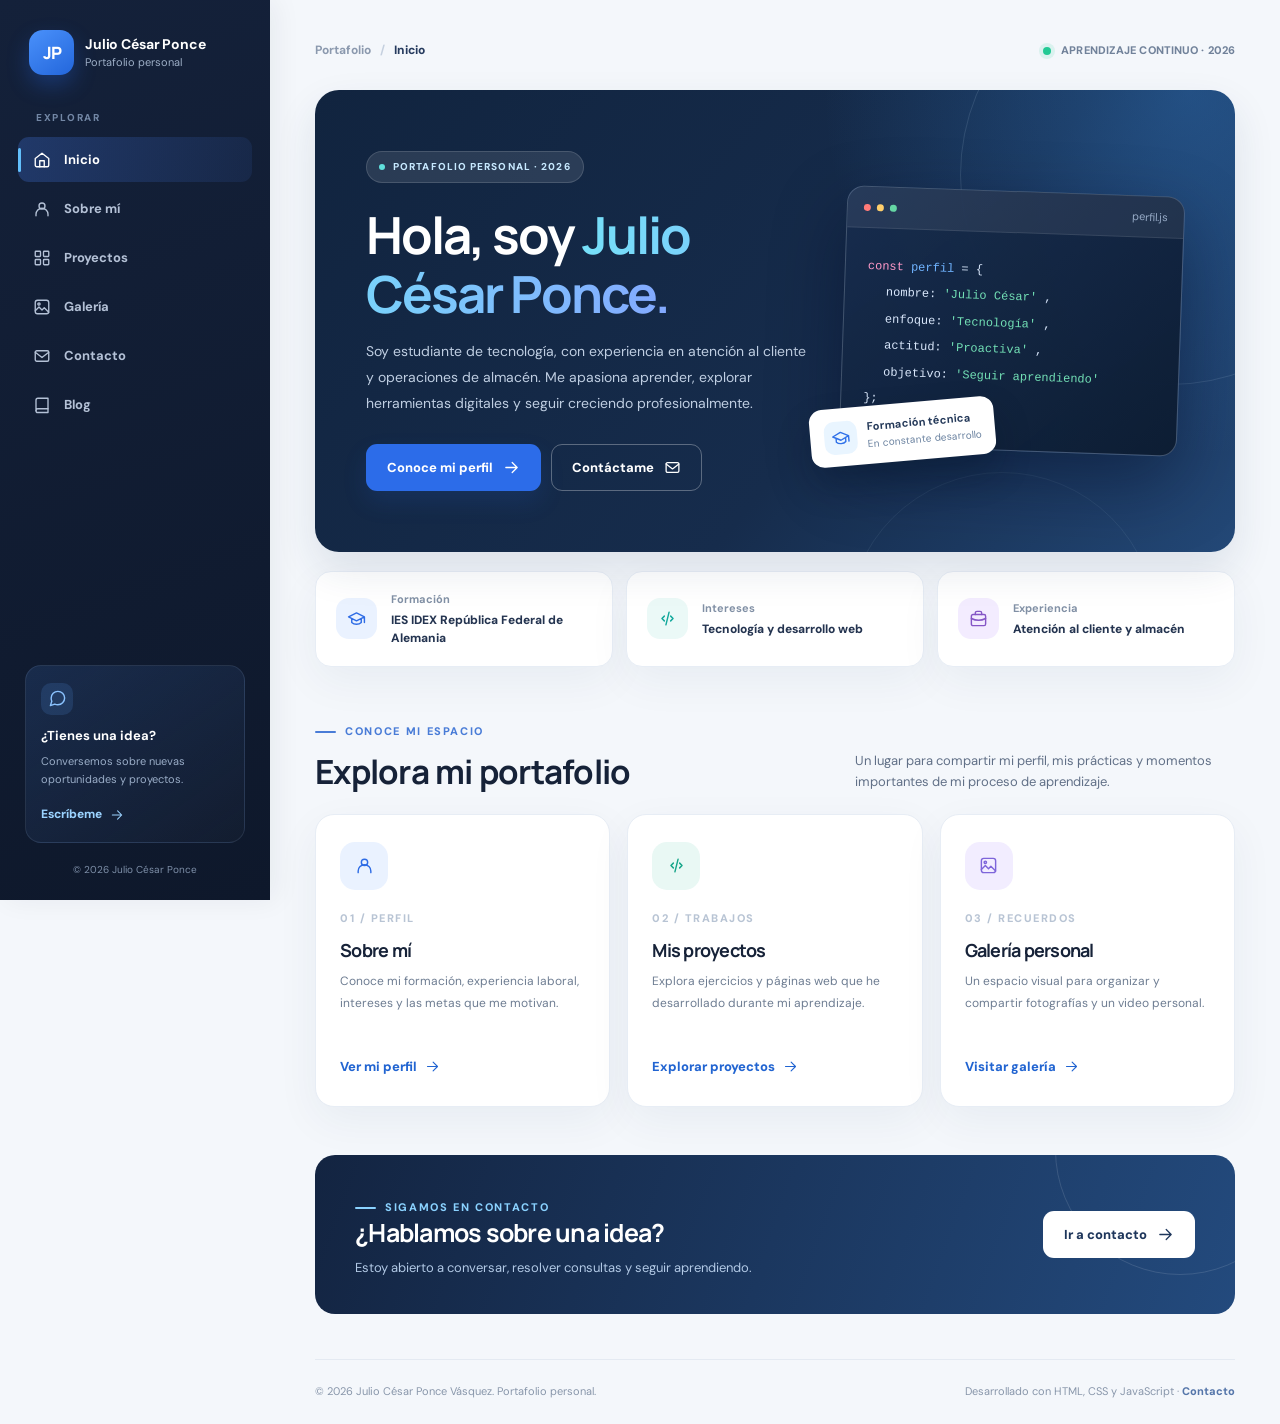
<file: Portafolio_Cesar/Portafolio_Cesar/index.html>
<!DOCTYPE html>
<html lang="es">
<head>
    <meta charset="UTF-8">
    <meta name="viewport" content="width=device-width,initial-scale=1">
    <meta name="description" content="Portafolio personal de Julio César Ponce Vásquez: formación técnica, experiencia, proyectos web, galería y contacto.">
    <meta name="theme-color" content="#14213a">
    <title>Inicio | Julio César Ponce</title>
    <!-- Los estilos se encuentran en un solo archivo compartido. -->
    <link rel="stylesheet" href="estilos.css">

</head>
<body>
    <svg aria-hidden="true" xmlns="http://www.w3.org/2000/svg" style="position:absolute;width:0;height:0;overflow:hidden">
        <symbol id="i-home" viewBox="0 0 24 24" fill="none" stroke="currentColor" stroke-width="1.8" stroke-linecap="round" stroke-linejoin="round">
            <path d="m3 10 9-7 9 7v9a2 2 0 0 1-2 2H5a2 2 0 0 1-2-2z"/>
            <path d="M9 21v-8h6v8"/>
        </symbol>
        <symbol id="i-user" viewBox="0 0 24 24" fill="none" stroke="currentColor" stroke-width="1.8" stroke-linecap="round" stroke-linejoin="round">
            <circle cx="12" cy="8" r="4"/>
            <path d="M4 21v-2a8 8 0 0 1 16 0v2"/>
        </symbol>
        <symbol id="i-briefcase" viewBox="0 0 24 24" fill="none" stroke="currentColor" stroke-width="1.8" stroke-linecap="round" stroke-linejoin="round">
            <rect x="3" y="7" width="18" height="14" rx="2"/>
            <path d="M8 7V5a2 2 0 0 1 2-2h4a2 2 0 0 1 2 2v2M3 12a20 20 0 0 0 18 0"/>
        </symbol>
        <symbol id="i-grid" viewBox="0 0 24 24" fill="none" stroke="currentColor" stroke-width="1.8" stroke-linecap="round" stroke-linejoin="round">
            <rect x="3" y="3" width="7" height="7" rx="1"/>
            <rect x="14" y="3" width="7" height="7" rx="1"/>
            <rect x="3" y="14" width="7" height="7" rx="1"/>
            <rect x="14" y="14" width="7" height="7" rx="1"/>
        </symbol>
        <symbol id="i-image" viewBox="0 0 24 24" fill="none" stroke="currentColor" stroke-width="1.8" stroke-linecap="round" stroke-linejoin="round">
            <rect x="3" y="3" width="18" height="18" rx="3"/>
            <circle cx="8" cy="8" r="1.5"/>
            <path d="m3 17 5-5 4 4 3-3 6 6"/>
        </symbol>
        <symbol id="i-mail" viewBox="0 0 24 24" fill="none" stroke="currentColor" stroke-width="1.8" stroke-linecap="round" stroke-linejoin="round">
            <rect x="3" y="5" width="18" height="14" rx="2"/>
            <path d="m3 7 9 7 9-7"/>
        </symbol>
        <symbol id="i-book" viewBox="0 0 24 24" fill="none" stroke="currentColor" stroke-width="1.8" stroke-linecap="round" stroke-linejoin="round">
            <path d="M4 19.5A2.5 2.5 0 0 1 6.5 17H20V3H6.5A2.5 2.5 0 0 0 4 5.5z"/>
            <path d="M4 19.5A2.5 2.5 0 0 0 6.5 22H20v-5"/>
        </symbol>
        <symbol id="i-arrow" viewBox="0 0 24 24" fill="none" stroke="currentColor" stroke-width="1.8" stroke-linecap="round" stroke-linejoin="round">
            <path d="M4 12h16m-7-7 7 7-7 7"/>
        </symbol>
        <symbol id="i-rightup" viewBox="0 0 24 24" fill="none" stroke="currentColor" stroke-width="1.8" stroke-linecap="round" stroke-linejoin="round">
            <path d="M7 17 17 7M7 7h10v10"/>
        </symbol>
        <symbol id="i-code" viewBox="0 0 24 24" fill="none" stroke="currentColor" stroke-width="1.8" stroke-linecap="round" stroke-linejoin="round">
            <path d="m8 9-3 3 3 3m8-6 3 3-3 3m-6 5 4-16"/>
        </symbol>
        <symbol id="i-graduation" viewBox="0 0 24 24" fill="none" stroke="currentColor" stroke-width="1.8" stroke-linecap="round" stroke-linejoin="round">
            <path d="m2 10 10-5 10 5-10 5-10-5zm4 2v5c3 3 9 3 12 0v-5m4-2v7"/>
        </symbol>
        <symbol id="i-sparkles" viewBox="0 0 24 24" fill="none" stroke="currentColor" stroke-width="1.8" stroke-linecap="round" stroke-linejoin="round">
            <path d="m12 3 2 6 6 2-6 2-2 6-2-6-6-2 6-2zm7 14 .8 2.2L22 20l-2.2.8L19 23l-.8-2.2L16 20l2.2-.8z"/>
        </symbol>
        <symbol id="i-heart" viewBox="0 0 24 24" fill="none" stroke="currentColor" stroke-width="1.8" stroke-linecap="round" stroke-linejoin="round">
            <path d="M20.8 4.6a5.4 5.4 0 0 0-7.6 0L12 5.8l-1.2-1.2a5.4 5.4 0 0 0-7.6 7.6 0 0 0 0 7.6l1.2 1.2L12 21l7.6-7.6 1.2-1.2a5.4 5.4 0 0 0 0-7.6Z"/>
        </symbol>
        <symbol id="i-check" viewBox="0 0 24 24" fill="none" stroke="currentColor" stroke-width="1.8" stroke-linecap="round" stroke-linejoin="round">
            <path d="m5 12 5 5L20 7"/>
        </symbol>
        <symbol id="i-chat" viewBox="0 0 24 24" fill="none" stroke="currentColor" stroke-width="1.8" stroke-linecap="round" stroke-linejoin="round">
            <path d="M21 11.5a8.5 8.5 0 0 1-8.5 8.5 9 9 0 0 1-4-.9L3 21l1.8-5.5a9 9 0 0 1-.8-4A8.5 8.5 0 1 1 21 11.5Z"/>
        </symbol>
        <symbol id="i-calendar" viewBox="0 0 24 24" fill="none" stroke="currentColor" stroke-width="1.8" stroke-linecap="round" stroke-linejoin="round">
            <rect x="3" y="5" width="18" height="16" rx="2"/>
            <path d="M7 3v4m10-4v4M3 10h18"/>
        </symbol>
        <symbol id="i-phone" viewBox="0 0 24 24" fill="none" stroke="currentColor" stroke-width="1.8" stroke-linecap="round" stroke-linejoin="round">
            <path d="M21 16.2v3a2 2 0 0 1-2.2 2 18.5 18.5 0 0 1-8-2.8A18.4 18.4 0 0 1 5 12.6a18.5 18.5 0 0 1-2.8-8A2 2 0 0 1 4.2 2h3a2 2 0 0 1 2 1.7l.5 3a2 2 0 0 1-.6 1.9L7.3 10a15.2 15.2 0 0 0 6.7 6.7l1.4-1.8a2 2 0 0 1 1.9-.6l3 .5a2 2 0 0 1 1.7 2Z"/>
        </symbol>
        <symbol id="i-menu" viewBox="0 0 24 24" fill="none" stroke="currentColor" stroke-width="1.8" stroke-linecap="round" stroke-linejoin="round">
            <path d="M4 7h16M4 12h16M4 17h16"/>
        </symbol>
        <symbol id="i-folder" viewBox="0 0 24 24" fill="none" stroke="currentColor" stroke-width="1.8" stroke-linecap="round" stroke-linejoin="round">
            <path d="M3 7a2 2 0 0 1 2-2h5l2 2h7a2 2 0 0 1 2 2v10a2 2 0 0 1-2 2H5a2 2 0 0 1-2-2z"/>
        </symbol>
        <symbol id="i-play" viewBox="0 0 24 24" fill="none" stroke="currentColor" stroke-width="1.8" stroke-linecap="round" stroke-linejoin="round">
            <path d="m9 6 10 6-10 6z"/>
        </symbol>
        <symbol id="i-send" viewBox="0 0 24 24" fill="none" stroke="currentColor" stroke-width="1.8" stroke-linecap="round" stroke-linejoin="round">
            <path d="m22 2-7 20-4-9-9-4zM22 2 11 13"/>
        </symbol>
        <symbol id="i-bulb" viewBox="0 0 24 24" fill="none" stroke="currentColor" stroke-width="1.8" stroke-linecap="round" stroke-linejoin="round">
            <path d="M9 18h6m-5 4h4m-2-20a7 7 0 0 0-4 12.7c1.2.8 1 2.3 1 3.3h6c0-1-.2-2.5 1-3.3A7 7 0 0 0 12 2Z"/>
        </symbol>
        <symbol id="i-layers" viewBox="0 0 24 24" fill="none" stroke="currentColor" stroke-width="1.8" stroke-linecap="round" stroke-linejoin="round">
            <path d="m12 3 9 5-9 5-9-5zm-9 9 9 5 9-5M3 16l9 5 9-5"/>
        </symbol>
        <symbol id="i-shield" viewBox="0 0 24 24" fill="none" stroke="currentColor" stroke-width="1.8" stroke-linecap="round" stroke-linejoin="round">
            <path d="m12 2 9 4v6c0 5-4 8-9 10-5-2-9-5-9-10V6z"/>
            <path d="m8 12 3 3 5-6"/>
        </symbol>
        <symbol id="i-info" viewBox="0 0 24 24" fill="none" stroke="currentColor" stroke-width="1.8" stroke-linecap="round" stroke-linejoin="round">
            <circle cx="12" cy="12" r="9"/>
            <path d="M12 11v5m0-8h.01"/>
        </symbol>
        <symbol id="i-link" viewBox="0 0 24 24" fill="none" stroke="currentColor" stroke-width="1.8" stroke-linecap="round" stroke-linejoin="round">
            <path d="M10 13a5 5 0 0 0 7.1 0l2-2a5 5 0 0 0-7-7l-1.2 1.2M14 11a5 5 0 0 0-7.1 0l-2 2a5 5 0 0 0 7 7l1.2-1.2"/>
        </symbol>
        <symbol id="i-camera" viewBox="0 0 24 24" fill="none" stroke="currentColor" stroke-width="1.8" stroke-linecap="round" stroke-linejoin="round">
            <path d="M4 7h4l2-3h4l2 3h4a2 2 0 0 1 2 2v10a2 2 0 0 1-2 2H4a2 2 0 0 1-2-2V9a2 2 0 0 1 2-2Z"/>
            <circle cx="12" cy="13" r="4"/>
        </symbol>
        <symbol id="i-clipboard" viewBox="0 0 24 24" fill="none" stroke="currentColor" stroke-width="1.8" stroke-linecap="round" stroke-linejoin="round">
            <rect x="5" y="5" width="14" height="17" rx="2"/>
            <rect x="9" y="2" width="6" height="5" rx="1"/>
            <path d="M9 12h6m-6 4h6"/>
        </symbol>
    </svg>
    <a class="skip-link" href="#principal">Ir al contenido principal</a>
    <div id="navOverlay" class="nav-overlay" aria-hidden="true">
    </div>
    <aside class="sidebar" id="sidebar" aria-label="Navegación principal">
        <a class="brand" href="index.html" aria-label="Julio César Ponce, ir al inicio">
            <span class="brand-mark">JP</span>
            <span class="brand-copy"><strong>Julio César Ponce</strong><span>Portafolio personal</span></span>
        </a>
        <div class="nav-caption">
            EXPLORAR
        </div>
        <nav class="side-nav" aria-label="Secciones">
            <a href="index.html" class="nav-link" aria-current="page"><svg class="icon" aria-hidden="true"><use href="#i-home"></use></svg><span>Inicio</span></a>
            <a href="sobremi.html" class="nav-link" ><svg class="icon" aria-hidden="true"><use href="#i-user"></use></svg><span>Sobre mí</span></a>
            <a href="proyectos.html" class="nav-link" ><svg class="icon" aria-hidden="true"><use href="#i-grid"></use></svg><span>Proyectos</span></a>
            <a href="galeria.html" class="nav-link" ><svg class="icon" aria-hidden="true"><use href="#i-image"></use></svg><span>Galería</span></a>
            <a href="contacto.html" class="nav-link" ><svg class="icon" aria-hidden="true"><use href="#i-mail"></use></svg><span>Contacto</span></a>
            <a href="blog.html" class="nav-link" ><svg class="icon" aria-hidden="true"><use href="#i-book"></use></svg><span>Blog</span></a>
        </nav>
        <div class="sidebar-bottom">
            <div class="sidebar-card">
                <div class="side-card-icon">
                    <svg class="icon" aria-hidden="true"><use href="#i-chat"></use></svg>
                </div>
                <strong>¿Tienes una idea?</strong>
                <p>Conversemos sobre nuevas oportunidades y proyectos.</p>
                <a href="contacto.html">Escríbeme <svg class="icon" aria-hidden="true"><use href="#i-arrow"></use></svg></a>
            </div>
            <p class="sidebar-legal">© 2026 Julio César Ponce</p>
        </div>
    </aside>
    <div class="mobile-head">
        <a class="brand" href="index.html">
            <span class="brand-mark">JP</span>
            <span class="brand-copy"><strong>Julio César Ponce</strong><span>Portafolio personal</span></span>
        </a>
        <button class="menu-toggle" id="menuToggle" type="button" aria-label="Abrir menú" aria-controls="sidebar" aria-expanded="false">
            <svg class="icon" aria-hidden="true"><use href="#i-menu"></use></svg>
        </button>
    </div>
    <div class="page">
        <div class="page-inner">
            <div class="topbar">
                <div class="breadcrumbs">
                    <span>Portafolio</span>
                    <span class="sep">/</span>
                    <strong>Inicio</strong>
                </div>
                <span class="topbar-right"><span class="online-dot"></span>APRENDIZAJE CONTINUO · 2026</span>
            </div>
            <main id="principal">
                <section class="hero" aria-labelledby="hero-title">
                    <div class="hero-text">
                        <span class="hero-kicker"><span class="tiny-dot"></span> PORTAFOLIO PERSONAL · 2026</span>
                        <h1 id="hero-title">Hola, soy <em>Julio César Ponce.</em></h1>
                        <p>
                            Soy estudiante de tecnología, con experiencia en atención al cliente y operaciones de almacén. Me apasiona aprender, explorar herramientas digitales y seguir creciendo profesionalmente.
                        </p>
                        <div class="hero-actions">
                            <a class="btn" href="sobremi.html">Conoce mi perfil <svg class="icon" aria-hidden="true"><use href="#i-arrow"></use></svg></a>
                            <a class="btn btn-ghost" href="contacto.html">Contáctame <svg class="icon" aria-hidden="true"><use href="#i-mail"></use></svg></a>
                        </div>
                    </div>
                    <div class="hero-visual" aria-hidden="true">
                        <div class="code-window">
                            <div class="window-bar">
                                <i class="dot"></i>
                                <i class="dot"></i>
                                <i class="dot"></i>
                                <span>perfil.js</span>
                            </div>
                            <div class="code-lines">
                                <div>
                                    <span class="pink">const</span>
                                    <span class="blue">perfil</span>
                                    = {
                                </div>
                                <div class="indent">
                                    nombre:
                                    <span class="green">'Julio César'</span>
                                    ,
                                </div>
                                <div class="indent">
                                    enfoque:
                                    <span class="green">'Tecnología'</span>
                                    ,
                                </div>
                                <div class="indent">
                                    actitud:
                                    <span class="green">'Proactiva'</span>
                                    ,
                                </div>
                                <div class="indent">
                                    objetivo:
                                    <span class="green">'Seguir aprendiendo'</span>
                                </div>
                                <div>
                                    };
                                </div>
                            </div>
                        </div>
                        <div class="floating-badge">
                            <div class="badge-circle">
                                <svg class="icon" aria-hidden="true"><use href="#i-graduation"></use></svg>
                            </div>
                            <div>
                                <strong>Formación técnica</strong>
                                <span>En constante desarrollo</span>
                            </div>
                        </div>
                    </div>
                </section>
                <section class="fact-row" aria-label="Información destacada">
                    <div class="fact">
                        <div class="fact-icon">
                            <svg class="icon" aria-hidden="true"><use href="#i-graduation"></use></svg>
                        </div>
                        <div>
                            <small>Formación</small>
                            <strong>IES IDEX República Federal de Alemania</strong>
                        </div>
                    </div>
                    <div class="fact">
                        <div class="fact-icon">
                            <svg class="icon" aria-hidden="true"><use href="#i-code"></use></svg>
                        </div>
                        <div>
                            <small>Intereses</small>
                            <strong>Tecnología y desarrollo web</strong>
                        </div>
                    </div>
                    <div class="fact">
                        <div class="fact-icon">
                            <svg class="icon" aria-hidden="true"><use href="#i-briefcase"></use></svg>
                        </div>
                        <div>
                            <small>Experiencia</small>
                            <strong>Atención al cliente y almacén</strong>
                        </div>
                    </div>
                </section>
                <section class="section" aria-labelledby="explorar">
                    <div class="section-heading">
                        <div>
                            <span class="eyebrow">CONOCE MI ESPACIO</span>
                            <h2 id="explorar">Explora mi portafolio</h2>
                        </div>
                        <p>Un lugar para compartir mi perfil, mis prácticas y momentos importantes de mi proceso de aprendizaje.</p>
                    </div>
                    <div class="card-grid">
                        <a class="feature-card" href="sobremi.html">
                            <span class="service-icon"><svg class="icon" aria-hidden="true"><use href="#i-user"></use></svg></span>
                            <span class="feature-number">01 / PERFIL</span>
                            <h3>Sobre mí</h3>
                            <p>Conoce mi formación, experiencia laboral, intereses y las metas que me motivan.</p>
                            <span class="text-link">Ver mi perfil <svg class="icon" aria-hidden="true"><use href="#i-arrow"></use></svg></span>
                        </a>
                        <a class="feature-card" href="proyectos.html">
                            <span class="service-icon"><svg class="icon" aria-hidden="true"><use href="#i-code"></use></svg></span>
                            <span class="feature-number">02 / TRABAJOS</span>
                            <h3>Mis proyectos</h3>
                            <p>Explora ejercicios y páginas web que he desarrollado durante mi aprendizaje.</p>
                            <span class="text-link">Explorar proyectos <svg class="icon" aria-hidden="true"><use href="#i-arrow"></use></svg></span>
                        </a>
                        <a class="feature-card" href="galeria.html">
                            <span class="service-icon"><svg class="icon" aria-hidden="true"><use href="#i-image"></use></svg></span>
                            <span class="feature-number">03 / RECUERDOS</span>
                            <h3>Galería personal</h3>
                            <p>Un espacio visual para organizar y compartir fotografías y un video personal.</p>
                            <span class="text-link">Visitar galería <svg class="icon" aria-hidden="true"><use href="#i-arrow"></use></svg></span>
                        </a>
                    </div>
                </section>
                <section class="section">
                    <div class="cta-banner">
                        <div>
                            <span class="eyebrow" style="color:#8ad2ff">SIGAMOS EN CONTACTO</span>
                            <h2>¿Hablamos sobre una idea?</h2>
                            <p>Estoy abierto a conversar, resolver consultas y seguir aprendiendo.</p>
                        </div>
                        <a class="btn btn-light" href="contacto.html">Ir a contacto <svg class="icon" aria-hidden="true"><use href="#i-arrow"></use></svg></a>
                    </div>
                </section>
            </main>
            <footer class="footer">
                <span>© 2026 Julio César Ponce Vásquez. Portafolio personal.</span>
                <span>Desarrollado con HTML, CSS y JavaScript · <a href="contacto.html">Contacto</a></span>
            </footer>
        </div>
    </div>
    <script src="funciones.js" defer></script>
</body>
</html>
</file>
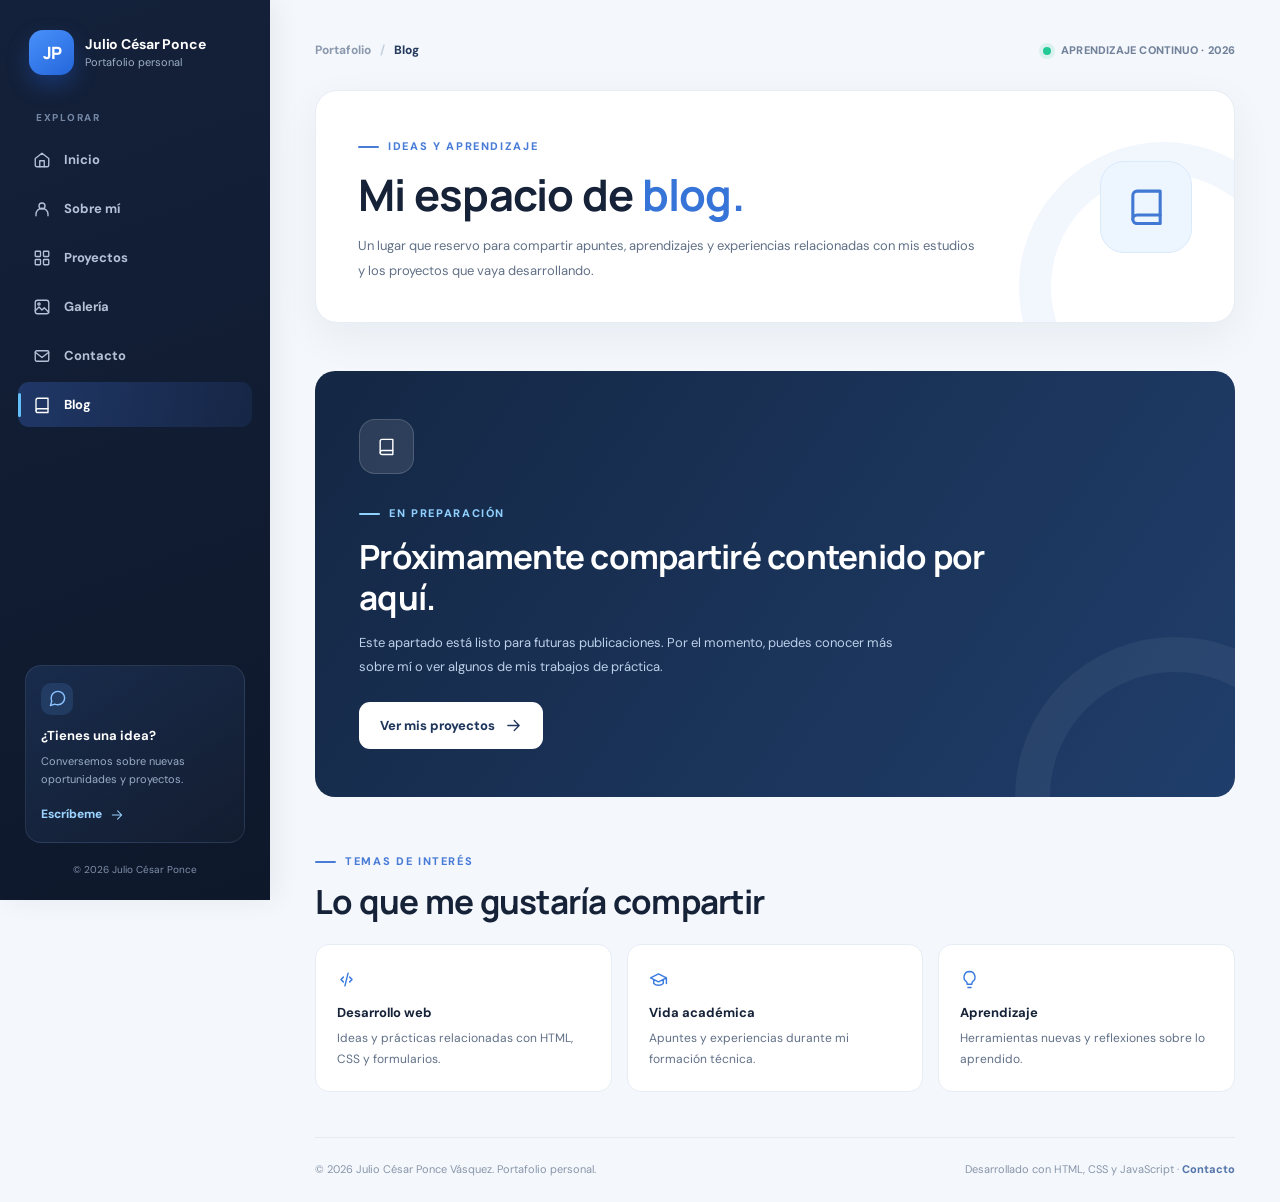
<file: Portafolio_Cesar/Portafolio_Cesar/blog.html>
<!DOCTYPE html>
<html lang="es">
<head>
    <meta charset="UTF-8">
    <meta name="viewport" content="width=device-width,initial-scale=1">
    <meta name="description" content="Espacio de blog personal de Julio César Ponce, próximamente con contenido sobre estudios y desarrollo web.">
    <meta name="theme-color" content="#14213a">
    <title>Blog | Julio César Ponce</title>
    <!-- Los estilos se encuentran en un solo archivo compartido. -->
    <link rel="stylesheet" href="estilos.css">

</head>
<body>
    <svg aria-hidden="true" xmlns="http://www.w3.org/2000/svg" style="position:absolute;width:0;height:0;overflow:hidden">
        <symbol id="i-home" viewBox="0 0 24 24" fill="none" stroke="currentColor" stroke-width="1.8" stroke-linecap="round" stroke-linejoin="round">
            <path d="m3 10 9-7 9 7v9a2 2 0 0 1-2 2H5a2 2 0 0 1-2-2z"/>
            <path d="M9 21v-8h6v8"/>
        </symbol>
        <symbol id="i-user" viewBox="0 0 24 24" fill="none" stroke="currentColor" stroke-width="1.8" stroke-linecap="round" stroke-linejoin="round">
            <circle cx="12" cy="8" r="4"/>
            <path d="M4 21v-2a8 8 0 0 1 16 0v2"/>
        </symbol>
        <symbol id="i-briefcase" viewBox="0 0 24 24" fill="none" stroke="currentColor" stroke-width="1.8" stroke-linecap="round" stroke-linejoin="round">
            <rect x="3" y="7" width="18" height="14" rx="2"/>
            <path d="M8 7V5a2 2 0 0 1 2-2h4a2 2 0 0 1 2 2v2M3 12a20 20 0 0 0 18 0"/>
        </symbol>
        <symbol id="i-grid" viewBox="0 0 24 24" fill="none" stroke="currentColor" stroke-width="1.8" stroke-linecap="round" stroke-linejoin="round">
            <rect x="3" y="3" width="7" height="7" rx="1"/>
            <rect x="14" y="3" width="7" height="7" rx="1"/>
            <rect x="3" y="14" width="7" height="7" rx="1"/>
            <rect x="14" y="14" width="7" height="7" rx="1"/>
        </symbol>
        <symbol id="i-image" viewBox="0 0 24 24" fill="none" stroke="currentColor" stroke-width="1.8" stroke-linecap="round" stroke-linejoin="round">
            <rect x="3" y="3" width="18" height="18" rx="3"/>
            <circle cx="8" cy="8" r="1.5"/>
            <path d="m3 17 5-5 4 4 3-3 6 6"/>
        </symbol>
        <symbol id="i-mail" viewBox="0 0 24 24" fill="none" stroke="currentColor" stroke-width="1.8" stroke-linecap="round" stroke-linejoin="round">
            <rect x="3" y="5" width="18" height="14" rx="2"/>
            <path d="m3 7 9 7 9-7"/>
        </symbol>
        <symbol id="i-book" viewBox="0 0 24 24" fill="none" stroke="currentColor" stroke-width="1.8" stroke-linecap="round" stroke-linejoin="round">
            <path d="M4 19.5A2.5 2.5 0 0 1 6.5 17H20V3H6.5A2.5 2.5 0 0 0 4 5.5z"/>
            <path d="M4 19.5A2.5 2.5 0 0 0 6.5 22H20v-5"/>
        </symbol>
        <symbol id="i-arrow" viewBox="0 0 24 24" fill="none" stroke="currentColor" stroke-width="1.8" stroke-linecap="round" stroke-linejoin="round">
            <path d="M4 12h16m-7-7 7 7-7 7"/>
        </symbol>
        <symbol id="i-rightup" viewBox="0 0 24 24" fill="none" stroke="currentColor" stroke-width="1.8" stroke-linecap="round" stroke-linejoin="round">
            <path d="M7 17 17 7M7 7h10v10"/>
        </symbol>
        <symbol id="i-code" viewBox="0 0 24 24" fill="none" stroke="currentColor" stroke-width="1.8" stroke-linecap="round" stroke-linejoin="round">
            <path d="m8 9-3 3 3 3m8-6 3 3-3 3m-6 5 4-16"/>
        </symbol>
        <symbol id="i-graduation" viewBox="0 0 24 24" fill="none" stroke="currentColor" stroke-width="1.8" stroke-linecap="round" stroke-linejoin="round">
            <path d="m2 10 10-5 10 5-10 5-10-5zm4 2v5c3 3 9 3 12 0v-5m4-2v7"/>
        </symbol>
        <symbol id="i-sparkles" viewBox="0 0 24 24" fill="none" stroke="currentColor" stroke-width="1.8" stroke-linecap="round" stroke-linejoin="round">
            <path d="m12 3 2 6 6 2-6 2-2 6-2-6-6-2 6-2zm7 14 .8 2.2L22 20l-2.2.8L19 23l-.8-2.2L16 20l2.2-.8z"/>
        </symbol>
        <symbol id="i-heart" viewBox="0 0 24 24" fill="none" stroke="currentColor" stroke-width="1.8" stroke-linecap="round" stroke-linejoin="round">
            <path d="M20.8 4.6a5.4 5.4 0 0 0-7.6 0L12 5.8l-1.2-1.2a5.4 5.4 0 0 0-7.6 7.6 0 0 0 0 7.6l1.2 1.2L12 21l7.6-7.6 1.2-1.2a5.4 5.4 0 0 0 0-7.6Z"/>
        </symbol>
        <symbol id="i-check" viewBox="0 0 24 24" fill="none" stroke="currentColor" stroke-width="1.8" stroke-linecap="round" stroke-linejoin="round">
            <path d="m5 12 5 5L20 7"/>
        </symbol>
        <symbol id="i-chat" viewBox="0 0 24 24" fill="none" stroke="currentColor" stroke-width="1.8" stroke-linecap="round" stroke-linejoin="round">
            <path d="M21 11.5a8.5 8.5 0 0 1-8.5 8.5 9 9 0 0 1-4-.9L3 21l1.8-5.5a9 9 0 0 1-.8-4A8.5 8.5 0 1 1 21 11.5Z"/>
        </symbol>
        <symbol id="i-calendar" viewBox="0 0 24 24" fill="none" stroke="currentColor" stroke-width="1.8" stroke-linecap="round" stroke-linejoin="round">
            <rect x="3" y="5" width="18" height="16" rx="2"/>
            <path d="M7 3v4m10-4v4M3 10h18"/>
        </symbol>
        <symbol id="i-phone" viewBox="0 0 24 24" fill="none" stroke="currentColor" stroke-width="1.8" stroke-linecap="round" stroke-linejoin="round">
            <path d="M21 16.2v3a2 2 0 0 1-2.2 2 18.5 18.5 0 0 1-8-2.8A18.4 18.4 0 0 1 5 12.6a18.5 18.5 0 0 1-2.8-8A2 2 0 0 1 4.2 2h3a2 2 0 0 1 2 1.7l.5 3a2 2 0 0 1-.6 1.9L7.3 10a15.2 15.2 0 0 0 6.7 6.7l1.4-1.8a2 2 0 0 1 1.9-.6l3 .5a2 2 0 0 1 1.7 2Z"/>
        </symbol>
        <symbol id="i-menu" viewBox="0 0 24 24" fill="none" stroke="currentColor" stroke-width="1.8" stroke-linecap="round" stroke-linejoin="round">
            <path d="M4 7h16M4 12h16M4 17h16"/>
        </symbol>
        <symbol id="i-folder" viewBox="0 0 24 24" fill="none" stroke="currentColor" stroke-width="1.8" stroke-linecap="round" stroke-linejoin="round">
            <path d="M3 7a2 2 0 0 1 2-2h5l2 2h7a2 2 0 0 1 2 2v10a2 2 0 0 1-2 2H5a2 2 0 0 1-2-2z"/>
        </symbol>
        <symbol id="i-play" viewBox="0 0 24 24" fill="none" stroke="currentColor" stroke-width="1.8" stroke-linecap="round" stroke-linejoin="round">
            <path d="m9 6 10 6-10 6z"/>
        </symbol>
        <symbol id="i-send" viewBox="0 0 24 24" fill="none" stroke="currentColor" stroke-width="1.8" stroke-linecap="round" stroke-linejoin="round">
            <path d="m22 2-7 20-4-9-9-4zM22 2 11 13"/>
        </symbol>
        <symbol id="i-bulb" viewBox="0 0 24 24" fill="none" stroke="currentColor" stroke-width="1.8" stroke-linecap="round" stroke-linejoin="round">
            <path d="M9 18h6m-5 4h4m-2-20a7 7 0 0 0-4 12.7c1.2.8 1 2.3 1 3.3h6c0-1-.2-2.5 1-3.3A7 7 0 0 0 12 2Z"/>
        </symbol>
        <symbol id="i-layers" viewBox="0 0 24 24" fill="none" stroke="currentColor" stroke-width="1.8" stroke-linecap="round" stroke-linejoin="round">
            <path d="m12 3 9 5-9 5-9-5zm-9 9 9 5 9-5M3 16l9 5 9-5"/>
        </symbol>
        <symbol id="i-shield" viewBox="0 0 24 24" fill="none" stroke="currentColor" stroke-width="1.8" stroke-linecap="round" stroke-linejoin="round">
            <path d="m12 2 9 4v6c0 5-4 8-9 10-5-2-9-5-9-10V6z"/>
            <path d="m8 12 3 3 5-6"/>
        </symbol>
        <symbol id="i-info" viewBox="0 0 24 24" fill="none" stroke="currentColor" stroke-width="1.8" stroke-linecap="round" stroke-linejoin="round">
            <circle cx="12" cy="12" r="9"/>
            <path d="M12 11v5m0-8h.01"/>
        </symbol>
        <symbol id="i-link" viewBox="0 0 24 24" fill="none" stroke="currentColor" stroke-width="1.8" stroke-linecap="round" stroke-linejoin="round">
            <path d="M10 13a5 5 0 0 0 7.1 0l2-2a5 5 0 0 0-7-7l-1.2 1.2M14 11a5 5 0 0 0-7.1 0l-2 2a5 5 0 0 0 7 7l1.2-1.2"/>
        </symbol>
        <symbol id="i-camera" viewBox="0 0 24 24" fill="none" stroke="currentColor" stroke-width="1.8" stroke-linecap="round" stroke-linejoin="round">
            <path d="M4 7h4l2-3h4l2 3h4a2 2 0 0 1 2 2v10a2 2 0 0 1-2 2H4a2 2 0 0 1-2-2V9a2 2 0 0 1 2-2Z"/>
            <circle cx="12" cy="13" r="4"/>
        </symbol>
        <symbol id="i-clipboard" viewBox="0 0 24 24" fill="none" stroke="currentColor" stroke-width="1.8" stroke-linecap="round" stroke-linejoin="round">
            <rect x="5" y="5" width="14" height="17" rx="2"/>
            <rect x="9" y="2" width="6" height="5" rx="1"/>
            <path d="M9 12h6m-6 4h6"/>
        </symbol>
    </svg>
    <a class="skip-link" href="#principal">Ir al contenido principal</a>
    <div id="navOverlay" class="nav-overlay" aria-hidden="true">
    </div>
    <aside class="sidebar" id="sidebar" aria-label="Navegación principal">
        <a class="brand" href="index.html" aria-label="Julio César Ponce, ir al inicio">
            <span class="brand-mark">JP</span>
            <span class="brand-copy"><strong>Julio César Ponce</strong><span>Portafolio personal</span></span>
        </a>
        <div class="nav-caption">
            EXPLORAR
        </div>
        <nav class="side-nav" aria-label="Secciones">
            <a href="index.html" class="nav-link" ><svg class="icon" aria-hidden="true"><use href="#i-home"></use></svg><span>Inicio</span></a>
            <a href="sobremi.html" class="nav-link" ><svg class="icon" aria-hidden="true"><use href="#i-user"></use></svg><span>Sobre mí</span></a>
            <a href="proyectos.html" class="nav-link" ><svg class="icon" aria-hidden="true"><use href="#i-grid"></use></svg><span>Proyectos</span></a>
            <a href="galeria.html" class="nav-link" ><svg class="icon" aria-hidden="true"><use href="#i-image"></use></svg><span>Galería</span></a>
            <a href="contacto.html" class="nav-link" ><svg class="icon" aria-hidden="true"><use href="#i-mail"></use></svg><span>Contacto</span></a>
            <a href="blog.html" class="nav-link" aria-current="page"><svg class="icon" aria-hidden="true"><use href="#i-book"></use></svg><span>Blog</span></a>
        </nav>
        <div class="sidebar-bottom">
            <div class="sidebar-card">
                <div class="side-card-icon">
                    <svg class="icon" aria-hidden="true"><use href="#i-chat"></use></svg>
                </div>
                <strong>¿Tienes una idea?</strong>
                <p>Conversemos sobre nuevas oportunidades y proyectos.</p>
                <a href="contacto.html">Escríbeme <svg class="icon" aria-hidden="true"><use href="#i-arrow"></use></svg></a>
            </div>
            <p class="sidebar-legal">© 2026 Julio César Ponce</p>
        </div>
    </aside>
    <div class="mobile-head">
        <a class="brand" href="index.html">
            <span class="brand-mark">JP</span>
            <span class="brand-copy"><strong>Julio César Ponce</strong><span>Portafolio personal</span></span>
        </a>
        <button class="menu-toggle" id="menuToggle" type="button" aria-label="Abrir menú" aria-controls="sidebar" aria-expanded="false">
            <svg class="icon" aria-hidden="true"><use href="#i-menu"></use></svg>
        </button>
    </div>
    <div class="page">
        <div class="page-inner">
            <div class="topbar">
                <div class="breadcrumbs">
                    <span>Portafolio</span>
                    <span class="sep">/</span>
                    <strong>Blog</strong>
                </div>
                <span class="topbar-right"><span class="online-dot"></span>APRENDIZAJE CONTINUO · 2026</span>
            </div>
            <main id="principal">
                <section class="page-banner">
                    <div class="page-banner-content">
                        <span class="eyebrow">IDEAS Y APRENDIZAJE</span>
                        <h1>Mi espacio de <span style="color:#3774d7">blog.</span></h1>
                        <p>Un lugar que reservo para compartir apuntes, aprendizajes y experiencias relacionadas con mis estudios y los proyectos que vaya desarrollando.</p>
                    </div>
                    <div class="banner-chip">
                        <svg class="icon" aria-hidden="true"><use href="#i-book"></use></svg>
                    </div>
                </section>
                <section class="section">
                    <div class="coming-soon">
                        <div class="soon-icon">
                            <svg class="icon" aria-hidden="true"><use href="#i-book"></use></svg>
                        </div>
                        <span class="eyebrow" style="color:#91d1ff">EN PREPARACIÓN</span>
                        <h2 style="margin-top:13px">Próximamente compartiré contenido por aquí.</h2>
                        <p>Este apartado está listo para futuras publicaciones. Por el momento, puedes conocer más sobre mí o ver algunos de mis trabajos de práctica.</p>
                        <a class="btn btn-light" href="proyectos.html">Ver mis proyectos <svg class="icon" aria-hidden="true"><use href="#i-arrow"></use></svg></a>
                    </div>
                </section>
                <section class="section">
                    <div class="section-heading">
                        <div>
                            <span class="eyebrow">TEMAS DE INTERÉS</span>
                            <h2>Lo que me gustaría compartir</h2>
                        </div>
                    </div>
                    <div class="topics">
                        <article class="topic">
                            <svg class="icon" aria-hidden="true"><use href="#i-code"></use></svg>
                            <strong>Desarrollo web</strong>
                            <p>Ideas y prácticas relacionadas con HTML, CSS y formularios.</p>
                        </article>
                        <article class="topic">
                            <svg class="icon" aria-hidden="true"><use href="#i-graduation"></use></svg>
                            <strong>Vida académica</strong>
                            <p>Apuntes y experiencias durante mi formación técnica.</p>
                        </article>
                        <article class="topic">
                            <svg class="icon" aria-hidden="true"><use href="#i-bulb"></use></svg>
                            <strong>Aprendizaje</strong>
                            <p>Herramientas nuevas y reflexiones sobre lo aprendido.</p>
                        </article>
                    </div>
                </section>
            </main>
            <footer class="footer">
                <span>© 2026 Julio César Ponce Vásquez. Portafolio personal.</span>
                <span>Desarrollado con HTML, CSS y JavaScript · <a href="contacto.html">Contacto</a></span>
            </footer>
        </div>
    </div>
    <script src="funciones.js" defer></script>
</body>
</html>
</file>
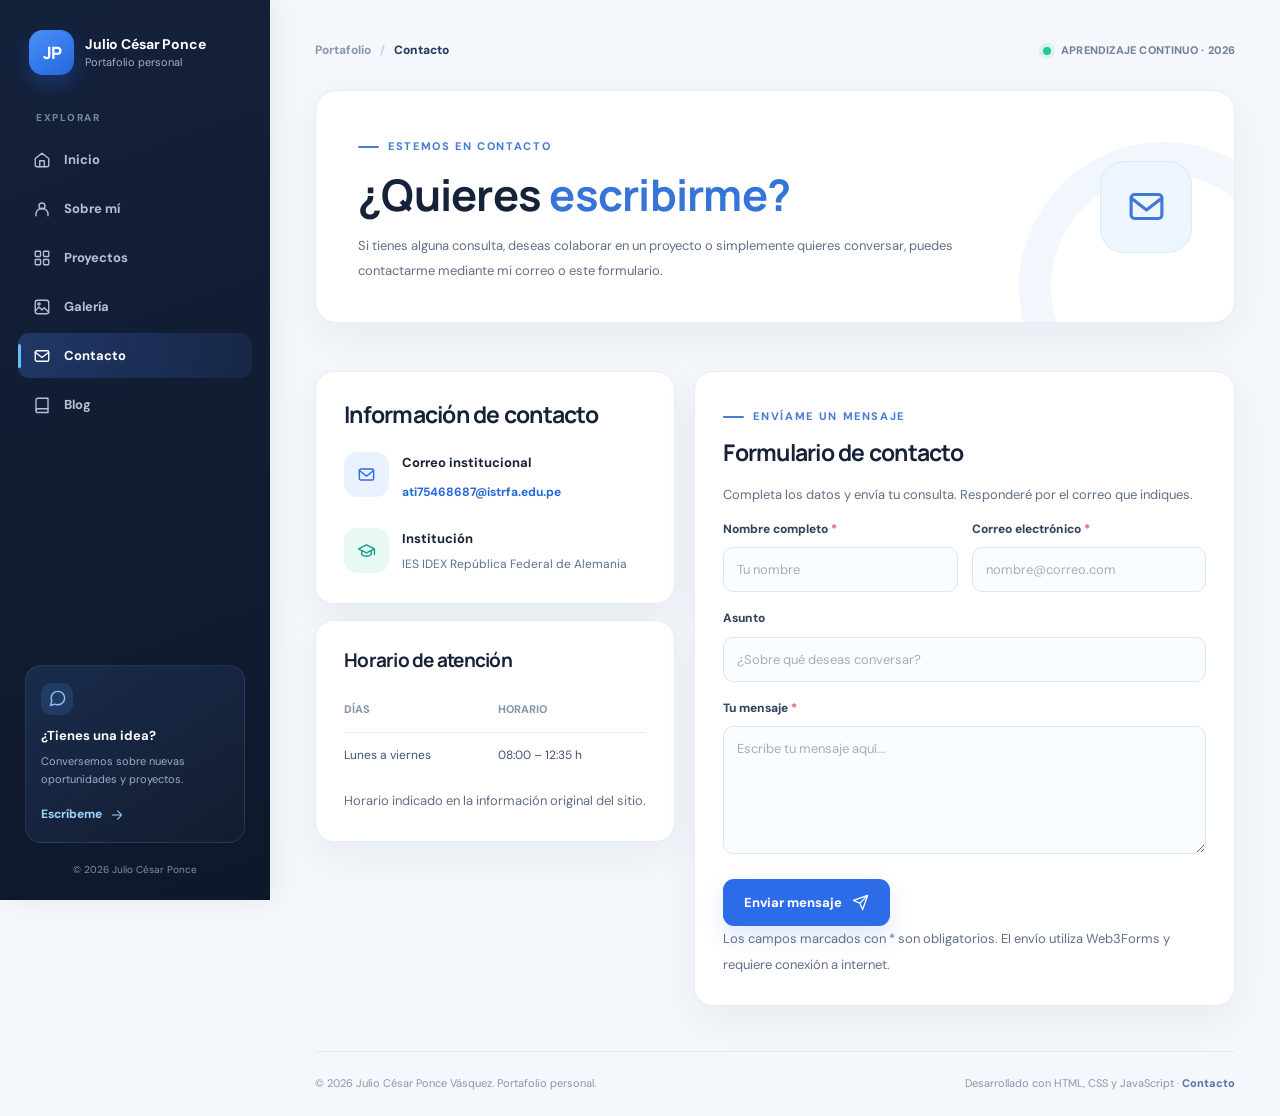
<file: Portafolio_Cesar/Portafolio_Cesar/contacto.html>
<!DOCTYPE html>
<html lang="es">
<head>
    <meta charset="UTF-8">
    <meta name="viewport" content="width=device-width,initial-scale=1">
    <meta name="description" content="Contacto de Julio César Ponce con correo institucional, horario de atención y formulario.">
    <meta name="theme-color" content="#14213a">
    <title>Contacto | Julio César Ponce</title>
    <!-- Los estilos se encuentran en un solo archivo compartido. -->
    <link rel="stylesheet" href="estilos.css">

</head>
<body>
    <svg aria-hidden="true" xmlns="http://www.w3.org/2000/svg" style="position:absolute;width:0;height:0;overflow:hidden">
        <symbol id="i-home" viewBox="0 0 24 24" fill="none" stroke="currentColor" stroke-width="1.8" stroke-linecap="round" stroke-linejoin="round">
            <path d="m3 10 9-7 9 7v9a2 2 0 0 1-2 2H5a2 2 0 0 1-2-2z"/>
            <path d="M9 21v-8h6v8"/>
        </symbol>
        <symbol id="i-user" viewBox="0 0 24 24" fill="none" stroke="currentColor" stroke-width="1.8" stroke-linecap="round" stroke-linejoin="round">
            <circle cx="12" cy="8" r="4"/>
            <path d="M4 21v-2a8 8 0 0 1 16 0v2"/>
        </symbol>
        <symbol id="i-briefcase" viewBox="0 0 24 24" fill="none" stroke="currentColor" stroke-width="1.8" stroke-linecap="round" stroke-linejoin="round">
            <rect x="3" y="7" width="18" height="14" rx="2"/>
            <path d="M8 7V5a2 2 0 0 1 2-2h4a2 2 0 0 1 2 2v2M3 12a20 20 0 0 0 18 0"/>
        </symbol>
        <symbol id="i-grid" viewBox="0 0 24 24" fill="none" stroke="currentColor" stroke-width="1.8" stroke-linecap="round" stroke-linejoin="round">
            <rect x="3" y="3" width="7" height="7" rx="1"/>
            <rect x="14" y="3" width="7" height="7" rx="1"/>
            <rect x="3" y="14" width="7" height="7" rx="1"/>
            <rect x="14" y="14" width="7" height="7" rx="1"/>
        </symbol>
        <symbol id="i-image" viewBox="0 0 24 24" fill="none" stroke="currentColor" stroke-width="1.8" stroke-linecap="round" stroke-linejoin="round">
            <rect x="3" y="3" width="18" height="18" rx="3"/>
            <circle cx="8" cy="8" r="1.5"/>
            <path d="m3 17 5-5 4 4 3-3 6 6"/>
        </symbol>
        <symbol id="i-mail" viewBox="0 0 24 24" fill="none" stroke="currentColor" stroke-width="1.8" stroke-linecap="round" stroke-linejoin="round">
            <rect x="3" y="5" width="18" height="14" rx="2"/>
            <path d="m3 7 9 7 9-7"/>
        </symbol>
        <symbol id="i-book" viewBox="0 0 24 24" fill="none" stroke="currentColor" stroke-width="1.8" stroke-linecap="round" stroke-linejoin="round">
            <path d="M4 19.5A2.5 2.5 0 0 1 6.5 17H20V3H6.5A2.5 2.5 0 0 0 4 5.5z"/>
            <path d="M4 19.5A2.5 2.5 0 0 0 6.5 22H20v-5"/>
        </symbol>
        <symbol id="i-arrow" viewBox="0 0 24 24" fill="none" stroke="currentColor" stroke-width="1.8" stroke-linecap="round" stroke-linejoin="round">
            <path d="M4 12h16m-7-7 7 7-7 7"/>
        </symbol>
        <symbol id="i-rightup" viewBox="0 0 24 24" fill="none" stroke="currentColor" stroke-width="1.8" stroke-linecap="round" stroke-linejoin="round">
            <path d="M7 17 17 7M7 7h10v10"/>
        </symbol>
        <symbol id="i-code" viewBox="0 0 24 24" fill="none" stroke="currentColor" stroke-width="1.8" stroke-linecap="round" stroke-linejoin="round">
            <path d="m8 9-3 3 3 3m8-6 3 3-3 3m-6 5 4-16"/>
        </symbol>
        <symbol id="i-graduation" viewBox="0 0 24 24" fill="none" stroke="currentColor" stroke-width="1.8" stroke-linecap="round" stroke-linejoin="round">
            <path d="m2 10 10-5 10 5-10 5-10-5zm4 2v5c3 3 9 3 12 0v-5m4-2v7"/>
        </symbol>
        <symbol id="i-sparkles" viewBox="0 0 24 24" fill="none" stroke="currentColor" stroke-width="1.8" stroke-linecap="round" stroke-linejoin="round">
            <path d="m12 3 2 6 6 2-6 2-2 6-2-6-6-2 6-2zm7 14 .8 2.2L22 20l-2.2.8L19 23l-.8-2.2L16 20l2.2-.8z"/>
        </symbol>
        <symbol id="i-heart" viewBox="0 0 24 24" fill="none" stroke="currentColor" stroke-width="1.8" stroke-linecap="round" stroke-linejoin="round">
            <path d="M20.8 4.6a5.4 5.4 0 0 0-7.6 0L12 5.8l-1.2-1.2a5.4 5.4 0 0 0-7.6 7.6 0 0 0 0 7.6l1.2 1.2L12 21l7.6-7.6 1.2-1.2a5.4 5.4 0 0 0 0-7.6Z"/>
        </symbol>
        <symbol id="i-check" viewBox="0 0 24 24" fill="none" stroke="currentColor" stroke-width="1.8" stroke-linecap="round" stroke-linejoin="round">
            <path d="m5 12 5 5L20 7"/>
        </symbol>
        <symbol id="i-chat" viewBox="0 0 24 24" fill="none" stroke="currentColor" stroke-width="1.8" stroke-linecap="round" stroke-linejoin="round">
            <path d="M21 11.5a8.5 8.5 0 0 1-8.5 8.5 9 9 0 0 1-4-.9L3 21l1.8-5.5a9 9 0 0 1-.8-4A8.5 8.5 0 1 1 21 11.5Z"/>
        </symbol>
        <symbol id="i-calendar" viewBox="0 0 24 24" fill="none" stroke="currentColor" stroke-width="1.8" stroke-linecap="round" stroke-linejoin="round">
            <rect x="3" y="5" width="18" height="16" rx="2"/>
            <path d="M7 3v4m10-4v4M3 10h18"/>
        </symbol>
        <symbol id="i-phone" viewBox="0 0 24 24" fill="none" stroke="currentColor" stroke-width="1.8" stroke-linecap="round" stroke-linejoin="round">
            <path d="M21 16.2v3a2 2 0 0 1-2.2 2 18.5 18.5 0 0 1-8-2.8A18.4 18.4 0 0 1 5 12.6a18.5 18.5 0 0 1-2.8-8A2 2 0 0 1 4.2 2h3a2 2 0 0 1 2 1.7l.5 3a2 2 0 0 1-.6 1.9L7.3 10a15.2 15.2 0 0 0 6.7 6.7l1.4-1.8a2 2 0 0 1 1.9-.6l3 .5a2 2 0 0 1 1.7 2Z"/>
        </symbol>
        <symbol id="i-menu" viewBox="0 0 24 24" fill="none" stroke="currentColor" stroke-width="1.8" stroke-linecap="round" stroke-linejoin="round">
            <path d="M4 7h16M4 12h16M4 17h16"/>
        </symbol>
        <symbol id="i-folder" viewBox="0 0 24 24" fill="none" stroke="currentColor" stroke-width="1.8" stroke-linecap="round" stroke-linejoin="round">
            <path d="M3 7a2 2 0 0 1 2-2h5l2 2h7a2 2 0 0 1 2 2v10a2 2 0 0 1-2 2H5a2 2 0 0 1-2-2z"/>
        </symbol>
        <symbol id="i-play" viewBox="0 0 24 24" fill="none" stroke="currentColor" stroke-width="1.8" stroke-linecap="round" stroke-linejoin="round">
            <path d="m9 6 10 6-10 6z"/>
        </symbol>
        <symbol id="i-send" viewBox="0 0 24 24" fill="none" stroke="currentColor" stroke-width="1.8" stroke-linecap="round" stroke-linejoin="round">
            <path d="m22 2-7 20-4-9-9-4zM22 2 11 13"/>
        </symbol>
        <symbol id="i-bulb" viewBox="0 0 24 24" fill="none" stroke="currentColor" stroke-width="1.8" stroke-linecap="round" stroke-linejoin="round">
            <path d="M9 18h6m-5 4h4m-2-20a7 7 0 0 0-4 12.7c1.2.8 1 2.3 1 3.3h6c0-1-.2-2.5 1-3.3A7 7 0 0 0 12 2Z"/>
        </symbol>
        <symbol id="i-layers" viewBox="0 0 24 24" fill="none" stroke="currentColor" stroke-width="1.8" stroke-linecap="round" stroke-linejoin="round">
            <path d="m12 3 9 5-9 5-9-5zm-9 9 9 5 9-5M3 16l9 5 9-5"/>
        </symbol>
        <symbol id="i-shield" viewBox="0 0 24 24" fill="none" stroke="currentColor" stroke-width="1.8" stroke-linecap="round" stroke-linejoin="round">
            <path d="m12 2 9 4v6c0 5-4 8-9 10-5-2-9-5-9-10V6z"/>
            <path d="m8 12 3 3 5-6"/>
        </symbol>
        <symbol id="i-info" viewBox="0 0 24 24" fill="none" stroke="currentColor" stroke-width="1.8" stroke-linecap="round" stroke-linejoin="round">
            <circle cx="12" cy="12" r="9"/>
            <path d="M12 11v5m0-8h.01"/>
        </symbol>
        <symbol id="i-link" viewBox="0 0 24 24" fill="none" stroke="currentColor" stroke-width="1.8" stroke-linecap="round" stroke-linejoin="round">
            <path d="M10 13a5 5 0 0 0 7.1 0l2-2a5 5 0 0 0-7-7l-1.2 1.2M14 11a5 5 0 0 0-7.1 0l-2 2a5 5 0 0 0 7 7l1.2-1.2"/>
        </symbol>
        <symbol id="i-camera" viewBox="0 0 24 24" fill="none" stroke="currentColor" stroke-width="1.8" stroke-linecap="round" stroke-linejoin="round">
            <path d="M4 7h4l2-3h4l2 3h4a2 2 0 0 1 2 2v10a2 2 0 0 1-2 2H4a2 2 0 0 1-2-2V9a2 2 0 0 1 2-2Z"/>
            <circle cx="12" cy="13" r="4"/>
        </symbol>
        <symbol id="i-clipboard" viewBox="0 0 24 24" fill="none" stroke="currentColor" stroke-width="1.8" stroke-linecap="round" stroke-linejoin="round">
            <rect x="5" y="5" width="14" height="17" rx="2"/>
            <rect x="9" y="2" width="6" height="5" rx="1"/>
            <path d="M9 12h6m-6 4h6"/>
        </symbol>
    </svg>
    <a class="skip-link" href="#principal">Ir al contenido principal</a>
    <div id="navOverlay" class="nav-overlay" aria-hidden="true">
    </div>
    <aside class="sidebar" id="sidebar" aria-label="Navegación principal">
        <a class="brand" href="index.html" aria-label="Julio César Ponce, ir al inicio">
            <span class="brand-mark">JP</span>
            <span class="brand-copy"><strong>Julio César Ponce</strong><span>Portafolio personal</span></span>
        </a>
        <div class="nav-caption">
            EXPLORAR
        </div>
        <nav class="side-nav" aria-label="Secciones">
            <a href="index.html" class="nav-link" ><svg class="icon" aria-hidden="true"><use href="#i-home"></use></svg><span>Inicio</span></a>
            <a href="sobremi.html" class="nav-link" ><svg class="icon" aria-hidden="true"><use href="#i-user"></use></svg><span>Sobre mí</span></a>
            <a href="proyectos.html" class="nav-link" ><svg class="icon" aria-hidden="true"><use href="#i-grid"></use></svg><span>Proyectos</span></a>
            <a href="galeria.html" class="nav-link" ><svg class="icon" aria-hidden="true"><use href="#i-image"></use></svg><span>Galería</span></a>
            <a href="contacto.html" class="nav-link" aria-current="page"><svg class="icon" aria-hidden="true"><use href="#i-mail"></use></svg><span>Contacto</span></a>
            <a href="blog.html" class="nav-link" ><svg class="icon" aria-hidden="true"><use href="#i-book"></use></svg><span>Blog</span></a>
        </nav>
        <div class="sidebar-bottom">
            <div class="sidebar-card">
                <div class="side-card-icon">
                    <svg class="icon" aria-hidden="true"><use href="#i-chat"></use></svg>
                </div>
                <strong>¿Tienes una idea?</strong>
                <p>Conversemos sobre nuevas oportunidades y proyectos.</p>
                <a href="contacto.html">Escríbeme <svg class="icon" aria-hidden="true"><use href="#i-arrow"></use></svg></a>
            </div>
            <p class="sidebar-legal">© 2026 Julio César Ponce</p>
        </div>
    </aside>
    <div class="mobile-head">
        <a class="brand" href="index.html">
            <span class="brand-mark">JP</span>
            <span class="brand-copy"><strong>Julio César Ponce</strong><span>Portafolio personal</span></span>
        </a>
        <button class="menu-toggle" id="menuToggle" type="button" aria-label="Abrir menú" aria-controls="sidebar" aria-expanded="false">
            <svg class="icon" aria-hidden="true"><use href="#i-menu"></use></svg>
        </button>
    </div>
    <div class="page">
        <div class="page-inner">
            <div class="topbar">
                <div class="breadcrumbs">
                    <span>Portafolio</span>
                    <span class="sep">/</span>
                    <strong>Contacto</strong>
                </div>
                <span class="topbar-right"><span class="online-dot"></span>APRENDIZAJE CONTINUO · 2026</span>
            </div>
            <main id="principal">
                <section class="page-banner">
                    <div class="page-banner-content">
                        <span class="eyebrow">ESTEMOS EN CONTACTO</span>
                        <h1>¿Quieres <span style="color:#3774d7">escribirme?</span></h1>
                        <p>Si tienes alguna consulta, deseas colaborar en un proyecto o simplemente quieres conversar, puedes contactarme mediante mi correo o este formulario.</p>
                    </div>
                    <div class="banner-chip">
                        <svg class="icon" aria-hidden="true"><use href="#i-mail"></use></svg>
                    </div>
                </section>
                <section class="section contact-layout">
                    <div class="contact-stack">
                        <div class="surface">
                            <h2>Información de contacto</h2>
                            <div class="contact-method" style="margin-top:23px">
                                <div class="mini-icon">
                                    <svg class="icon" aria-hidden="true"><use href="#i-mail"></use></svg>
                                </div>
                                <div>
                                    <strong>Correo institucional</strong>
                                    <a href="mailto:ati75468687@istrfa.edu.pe">ati75468687@istrfa.edu.pe</a>
                                </div>
                            </div>
                            <div class="contact-method" style="margin-top:24px">
                                <div class="mini-icon" style="background:#e8f8f3;color:#13a28c">
                                    <svg class="icon" aria-hidden="true"><use href="#i-graduation"></use></svg>
                                </div>
                                <div>
                                    <strong>Institución</strong>
                                    <p>IES IDEX República Federal de Alemania</p>
                                </div>
                            </div>
                        </div>
                        <div class="surface">
                            <h3 style="font-size:19px">Horario de atención</h3>
                            <table class="hours">
                                <thead>
                                    <tr>
                                        <th>DÍAS</th>
                                        <th>HORARIO</th>
                                    </tr>
                                </thead>
                                <tbody>
                                    <tr>
                                        <td>Lunes a viernes</td>
                                        <td>08:00 – 12:35 h</td>
                                    </tr>
                                </tbody>
                            </table>
                            <p class="form-note" style="margin-top:10px">Horario indicado en la información original del sitio.</p>
                        </div>
                    </div>
                    <div class="surface">
                        <span class="eyebrow">ENVÍAME UN MENSAJE</span>
                        <h2 style="margin-top:12px">Formulario de contacto</h2>
                        <p class="form-intro">Completa los datos y envía tu consulta. Responderé por el correo que indiques.</p>
                        <form class="form" action="https://api.web3forms.com/submit" method="POST">
                            <input type="hidden" name="access_key" value="adaf2835-8c5b-4414-a01b-9d1b2d93f8eb">
                            <input type="hidden" name="subject" value="Nuevo mensaje desde el portafolio de Julio César Ponce">
                            <input type="checkbox" name="botcheck" style="display:none" tabindex="-1" autocomplete="off" aria-hidden="true">
                            <div class="form-row">
                                <div class="field">
                                    <label for="nombre">Nombre completo <span class="required-star">*</span></label>
                                    <input id="nombre" name="name" type="text" required autocomplete="name" placeholder="Tu nombre" maxlength="100">
                                </div>
                                <div class="field">
                                    <label for="email">Correo electrónico <span class="required-star">*</span></label>
                                    <input id="email" name="email" type="email" required autocomplete="email" placeholder="nombre@correo.com" maxlength="200">
                                </div>
                            </div>
                            <div class="field">
                                <label for="asunto">Asunto</label>
                                <input id="asunto" name="asunto" type="text" placeholder="¿Sobre qué deseas conversar?" maxlength="150">
                            </div>
                            <div class="field">
                                <label for="mensaje">Tu mensaje <span class="required-star">*</span></label>
                                <textarea id="mensaje" name="message" required placeholder="Escribe tu mensaje aquí..." maxlength="4000"></textarea>
                            </div>
                            <button class="btn" type="submit">Enviar mensaje <svg class="icon" aria-hidden="true"><use href="#i-send"></use></svg></button>
                            <p class="form-note">Los campos marcados con * son obligatorios. El envío utiliza Web3Forms y requiere conexión a internet.</p>
                        </form>
                    </div>
                </section>
            </main>
            <footer class="footer">
                <span>© 2026 Julio César Ponce Vásquez. Portafolio personal.</span>
                <span>Desarrollado con HTML, CSS y JavaScript · <a href="contacto.html">Contacto</a></span>
            </footer>
        </div>
    </div>
    <script src="funciones.js" defer></script>
</body>
</html>
</file>
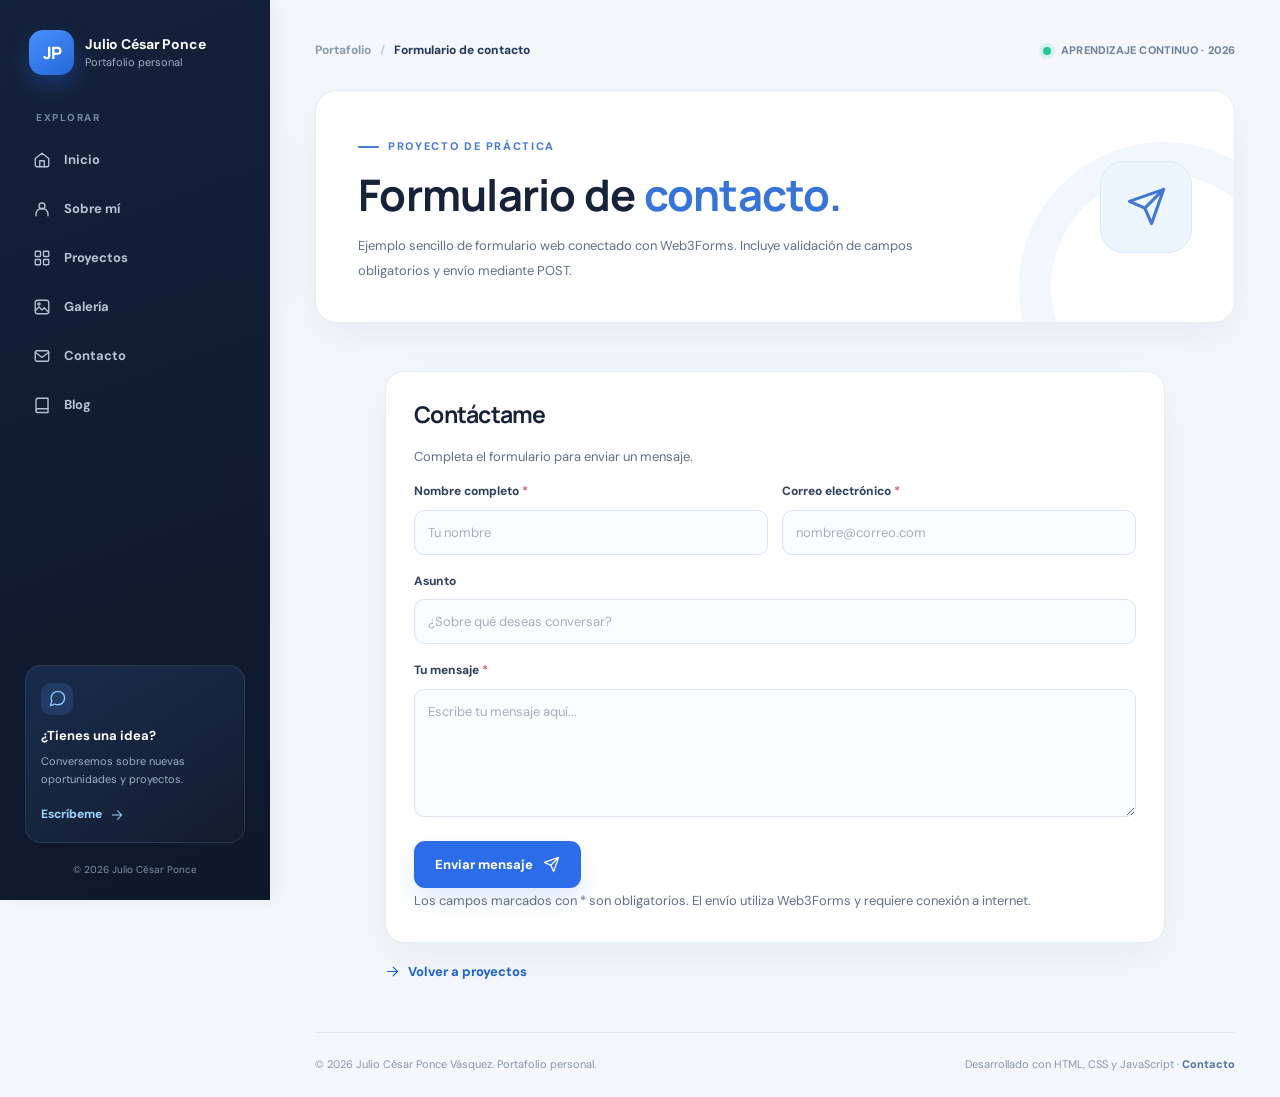
<file: Portafolio_Cesar/Portafolio_Cesar/contacto2.html>
<!DOCTYPE html>
<html lang="es">
<head>
    <meta charset="UTF-8">
    <meta name="viewport" content="width=device-width,initial-scale=1">
    <meta name="description" content="Formulario de contacto de práctica desarrollado con HTML y Web3Forms.">
    <meta name="theme-color" content="#14213a">
    <title>Formulario de contacto | Julio César Ponce</title>
    <!-- Los estilos se encuentran en un solo archivo compartido. -->
    <link rel="stylesheet" href="estilos.css">

</head>
<body>
    <svg aria-hidden="true" xmlns="http://www.w3.org/2000/svg" style="position:absolute;width:0;height:0;overflow:hidden">
        <symbol id="i-home" viewBox="0 0 24 24" fill="none" stroke="currentColor" stroke-width="1.8" stroke-linecap="round" stroke-linejoin="round">
            <path d="m3 10 9-7 9 7v9a2 2 0 0 1-2 2H5a2 2 0 0 1-2-2z"/>
            <path d="M9 21v-8h6v8"/>
        </symbol>
        <symbol id="i-user" viewBox="0 0 24 24" fill="none" stroke="currentColor" stroke-width="1.8" stroke-linecap="round" stroke-linejoin="round">
            <circle cx="12" cy="8" r="4"/>
            <path d="M4 21v-2a8 8 0 0 1 16 0v2"/>
        </symbol>
        <symbol id="i-briefcase" viewBox="0 0 24 24" fill="none" stroke="currentColor" stroke-width="1.8" stroke-linecap="round" stroke-linejoin="round">
            <rect x="3" y="7" width="18" height="14" rx="2"/>
            <path d="M8 7V5a2 2 0 0 1 2-2h4a2 2 0 0 1 2 2v2M3 12a20 20 0 0 0 18 0"/>
        </symbol>
        <symbol id="i-grid" viewBox="0 0 24 24" fill="none" stroke="currentColor" stroke-width="1.8" stroke-linecap="round" stroke-linejoin="round">
            <rect x="3" y="3" width="7" height="7" rx="1"/>
            <rect x="14" y="3" width="7" height="7" rx="1"/>
            <rect x="3" y="14" width="7" height="7" rx="1"/>
            <rect x="14" y="14" width="7" height="7" rx="1"/>
        </symbol>
        <symbol id="i-image" viewBox="0 0 24 24" fill="none" stroke="currentColor" stroke-width="1.8" stroke-linecap="round" stroke-linejoin="round">
            <rect x="3" y="3" width="18" height="18" rx="3"/>
            <circle cx="8" cy="8" r="1.5"/>
            <path d="m3 17 5-5 4 4 3-3 6 6"/>
        </symbol>
        <symbol id="i-mail" viewBox="0 0 24 24" fill="none" stroke="currentColor" stroke-width="1.8" stroke-linecap="round" stroke-linejoin="round">
            <rect x="3" y="5" width="18" height="14" rx="2"/>
            <path d="m3 7 9 7 9-7"/>
        </symbol>
        <symbol id="i-book" viewBox="0 0 24 24" fill="none" stroke="currentColor" stroke-width="1.8" stroke-linecap="round" stroke-linejoin="round">
            <path d="M4 19.5A2.5 2.5 0 0 1 6.5 17H20V3H6.5A2.5 2.5 0 0 0 4 5.5z"/>
            <path d="M4 19.5A2.5 2.5 0 0 0 6.5 22H20v-5"/>
        </symbol>
        <symbol id="i-arrow" viewBox="0 0 24 24" fill="none" stroke="currentColor" stroke-width="1.8" stroke-linecap="round" stroke-linejoin="round">
            <path d="M4 12h16m-7-7 7 7-7 7"/>
        </symbol>
        <symbol id="i-rightup" viewBox="0 0 24 24" fill="none" stroke="currentColor" stroke-width="1.8" stroke-linecap="round" stroke-linejoin="round">
            <path d="M7 17 17 7M7 7h10v10"/>
        </symbol>
        <symbol id="i-code" viewBox="0 0 24 24" fill="none" stroke="currentColor" stroke-width="1.8" stroke-linecap="round" stroke-linejoin="round">
            <path d="m8 9-3 3 3 3m8-6 3 3-3 3m-6 5 4-16"/>
        </symbol>
        <symbol id="i-graduation" viewBox="0 0 24 24" fill="none" stroke="currentColor" stroke-width="1.8" stroke-linecap="round" stroke-linejoin="round">
            <path d="m2 10 10-5 10 5-10 5-10-5zm4 2v5c3 3 9 3 12 0v-5m4-2v7"/>
        </symbol>
        <symbol id="i-sparkles" viewBox="0 0 24 24" fill="none" stroke="currentColor" stroke-width="1.8" stroke-linecap="round" stroke-linejoin="round">
            <path d="m12 3 2 6 6 2-6 2-2 6-2-6-6-2 6-2zm7 14 .8 2.2L22 20l-2.2.8L19 23l-.8-2.2L16 20l2.2-.8z"/>
        </symbol>
        <symbol id="i-heart" viewBox="0 0 24 24" fill="none" stroke="currentColor" stroke-width="1.8" stroke-linecap="round" stroke-linejoin="round">
            <path d="M20.8 4.6a5.4 5.4 0 0 0-7.6 0L12 5.8l-1.2-1.2a5.4 5.4 0 0 0-7.6 7.6 0 0 0 0 7.6l1.2 1.2L12 21l7.6-7.6 1.2-1.2a5.4 5.4 0 0 0 0-7.6Z"/>
        </symbol>
        <symbol id="i-check" viewBox="0 0 24 24" fill="none" stroke="currentColor" stroke-width="1.8" stroke-linecap="round" stroke-linejoin="round">
            <path d="m5 12 5 5L20 7"/>
        </symbol>
        <symbol id="i-chat" viewBox="0 0 24 24" fill="none" stroke="currentColor" stroke-width="1.8" stroke-linecap="round" stroke-linejoin="round">
            <path d="M21 11.5a8.5 8.5 0 0 1-8.5 8.5 9 9 0 0 1-4-.9L3 21l1.8-5.5a9 9 0 0 1-.8-4A8.5 8.5 0 1 1 21 11.5Z"/>
        </symbol>
        <symbol id="i-calendar" viewBox="0 0 24 24" fill="none" stroke="currentColor" stroke-width="1.8" stroke-linecap="round" stroke-linejoin="round">
            <rect x="3" y="5" width="18" height="16" rx="2"/>
            <path d="M7 3v4m10-4v4M3 10h18"/>
        </symbol>
        <symbol id="i-phone" viewBox="0 0 24 24" fill="none" stroke="currentColor" stroke-width="1.8" stroke-linecap="round" stroke-linejoin="round">
            <path d="M21 16.2v3a2 2 0 0 1-2.2 2 18.5 18.5 0 0 1-8-2.8A18.4 18.4 0 0 1 5 12.6a18.5 18.5 0 0 1-2.8-8A2 2 0 0 1 4.2 2h3a2 2 0 0 1 2 1.7l.5 3a2 2 0 0 1-.6 1.9L7.3 10a15.2 15.2 0 0 0 6.7 6.7l1.4-1.8a2 2 0 0 1 1.9-.6l3 .5a2 2 0 0 1 1.7 2Z"/>
        </symbol>
        <symbol id="i-menu" viewBox="0 0 24 24" fill="none" stroke="currentColor" stroke-width="1.8" stroke-linecap="round" stroke-linejoin="round">
            <path d="M4 7h16M4 12h16M4 17h16"/>
        </symbol>
        <symbol id="i-folder" viewBox="0 0 24 24" fill="none" stroke="currentColor" stroke-width="1.8" stroke-linecap="round" stroke-linejoin="round">
            <path d="M3 7a2 2 0 0 1 2-2h5l2 2h7a2 2 0 0 1 2 2v10a2 2 0 0 1-2 2H5a2 2 0 0 1-2-2z"/>
        </symbol>
        <symbol id="i-play" viewBox="0 0 24 24" fill="none" stroke="currentColor" stroke-width="1.8" stroke-linecap="round" stroke-linejoin="round">
            <path d="m9 6 10 6-10 6z"/>
        </symbol>
        <symbol id="i-send" viewBox="0 0 24 24" fill="none" stroke="currentColor" stroke-width="1.8" stroke-linecap="round" stroke-linejoin="round">
            <path d="m22 2-7 20-4-9-9-4zM22 2 11 13"/>
        </symbol>
        <symbol id="i-bulb" viewBox="0 0 24 24" fill="none" stroke="currentColor" stroke-width="1.8" stroke-linecap="round" stroke-linejoin="round">
            <path d="M9 18h6m-5 4h4m-2-20a7 7 0 0 0-4 12.7c1.2.8 1 2.3 1 3.3h6c0-1-.2-2.5 1-3.3A7 7 0 0 0 12 2Z"/>
        </symbol>
        <symbol id="i-layers" viewBox="0 0 24 24" fill="none" stroke="currentColor" stroke-width="1.8" stroke-linecap="round" stroke-linejoin="round">
            <path d="m12 3 9 5-9 5-9-5zm-9 9 9 5 9-5M3 16l9 5 9-5"/>
        </symbol>
        <symbol id="i-shield" viewBox="0 0 24 24" fill="none" stroke="currentColor" stroke-width="1.8" stroke-linecap="round" stroke-linejoin="round">
            <path d="m12 2 9 4v6c0 5-4 8-9 10-5-2-9-5-9-10V6z"/>
            <path d="m8 12 3 3 5-6"/>
        </symbol>
        <symbol id="i-info" viewBox="0 0 24 24" fill="none" stroke="currentColor" stroke-width="1.8" stroke-linecap="round" stroke-linejoin="round">
            <circle cx="12" cy="12" r="9"/>
            <path d="M12 11v5m0-8h.01"/>
        </symbol>
        <symbol id="i-link" viewBox="0 0 24 24" fill="none" stroke="currentColor" stroke-width="1.8" stroke-linecap="round" stroke-linejoin="round">
            <path d="M10 13a5 5 0 0 0 7.1 0l2-2a5 5 0 0 0-7-7l-1.2 1.2M14 11a5 5 0 0 0-7.1 0l-2 2a5 5 0 0 0 7 7l1.2-1.2"/>
        </symbol>
        <symbol id="i-camera" viewBox="0 0 24 24" fill="none" stroke="currentColor" stroke-width="1.8" stroke-linecap="round" stroke-linejoin="round">
            <path d="M4 7h4l2-3h4l2 3h4a2 2 0 0 1 2 2v10a2 2 0 0 1-2 2H4a2 2 0 0 1-2-2V9a2 2 0 0 1 2-2Z"/>
            <circle cx="12" cy="13" r="4"/>
        </symbol>
        <symbol id="i-clipboard" viewBox="0 0 24 24" fill="none" stroke="currentColor" stroke-width="1.8" stroke-linecap="round" stroke-linejoin="round">
            <rect x="5" y="5" width="14" height="17" rx="2"/>
            <rect x="9" y="2" width="6" height="5" rx="1"/>
            <path d="M9 12h6m-6 4h6"/>
        </symbol>
    </svg>
    <a class="skip-link" href="#principal">Ir al contenido principal</a>
    <div id="navOverlay" class="nav-overlay" aria-hidden="true">
    </div>
    <aside class="sidebar" id="sidebar" aria-label="Navegación principal">
        <a class="brand" href="index.html" aria-label="Julio César Ponce, ir al inicio">
            <span class="brand-mark">JP</span>
            <span class="brand-copy"><strong>Julio César Ponce</strong><span>Portafolio personal</span></span>
        </a>
        <div class="nav-caption">
            EXPLORAR
        </div>
        <nav class="side-nav" aria-label="Secciones">
            <a href="index.html" class="nav-link" ><svg class="icon" aria-hidden="true"><use href="#i-home"></use></svg><span>Inicio</span></a>
            <a href="sobremi.html" class="nav-link" ><svg class="icon" aria-hidden="true"><use href="#i-user"></use></svg><span>Sobre mí</span></a>
            <a href="proyectos.html" class="nav-link" ><svg class="icon" aria-hidden="true"><use href="#i-grid"></use></svg><span>Proyectos</span></a>
            <a href="galeria.html" class="nav-link" ><svg class="icon" aria-hidden="true"><use href="#i-image"></use></svg><span>Galería</span></a>
            <a href="contacto.html" class="nav-link" ><svg class="icon" aria-hidden="true"><use href="#i-mail"></use></svg><span>Contacto</span></a>
            <a href="blog.html" class="nav-link" ><svg class="icon" aria-hidden="true"><use href="#i-book"></use></svg><span>Blog</span></a>
        </nav>
        <div class="sidebar-bottom">
            <div class="sidebar-card">
                <div class="side-card-icon">
                    <svg class="icon" aria-hidden="true"><use href="#i-chat"></use></svg>
                </div>
                <strong>¿Tienes una idea?</strong>
                <p>Conversemos sobre nuevas oportunidades y proyectos.</p>
                <a href="contacto.html">Escríbeme <svg class="icon" aria-hidden="true"><use href="#i-arrow"></use></svg></a>
            </div>
            <p class="sidebar-legal">© 2026 Julio César Ponce</p>
        </div>
    </aside>
    <div class="mobile-head">
        <a class="brand" href="index.html">
            <span class="brand-mark">JP</span>
            <span class="brand-copy"><strong>Julio César Ponce</strong><span>Portafolio personal</span></span>
        </a>
        <button class="menu-toggle" id="menuToggle" type="button" aria-label="Abrir menú" aria-controls="sidebar" aria-expanded="false">
            <svg class="icon" aria-hidden="true"><use href="#i-menu"></use></svg>
        </button>
    </div>
    <div class="page">
        <div class="page-inner">
            <div class="topbar">
                <div class="breadcrumbs">
                    <span>Portafolio</span>
                    <span class="sep">/</span>
                    <strong>Formulario de contacto</strong>
                </div>
                <span class="topbar-right"><span class="online-dot"></span>APRENDIZAJE CONTINUO · 2026</span>
            </div>
            <main id="principal">
                <section class="page-banner">
                    <div class="page-banner-content">
                        <span class="eyebrow">PROYECTO DE PRÁCTICA</span>
                        <h1>Formulario de <span style="color:#3774d7">contacto.</span></h1>
                        <p>Ejemplo sencillo de formulario web conectado con Web3Forms. Incluye validación de campos obligatorios y envío mediante POST.</p>
                    </div>
                    <div class="banner-chip">
                        <svg class="icon" aria-hidden="true"><use href="#i-send"></use></svg>
                    </div>
                </section>
                <section class="section" style="max-width:780px;margin-left:auto;margin-right:auto">
                    <div class="surface">
                        <h2>Contáctame</h2>
                        <p class="form-intro">Completa el formulario para enviar un mensaje.</p>
                        <form class="form" action="https://api.web3forms.com/submit" method="POST">
                            <input type="hidden" name="access_key" value="adaf2835-8c5b-4414-a01b-9d1b2d93f8eb">
                            <input type="hidden" name="subject" value="Nuevo mensaje desde el portafolio de Julio César Ponce">
                            <input type="checkbox" name="botcheck" style="display:none" tabindex="-1" autocomplete="off" aria-hidden="true">
                            <div class="form-row">
                                <div class="field">
                                    <label for="nombre">Nombre completo <span class="required-star">*</span></label>
                                    <input id="nombre" name="name" type="text" required autocomplete="name" placeholder="Tu nombre" maxlength="100">
                                </div>
                                <div class="field">
                                    <label for="email">Correo electrónico <span class="required-star">*</span></label>
                                    <input id="email" name="email" type="email" required autocomplete="email" placeholder="nombre@correo.com" maxlength="200">
                                </div>
                            </div>
                            <div class="field">
                                <label for="asunto">Asunto</label>
                                <input id="asunto" name="asunto" type="text" placeholder="¿Sobre qué deseas conversar?" maxlength="150">
                            </div>
                            <div class="field">
                                <label for="mensaje">Tu mensaje <span class="required-star">*</span></label>
                                <textarea id="mensaje" name="message" required placeholder="Escribe tu mensaje aquí..." maxlength="4000"></textarea>
                            </div>
                            <button class="btn" type="submit">Enviar mensaje <svg class="icon" aria-hidden="true"><use href="#i-send"></use></svg></button>
                            <p class="form-note">Los campos marcados con * son obligatorios. El envío utiliza Web3Forms y requiere conexión a internet.</p>
                        </form>
                    </div>
                    <div style="margin-top:18px">
                        <a class="text-link" href="proyectos.html"><svg class="icon" aria-hidden="true"><use href="#i-arrow"></use></svg> Volver a proyectos</a>
                    </div>
                </section>
            </main>
            <footer class="footer">
                <span>© 2026 Julio César Ponce Vásquez. Portafolio personal.</span>
                <span>Desarrollado con HTML, CSS y JavaScript · <a href="contacto.html">Contacto</a></span>
            </footer>
        </div>
    </div>
    <script src="funciones.js" defer></script>
</body>
</html>
</file>
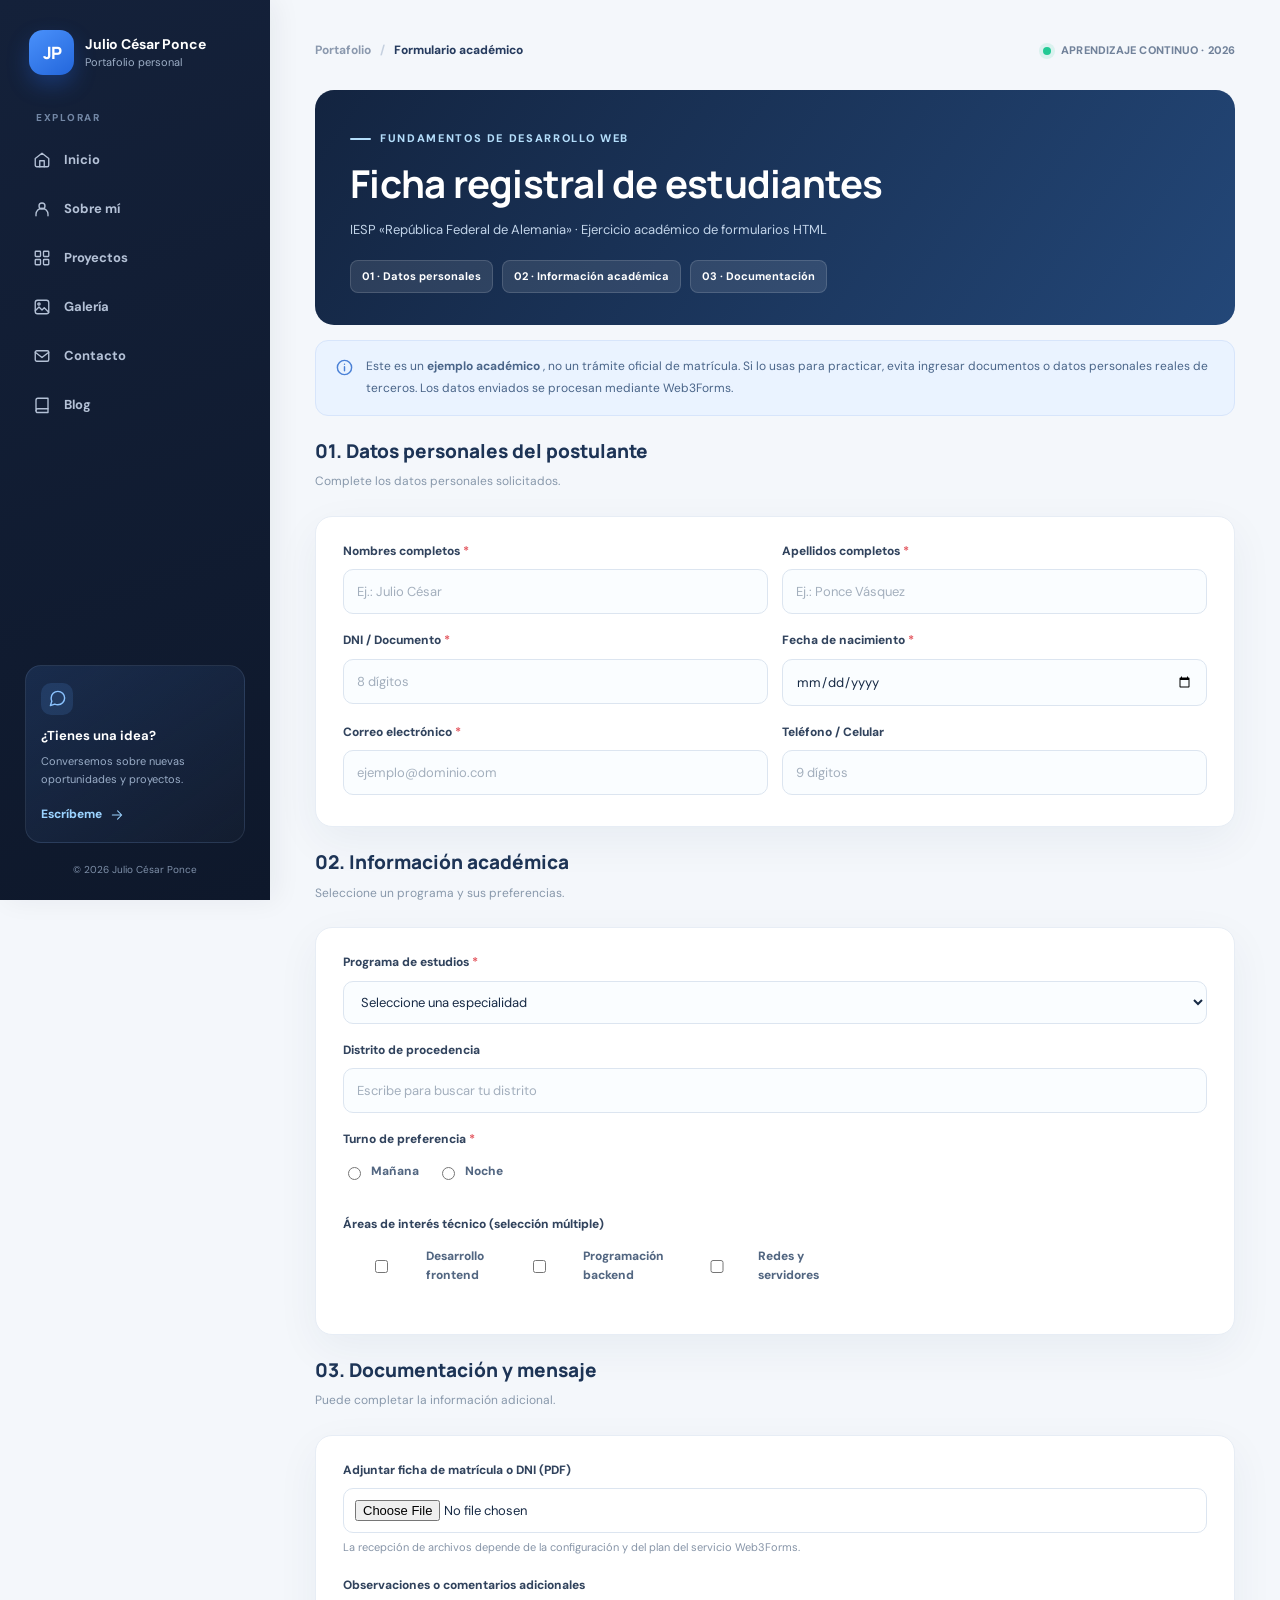
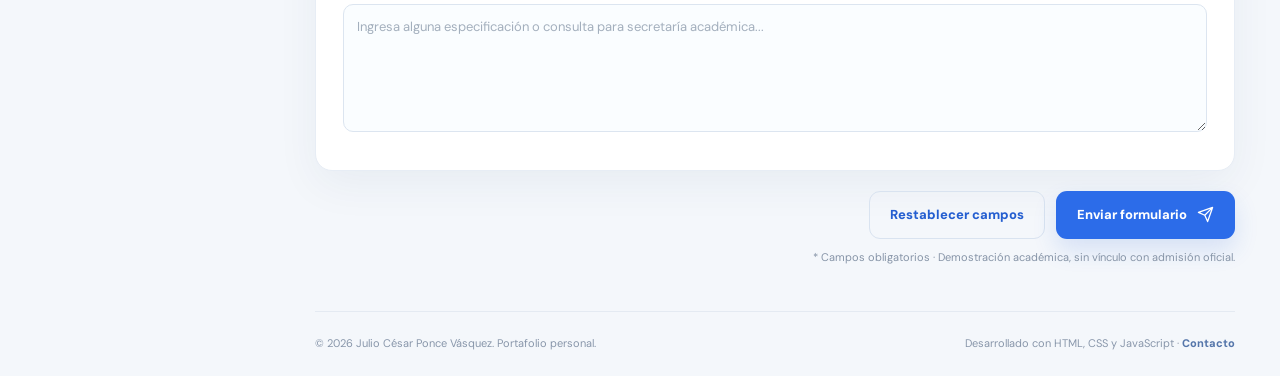
<file: Portafolio_Cesar/Portafolio_Cesar/Formulario.html>
<!DOCTYPE html>
<html lang="es">
<head>
    <meta charset="UTF-8">
    <meta name="viewport" content="width=device-width,initial-scale=1">
    <meta name="description" content="Ficha registral de estudiantes elaborada como práctica de desarrollo web.">
    <meta name="theme-color" content="#14213a">
    <title>Ficha registral | Julio César Ponce</title>
    <!-- Los estilos se encuentran en un solo archivo compartido. -->
    <link rel="stylesheet" href="estilos.css">

</head>
<body>
    <svg aria-hidden="true" xmlns="http://www.w3.org/2000/svg" style="position:absolute;width:0;height:0;overflow:hidden">
        <symbol id="i-home" viewBox="0 0 24 24" fill="none" stroke="currentColor" stroke-width="1.8" stroke-linecap="round" stroke-linejoin="round">
            <path d="m3 10 9-7 9 7v9a2 2 0 0 1-2 2H5a2 2 0 0 1-2-2z"/>
            <path d="M9 21v-8h6v8"/>
        </symbol>
        <symbol id="i-user" viewBox="0 0 24 24" fill="none" stroke="currentColor" stroke-width="1.8" stroke-linecap="round" stroke-linejoin="round">
            <circle cx="12" cy="8" r="4"/>
            <path d="M4 21v-2a8 8 0 0 1 16 0v2"/>
        </symbol>
        <symbol id="i-briefcase" viewBox="0 0 24 24" fill="none" stroke="currentColor" stroke-width="1.8" stroke-linecap="round" stroke-linejoin="round">
            <rect x="3" y="7" width="18" height="14" rx="2"/>
            <path d="M8 7V5a2 2 0 0 1 2-2h4a2 2 0 0 1 2 2v2M3 12a20 20 0 0 0 18 0"/>
        </symbol>
        <symbol id="i-grid" viewBox="0 0 24 24" fill="none" stroke="currentColor" stroke-width="1.8" stroke-linecap="round" stroke-linejoin="round">
            <rect x="3" y="3" width="7" height="7" rx="1"/>
            <rect x="14" y="3" width="7" height="7" rx="1"/>
            <rect x="3" y="14" width="7" height="7" rx="1"/>
            <rect x="14" y="14" width="7" height="7" rx="1"/>
        </symbol>
        <symbol id="i-image" viewBox="0 0 24 24" fill="none" stroke="currentColor" stroke-width="1.8" stroke-linecap="round" stroke-linejoin="round">
            <rect x="3" y="3" width="18" height="18" rx="3"/>
            <circle cx="8" cy="8" r="1.5"/>
            <path d="m3 17 5-5 4 4 3-3 6 6"/>
        </symbol>
        <symbol id="i-mail" viewBox="0 0 24 24" fill="none" stroke="currentColor" stroke-width="1.8" stroke-linecap="round" stroke-linejoin="round">
            <rect x="3" y="5" width="18" height="14" rx="2"/>
            <path d="m3 7 9 7 9-7"/>
        </symbol>
        <symbol id="i-book" viewBox="0 0 24 24" fill="none" stroke="currentColor" stroke-width="1.8" stroke-linecap="round" stroke-linejoin="round">
            <path d="M4 19.5A2.5 2.5 0 0 1 6.5 17H20V3H6.5A2.5 2.5 0 0 0 4 5.5z"/>
            <path d="M4 19.5A2.5 2.5 0 0 0 6.5 22H20v-5"/>
        </symbol>
        <symbol id="i-arrow" viewBox="0 0 24 24" fill="none" stroke="currentColor" stroke-width="1.8" stroke-linecap="round" stroke-linejoin="round">
            <path d="M4 12h16m-7-7 7 7-7 7"/>
        </symbol>
        <symbol id="i-rightup" viewBox="0 0 24 24" fill="none" stroke="currentColor" stroke-width="1.8" stroke-linecap="round" stroke-linejoin="round">
            <path d="M7 17 17 7M7 7h10v10"/>
        </symbol>
        <symbol id="i-code" viewBox="0 0 24 24" fill="none" stroke="currentColor" stroke-width="1.8" stroke-linecap="round" stroke-linejoin="round">
            <path d="m8 9-3 3 3 3m8-6 3 3-3 3m-6 5 4-16"/>
        </symbol>
        <symbol id="i-graduation" viewBox="0 0 24 24" fill="none" stroke="currentColor" stroke-width="1.8" stroke-linecap="round" stroke-linejoin="round">
            <path d="m2 10 10-5 10 5-10 5-10-5zm4 2v5c3 3 9 3 12 0v-5m4-2v7"/>
        </symbol>
        <symbol id="i-sparkles" viewBox="0 0 24 24" fill="none" stroke="currentColor" stroke-width="1.8" stroke-linecap="round" stroke-linejoin="round">
            <path d="m12 3 2 6 6 2-6 2-2 6-2-6-6-2 6-2zm7 14 .8 2.2L22 20l-2.2.8L19 23l-.8-2.2L16 20l2.2-.8z"/>
        </symbol>
        <symbol id="i-heart" viewBox="0 0 24 24" fill="none" stroke="currentColor" stroke-width="1.8" stroke-linecap="round" stroke-linejoin="round">
            <path d="M20.8 4.6a5.4 5.4 0 0 0-7.6 0L12 5.8l-1.2-1.2a5.4 5.4 0 0 0-7.6 7.6 0 0 0 0 7.6l1.2 1.2L12 21l7.6-7.6 1.2-1.2a5.4 5.4 0 0 0 0-7.6Z"/>
        </symbol>
        <symbol id="i-check" viewBox="0 0 24 24" fill="none" stroke="currentColor" stroke-width="1.8" stroke-linecap="round" stroke-linejoin="round">
            <path d="m5 12 5 5L20 7"/>
        </symbol>
        <symbol id="i-chat" viewBox="0 0 24 24" fill="none" stroke="currentColor" stroke-width="1.8" stroke-linecap="round" stroke-linejoin="round">
            <path d="M21 11.5a8.5 8.5 0 0 1-8.5 8.5 9 9 0 0 1-4-.9L3 21l1.8-5.5a9 9 0 0 1-.8-4A8.5 8.5 0 1 1 21 11.5Z"/>
        </symbol>
        <symbol id="i-calendar" viewBox="0 0 24 24" fill="none" stroke="currentColor" stroke-width="1.8" stroke-linecap="round" stroke-linejoin="round">
            <rect x="3" y="5" width="18" height="16" rx="2"/>
            <path d="M7 3v4m10-4v4M3 10h18"/>
        </symbol>
        <symbol id="i-phone" viewBox="0 0 24 24" fill="none" stroke="currentColor" stroke-width="1.8" stroke-linecap="round" stroke-linejoin="round">
            <path d="M21 16.2v3a2 2 0 0 1-2.2 2 18.5 18.5 0 0 1-8-2.8A18.4 18.4 0 0 1 5 12.6a18.5 18.5 0 0 1-2.8-8A2 2 0 0 1 4.2 2h3a2 2 0 0 1 2 1.7l.5 3a2 2 0 0 1-.6 1.9L7.3 10a15.2 15.2 0 0 0 6.7 6.7l1.4-1.8a2 2 0 0 1 1.9-.6l3 .5a2 2 0 0 1 1.7 2Z"/>
        </symbol>
        <symbol id="i-menu" viewBox="0 0 24 24" fill="none" stroke="currentColor" stroke-width="1.8" stroke-linecap="round" stroke-linejoin="round">
            <path d="M4 7h16M4 12h16M4 17h16"/>
        </symbol>
        <symbol id="i-folder" viewBox="0 0 24 24" fill="none" stroke="currentColor" stroke-width="1.8" stroke-linecap="round" stroke-linejoin="round">
            <path d="M3 7a2 2 0 0 1 2-2h5l2 2h7a2 2 0 0 1 2 2v10a2 2 0 0 1-2 2H5a2 2 0 0 1-2-2z"/>
        </symbol>
        <symbol id="i-play" viewBox="0 0 24 24" fill="none" stroke="currentColor" stroke-width="1.8" stroke-linecap="round" stroke-linejoin="round">
            <path d="m9 6 10 6-10 6z"/>
        </symbol>
        <symbol id="i-send" viewBox="0 0 24 24" fill="none" stroke="currentColor" stroke-width="1.8" stroke-linecap="round" stroke-linejoin="round">
            <path d="m22 2-7 20-4-9-9-4zM22 2 11 13"/>
        </symbol>
        <symbol id="i-bulb" viewBox="0 0 24 24" fill="none" stroke="currentColor" stroke-width="1.8" stroke-linecap="round" stroke-linejoin="round">
            <path d="M9 18h6m-5 4h4m-2-20a7 7 0 0 0-4 12.7c1.2.8 1 2.3 1 3.3h6c0-1-.2-2.5 1-3.3A7 7 0 0 0 12 2Z"/>
        </symbol>
        <symbol id="i-layers" viewBox="0 0 24 24" fill="none" stroke="currentColor" stroke-width="1.8" stroke-linecap="round" stroke-linejoin="round">
            <path d="m12 3 9 5-9 5-9-5zm-9 9 9 5 9-5M3 16l9 5 9-5"/>
        </symbol>
        <symbol id="i-shield" viewBox="0 0 24 24" fill="none" stroke="currentColor" stroke-width="1.8" stroke-linecap="round" stroke-linejoin="round">
            <path d="m12 2 9 4v6c0 5-4 8-9 10-5-2-9-5-9-10V6z"/>
            <path d="m8 12 3 3 5-6"/>
        </symbol>
        <symbol id="i-info" viewBox="0 0 24 24" fill="none" stroke="currentColor" stroke-width="1.8" stroke-linecap="round" stroke-linejoin="round">
            <circle cx="12" cy="12" r="9"/>
            <path d="M12 11v5m0-8h.01"/>
        </symbol>
        <symbol id="i-link" viewBox="0 0 24 24" fill="none" stroke="currentColor" stroke-width="1.8" stroke-linecap="round" stroke-linejoin="round">
            <path d="M10 13a5 5 0 0 0 7.1 0l2-2a5 5 0 0 0-7-7l-1.2 1.2M14 11a5 5 0 0 0-7.1 0l-2 2a5 5 0 0 0 7 7l1.2-1.2"/>
        </symbol>
        <symbol id="i-camera" viewBox="0 0 24 24" fill="none" stroke="currentColor" stroke-width="1.8" stroke-linecap="round" stroke-linejoin="round">
            <path d="M4 7h4l2-3h4l2 3h4a2 2 0 0 1 2 2v10a2 2 0 0 1-2 2H4a2 2 0 0 1-2-2V9a2 2 0 0 1 2-2Z"/>
            <circle cx="12" cy="13" r="4"/>
        </symbol>
        <symbol id="i-clipboard" viewBox="0 0 24 24" fill="none" stroke="currentColor" stroke-width="1.8" stroke-linecap="round" stroke-linejoin="round">
            <rect x="5" y="5" width="14" height="17" rx="2"/>
            <rect x="9" y="2" width="6" height="5" rx="1"/>
            <path d="M9 12h6m-6 4h6"/>
        </symbol>
    </svg>
    <a class="skip-link" href="#principal">Ir al contenido principal</a>
    <div id="navOverlay" class="nav-overlay" aria-hidden="true">
    </div>
    <aside class="sidebar" id="sidebar" aria-label="Navegación principal">
        <a class="brand" href="index.html" aria-label="Julio César Ponce, ir al inicio">
            <span class="brand-mark">JP</span>
            <span class="brand-copy"><strong>Julio César Ponce</strong><span>Portafolio personal</span></span>
        </a>
        <div class="nav-caption">
            EXPLORAR
        </div>
        <nav class="side-nav" aria-label="Secciones">
            <a href="index.html" class="nav-link" ><svg class="icon" aria-hidden="true"><use href="#i-home"></use></svg><span>Inicio</span></a>
            <a href="sobremi.html" class="nav-link" ><svg class="icon" aria-hidden="true"><use href="#i-user"></use></svg><span>Sobre mí</span></a>
            <a href="proyectos.html" class="nav-link" ><svg class="icon" aria-hidden="true"><use href="#i-grid"></use></svg><span>Proyectos</span></a>
            <a href="galeria.html" class="nav-link" ><svg class="icon" aria-hidden="true"><use href="#i-image"></use></svg><span>Galería</span></a>
            <a href="contacto.html" class="nav-link" ><svg class="icon" aria-hidden="true"><use href="#i-mail"></use></svg><span>Contacto</span></a>
            <a href="blog.html" class="nav-link" ><svg class="icon" aria-hidden="true"><use href="#i-book"></use></svg><span>Blog</span></a>
        </nav>
        <div class="sidebar-bottom">
            <div class="sidebar-card">
                <div class="side-card-icon">
                    <svg class="icon" aria-hidden="true"><use href="#i-chat"></use></svg>
                </div>
                <strong>¿Tienes una idea?</strong>
                <p>Conversemos sobre nuevas oportunidades y proyectos.</p>
                <a href="contacto.html">Escríbeme <svg class="icon" aria-hidden="true"><use href="#i-arrow"></use></svg></a>
            </div>
            <p class="sidebar-legal">© 2026 Julio César Ponce</p>
        </div>
    </aside>
    <div class="mobile-head">
        <a class="brand" href="index.html">
            <span class="brand-mark">JP</span>
            <span class="brand-copy"><strong>Julio César Ponce</strong><span>Portafolio personal</span></span>
        </a>
        <button class="menu-toggle" id="menuToggle" type="button" aria-label="Abrir menú" aria-controls="sidebar" aria-expanded="false">
            <svg class="icon" aria-hidden="true"><use href="#i-menu"></use></svg>
        </button>
    </div>
    <div class="page">
        <div class="page-inner">
            <div class="topbar">
                <div class="breadcrumbs">
                    <span>Portafolio</span>
                    <span class="sep">/</span>
                    <strong>Formulario académico</strong>
                </div>
                <span class="topbar-right"><span class="online-dot"></span>APRENDIZAJE CONTINUO · 2026</span>
            </div>
            <main id="principal">
                <section class="academic-intro">
                    <span class="eyebrow">FUNDAMENTOS DE DESARROLLO WEB</span>
                    <h1>Ficha registral de estudiantes</h1>
                    <p>IESP «República Federal de Alemania» · Ejercicio académico de formularios HTML</p>
                    <div class="academic-progress">
                        <span>01 · Datos personales</span>
                        <span>02 · Información académica</span>
                        <span>03 · Documentación</span>
                    </div>
                </section>
                <div class="disclaimer">
                    <svg class="icon" aria-hidden="true"><use href="#i-info"></use></svg>
                    <div>
                        Este es un
                        <strong>ejemplo académico</strong>
                        , no un trámite oficial de matrícula. Si lo usas para practicar, evita ingresar documentos o datos personales reales de terceros. Los datos enviados se procesan mediante Web3Forms.
                    </div>
                </div>
                <form class="academic-form" action="https://api.web3forms.com/submit" method="POST" enctype="multipart/form-data">
                    <input type="hidden" name="access_key" value="adaf2835-8c5b-4414-a01b-9d1b2d93f8eb">
                    <input type="hidden" name="subject" value="Ficha registral de estudiantes - ejercicio web">
                    <input type="checkbox" name="botcheck" tabindex="-1" autocomplete="off" style="display:none" aria-hidden="true">
                    <fieldset class="form-section">
                        <legend>01. Datos personales del postulante</legend>
                        <p class="section-subtitle">Complete los datos personales solicitados.</p>
                        <div class="section-content">
                            <div class="form-row">
                                <div class="field">
                                    <label for="nombres">Nombres completos <span class="required-star">*</span></label>
                                    <input id="nombres" name="nombres" type="text" placeholder="Ej.: Julio César" autocomplete="given-name" required>
                                </div>
                                <div class="field">
                                    <label for="apellidos">Apellidos completos <span class="required-star">*</span></label>
                                    <input id="apellidos" name="apellidos" type="text" placeholder="Ej.: Ponce Vásquez" autocomplete="family-name" required>
                                </div>
                            </div>
                            <div class="form-row">
                                <div class="field">
                                    <label for="dni">DNI / Documento <span class="required-star">*</span></label>
                                    <input id="dni" name="dni" type="text" inputmode="numeric" pattern="[0-9]{8}" maxlength="8" title="Ingrese exactamente 8 dígitos" placeholder="8 dígitos" required>
                                </div>
                                <div class="field">
                                    <label for="fecha_nac">Fecha de nacimiento <span class="required-star">*</span></label>
                                    <input id="fecha_nac" name="fecha_nac" type="date" min="1950-01-01" max="2010-12-31" required>
                                </div>
                            </div>
                            <div class="form-row">
                                <div class="field">
                                    <label for="correo">Correo electrónico <span class="required-star">*</span></label>
                                    <input id="correo" name="correo" type="email" placeholder="ejemplo@dominio.com" autocomplete="email" required>
                                </div>
                                <div class="field">
                                    <label for="telefono">Teléfono / Celular</label>
                                    <input id="telefono" name="telefono" type="tel" inputmode="numeric" pattern="[0-9]{9}" maxlength="9" placeholder="9 dígitos">
                                </div>
                            </div>
                        </div>
                    </fieldset>
                    <fieldset class="form-section">
                        <legend>02. Información académica</legend>
                        <p class="section-subtitle">Seleccione un programa y sus preferencias.</p>
                        <div class="section-content">
                            <div class="field">
                                <label for="programa">Programa de estudios <span class="required-star">*</span></label>
                                <select id="programa" name="programa" required>
                                    <option value="" disabled selected>Seleccione una especialidad</option>
                                    <optgroup label="Tecnologías de la información">
                                        <option value="ATI">Arquitectura de Plataformas y Servicios de TI</option>
                                        <option value="DS">Computación e Informática</option>
                                    </optgroup>
                                    <optgroup label="Otras carreras técnicas">
                                        <option value="ADM">Administración de Empresas</option>
                                        <option value="CONT">Contabilidad</option>
                                        <option value="ETE">Enfermería</option>
                                        <option value="ELI">Electricidad Industrial</option>
                                        <option value="ELO">Electrónica Industrial</option>
                                        <option value="MEC">Mecatrónica Automotriz</option>
                                        <option value="MEP">Mecánica de Producción</option>
                                    </optgroup>
                                </select>
                            </div>
                            <div class="field">
                                <label for="distrito">Distrito de procedencia</label>
                                <input type="text" id="distrito" name="distrito" list="distritos-chiclayo" placeholder="Escribe para buscar tu distrito">
                                <datalist id="distritos-chiclayo">
                                    <option value="Chiclayo">
                                        <option value="JLO">
                                            <option value="La Victoria"><option value="Pimentel"><option value="Monsefú"><option value="Mochumí"></option></option></option></option>
                                        </option>
                                    </option>
                                </datalist>
                            </div>
                            <div class="field">
                                <span class="field-label">Turno de preferencia <span class="required-star">*</span></span>
                                <div class="choice-row">
                                    <label>
                                        <input type="radio" name="turno" value="mañana" required>
                                        Mañana
                                    </label>
                                    <label>
                                        <input type="radio" name="turno" value="noche" required>
                                        Noche
                                    </label>
                                </div>
                            </div>
                            <div class="field">
                                <span class="field-label">Áreas de interés técnico (selección múltiple)</span>
                                <div class="choice-row">
                                    <label>
                                        <input type="checkbox" name="intereses[]" value="frontend">
                                        Desarrollo frontend
                                    </label>
                                    <label>
                                        <input type="checkbox" name="intereses[]" value="backend">
                                        Programación backend
                                    </label>
                                    <label>
                                        <input type="checkbox" name="intereses[]" value="redes">
                                        Redes y servidores
                                    </label>
                                </div>
                            </div>
                        </div>
                    </fieldset>
                    <fieldset class="form-section">
                        <legend>03. Documentación y mensaje</legend>
                        <p class="section-subtitle">Puede completar la información adicional.</p>
                        <div class="section-content">
                            <div class="field">
                                <label for="documento_cv">Adjuntar ficha de matrícula o DNI (PDF)</label>
                                <input type="file" id="documento_cv" name="documento_cv" accept=".pdf,application/pdf">
                                <small class="form-note">La recepción de archivos depende de la configuración y del plan del servicio Web3Forms.</small>
                            </div>
                            <div class="field">
                                <label for="observaciones">Observaciones o comentarios adicionales</label>
                                <textarea id="observaciones" name="observaciones" rows="4" placeholder="Ingresa alguna especificación o consulta para secretaría académica..."></textarea>
                            </div>
                        </div>
                    </fieldset>
                    <div class="form-actions">
                        <button type="reset" class="btn btn-outline">Restablecer campos</button>
                        <button type="submit" class="btn btn-primary">Enviar formulario <svg class="icon" aria-hidden="true"><use href="#i-send"></use></svg></button>
                    </div>
                    <p class="form-note" style="text-align:right;margin-top:10px">* Campos obligatorios · Demostración académica, sin vínculo con admisión oficial.</p>
                </form>
            </main>
            <footer class="footer">
                <span>© 2026 Julio César Ponce Vásquez. Portafolio personal.</span>
                <span>Desarrollado con HTML, CSS y JavaScript · <a href="contacto.html">Contacto</a></span>
            </footer>
        </div>
    </div>
    <script src="funciones.js" defer></script>
</body>
</html>
</file>
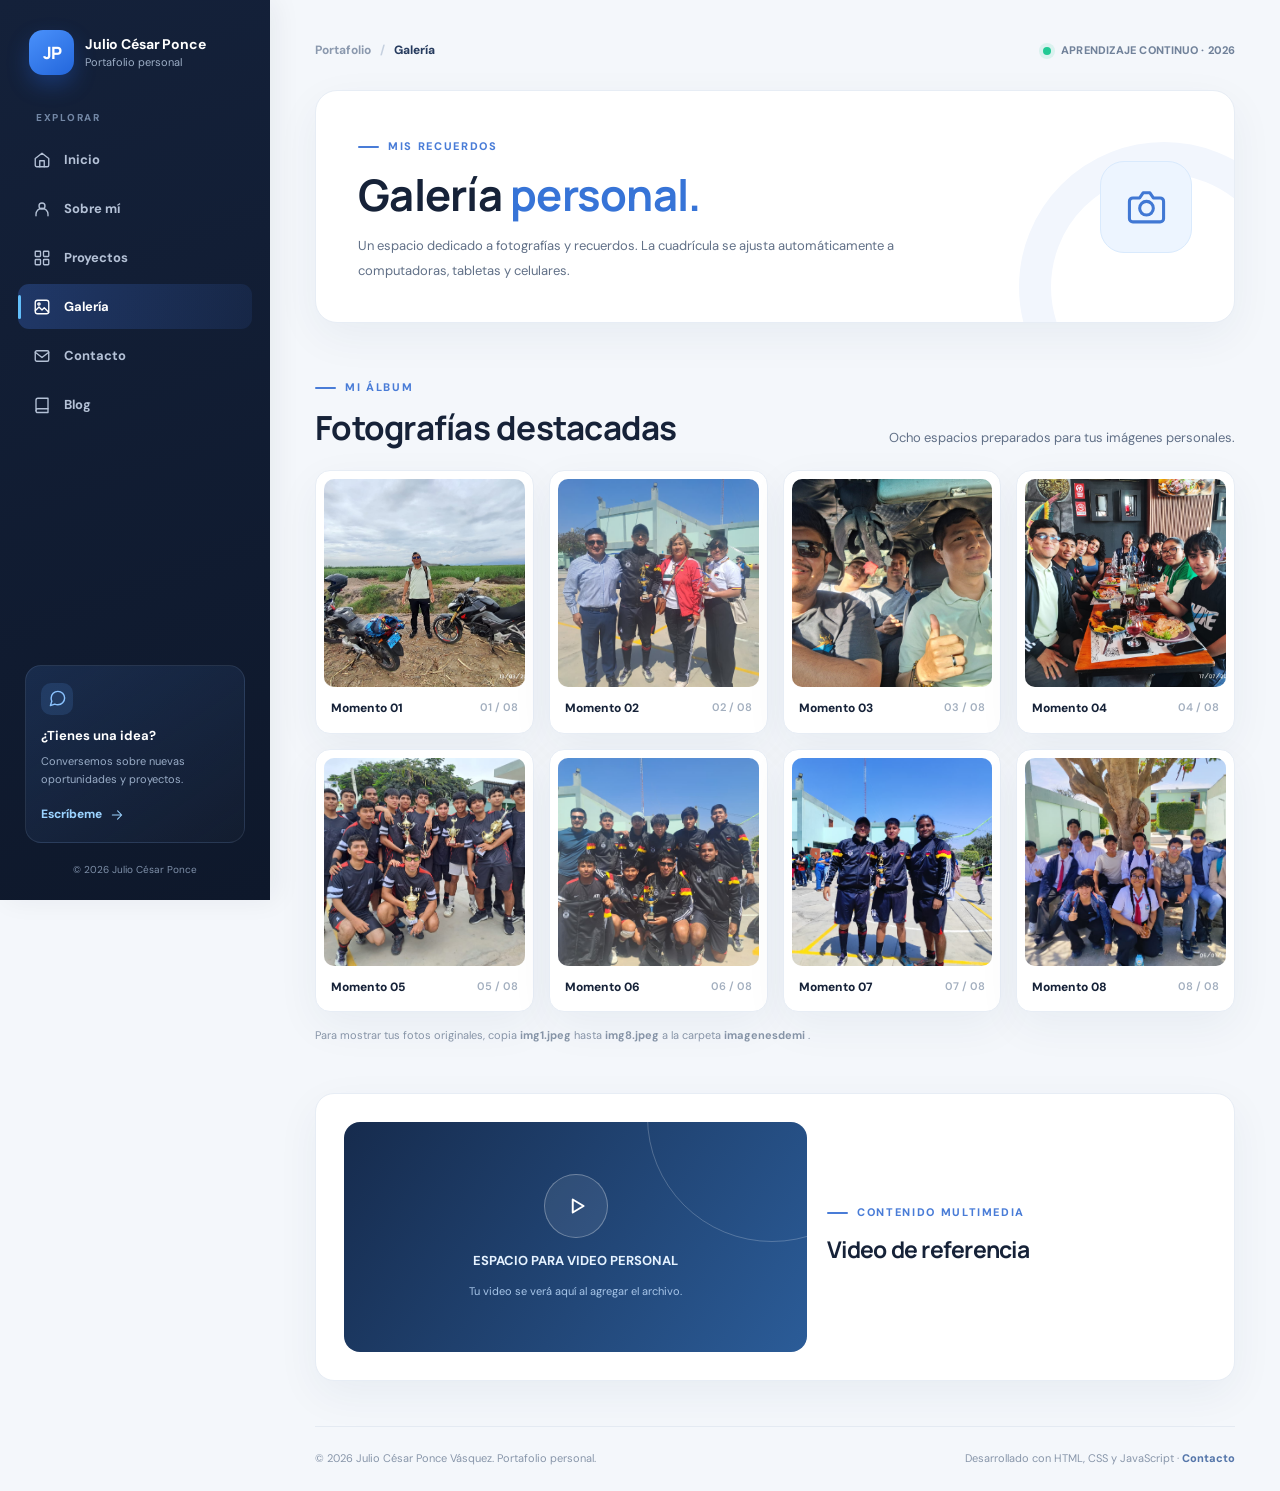
<file: Portafolio_Cesar/Portafolio_Cesar/galeria.html>
<!DOCTYPE html>
<html lang="es">
<head>
    <meta charset="UTF-8">
    <meta name="viewport" content="width=device-width,initial-scale=1">
    <meta name="description" content="Galería personal con ocho fotografías y video de Julio César Ponce Vásquez.">
    <meta name="theme-color" content="#14213a">
    <title>Galería | Julio César Ponce</title>
    <!-- Los estilos se encuentran en un solo archivo compartido. -->
    <link rel="stylesheet" href="estilos.css">

</head>
<body>
    <svg aria-hidden="true" xmlns="http://www.w3.org/2000/svg" style="position:absolute;width:0;height:0;overflow:hidden">
        <symbol id="i-home" viewBox="0 0 24 24" fill="none" stroke="currentColor" stroke-width="1.8" stroke-linecap="round" stroke-linejoin="round">
            <path d="m3 10 9-7 9 7v9a2 2 0 0 1-2 2H5a2 2 0 0 1-2-2z"/>
            <path d="M9 21v-8h6v8"/>
        </symbol>
        <symbol id="i-user" viewBox="0 0 24 24" fill="none" stroke="currentColor" stroke-width="1.8" stroke-linecap="round" stroke-linejoin="round">
            <circle cx="12" cy="8" r="4"/>
            <path d="M4 21v-2a8 8 0 0 1 16 0v2"/>
        </symbol>
        <symbol id="i-briefcase" viewBox="0 0 24 24" fill="none" stroke="currentColor" stroke-width="1.8" stroke-linecap="round" stroke-linejoin="round">
            <rect x="3" y="7" width="18" height="14" rx="2"/>
            <path d="M8 7V5a2 2 0 0 1 2-2h4a2 2 0 0 1 2 2v2M3 12a20 20 0 0 0 18 0"/>
        </symbol>
        <symbol id="i-grid" viewBox="0 0 24 24" fill="none" stroke="currentColor" stroke-width="1.8" stroke-linecap="round" stroke-linejoin="round">
            <rect x="3" y="3" width="7" height="7" rx="1"/>
            <rect x="14" y="3" width="7" height="7" rx="1"/>
            <rect x="3" y="14" width="7" height="7" rx="1"/>
            <rect x="14" y="14" width="7" height="7" rx="1"/>
        </symbol>
        <symbol id="i-image" viewBox="0 0 24 24" fill="none" stroke="currentColor" stroke-width="1.8" stroke-linecap="round" stroke-linejoin="round">
            <rect x="3" y="3" width="18" height="18" rx="3"/>
            <circle cx="8" cy="8" r="1.5"/>
            <path d="m3 17 5-5 4 4 3-3 6 6"/>
        </symbol>
        <symbol id="i-mail" viewBox="0 0 24 24" fill="none" stroke="currentColor" stroke-width="1.8" stroke-linecap="round" stroke-linejoin="round">
            <rect x="3" y="5" width="18" height="14" rx="2"/>
            <path d="m3 7 9 7 9-7"/>
        </symbol>
        <symbol id="i-book" viewBox="0 0 24 24" fill="none" stroke="currentColor" stroke-width="1.8" stroke-linecap="round" stroke-linejoin="round">
            <path d="M4 19.5A2.5 2.5 0 0 1 6.5 17H20V3H6.5A2.5 2.5 0 0 0 4 5.5z"/>
            <path d="M4 19.5A2.5 2.5 0 0 0 6.5 22H20v-5"/>
        </symbol>
        <symbol id="i-arrow" viewBox="0 0 24 24" fill="none" stroke="currentColor" stroke-width="1.8" stroke-linecap="round" stroke-linejoin="round">
            <path d="M4 12h16m-7-7 7 7-7 7"/>
        </symbol>
        <symbol id="i-rightup" viewBox="0 0 24 24" fill="none" stroke="currentColor" stroke-width="1.8" stroke-linecap="round" stroke-linejoin="round">
            <path d="M7 17 17 7M7 7h10v10"/>
        </symbol>
        <symbol id="i-code" viewBox="0 0 24 24" fill="none" stroke="currentColor" stroke-width="1.8" stroke-linecap="round" stroke-linejoin="round">
            <path d="m8 9-3 3 3 3m8-6 3 3-3 3m-6 5 4-16"/>
        </symbol>
        <symbol id="i-graduation" viewBox="0 0 24 24" fill="none" stroke="currentColor" stroke-width="1.8" stroke-linecap="round" stroke-linejoin="round">
            <path d="m2 10 10-5 10 5-10 5-10-5zm4 2v5c3 3 9 3 12 0v-5m4-2v7"/>
        </symbol>
        <symbol id="i-sparkles" viewBox="0 0 24 24" fill="none" stroke="currentColor" stroke-width="1.8" stroke-linecap="round" stroke-linejoin="round">
            <path d="m12 3 2 6 6 2-6 2-2 6-2-6-6-2 6-2zm7 14 .8 2.2L22 20l-2.2.8L19 23l-.8-2.2L16 20l2.2-.8z"/>
        </symbol>
        <symbol id="i-heart" viewBox="0 0 24 24" fill="none" stroke="currentColor" stroke-width="1.8" stroke-linecap="round" stroke-linejoin="round">
            <path d="M20.8 4.6a5.4 5.4 0 0 0-7.6 0L12 5.8l-1.2-1.2a5.4 5.4 0 0 0-7.6 7.6 0 0 0 0 7.6l1.2 1.2L12 21l7.6-7.6 1.2-1.2a5.4 5.4 0 0 0 0-7.6Z"/>
        </symbol>
        <symbol id="i-check" viewBox="0 0 24 24" fill="none" stroke="currentColor" stroke-width="1.8" stroke-linecap="round" stroke-linejoin="round">
            <path d="m5 12 5 5L20 7"/>
        </symbol>
        <symbol id="i-chat" viewBox="0 0 24 24" fill="none" stroke="currentColor" stroke-width="1.8" stroke-linecap="round" stroke-linejoin="round">
            <path d="M21 11.5a8.5 8.5 0 0 1-8.5 8.5 9 9 0 0 1-4-.9L3 21l1.8-5.5a9 9 0 0 1-.8-4A8.5 8.5 0 1 1 21 11.5Z"/>
        </symbol>
        <symbol id="i-calendar" viewBox="0 0 24 24" fill="none" stroke="currentColor" stroke-width="1.8" stroke-linecap="round" stroke-linejoin="round">
            <rect x="3" y="5" width="18" height="16" rx="2"/>
            <path d="M7 3v4m10-4v4M3 10h18"/>
        </symbol>
        <symbol id="i-phone" viewBox="0 0 24 24" fill="none" stroke="currentColor" stroke-width="1.8" stroke-linecap="round" stroke-linejoin="round">
            <path d="M21 16.2v3a2 2 0 0 1-2.2 2 18.5 18.5 0 0 1-8-2.8A18.4 18.4 0 0 1 5 12.6a18.5 18.5 0 0 1-2.8-8A2 2 0 0 1 4.2 2h3a2 2 0 0 1 2 1.7l.5 3a2 2 0 0 1-.6 1.9L7.3 10a15.2 15.2 0 0 0 6.7 6.7l1.4-1.8a2 2 0 0 1 1.9-.6l3 .5a2 2 0 0 1 1.7 2Z"/>
        </symbol>
        <symbol id="i-menu" viewBox="0 0 24 24" fill="none" stroke="currentColor" stroke-width="1.8" stroke-linecap="round" stroke-linejoin="round">
            <path d="M4 7h16M4 12h16M4 17h16"/>
        </symbol>
        <symbol id="i-folder" viewBox="0 0 24 24" fill="none" stroke="currentColor" stroke-width="1.8" stroke-linecap="round" stroke-linejoin="round">
            <path d="M3 7a2 2 0 0 1 2-2h5l2 2h7a2 2 0 0 1 2 2v10a2 2 0 0 1-2 2H5a2 2 0 0 1-2-2z"/>
        </symbol>
        <symbol id="i-play" viewBox="0 0 24 24" fill="none" stroke="currentColor" stroke-width="1.8" stroke-linecap="round" stroke-linejoin="round">
            <path d="m9 6 10 6-10 6z"/>
        </symbol>
        <symbol id="i-send" viewBox="0 0 24 24" fill="none" stroke="currentColor" stroke-width="1.8" stroke-linecap="round" stroke-linejoin="round">
            <path d="m22 2-7 20-4-9-9-4zM22 2 11 13"/>
        </symbol>
        <symbol id="i-bulb" viewBox="0 0 24 24" fill="none" stroke="currentColor" stroke-width="1.8" stroke-linecap="round" stroke-linejoin="round">
            <path d="M9 18h6m-5 4h4m-2-20a7 7 0 0 0-4 12.7c1.2.8 1 2.3 1 3.3h6c0-1-.2-2.5 1-3.3A7 7 0 0 0 12 2Z"/>
        </symbol>
        <symbol id="i-layers" viewBox="0 0 24 24" fill="none" stroke="currentColor" stroke-width="1.8" stroke-linecap="round" stroke-linejoin="round">
            <path d="m12 3 9 5-9 5-9-5zm-9 9 9 5 9-5M3 16l9 5 9-5"/>
        </symbol>
        <symbol id="i-shield" viewBox="0 0 24 24" fill="none" stroke="currentColor" stroke-width="1.8" stroke-linecap="round" stroke-linejoin="round">
            <path d="m12 2 9 4v6c0 5-4 8-9 10-5-2-9-5-9-10V6z"/>
            <path d="m8 12 3 3 5-6"/>
        </symbol>
        <symbol id="i-info" viewBox="0 0 24 24" fill="none" stroke="currentColor" stroke-width="1.8" stroke-linecap="round" stroke-linejoin="round">
            <circle cx="12" cy="12" r="9"/>
            <path d="M12 11v5m0-8h.01"/>
        </symbol>
        <symbol id="i-link" viewBox="0 0 24 24" fill="none" stroke="currentColor" stroke-width="1.8" stroke-linecap="round" stroke-linejoin="round">
            <path d="M10 13a5 5 0 0 0 7.1 0l2-2a5 5 0 0 0-7-7l-1.2 1.2M14 11a5 5 0 0 0-7.1 0l-2 2a5 5 0 0 0 7 7l1.2-1.2"/>
        </symbol>
        <symbol id="i-camera" viewBox="0 0 24 24" fill="none" stroke="currentColor" stroke-width="1.8" stroke-linecap="round" stroke-linejoin="round">
            <path d="M4 7h4l2-3h4l2 3h4a2 2 0 0 1 2 2v10a2 2 0 0 1-2 2H4a2 2 0 0 1-2-2V9a2 2 0 0 1 2-2Z"/>
            <circle cx="12" cy="13" r="4"/>
        </symbol>
        <symbol id="i-clipboard" viewBox="0 0 24 24" fill="none" stroke="currentColor" stroke-width="1.8" stroke-linecap="round" stroke-linejoin="round">
            <rect x="5" y="5" width="14" height="17" rx="2"/>
            <rect x="9" y="2" width="6" height="5" rx="1"/>
            <path d="M9 12h6m-6 4h6"/>
        </symbol>
    </svg>
    <a class="skip-link" href="#principal">Ir al contenido principal</a>
    <div id="navOverlay" class="nav-overlay" aria-hidden="true">
    </div>
    <aside class="sidebar" id="sidebar" aria-label="Navegación principal">
        <a class="brand" href="index.html" aria-label="Julio César Ponce, ir al inicio">
            <span class="brand-mark">JP</span>
            <span class="brand-copy"><strong>Julio César Ponce</strong><span>Portafolio personal</span></span>
        </a>
        <div class="nav-caption">
            EXPLORAR
        </div>
        <nav class="side-nav" aria-label="Secciones">
            <a href="index.html" class="nav-link" ><svg class="icon" aria-hidden="true"><use href="#i-home"></use></svg><span>Inicio</span></a>
            <a href="sobremi.html" class="nav-link" ><svg class="icon" aria-hidden="true"><use href="#i-user"></use></svg><span>Sobre mí</span></a>
            <a href="proyectos.html" class="nav-link" ><svg class="icon" aria-hidden="true"><use href="#i-grid"></use></svg><span>Proyectos</span></a>
            <a href="galeria.html" class="nav-link" aria-current="page"><svg class="icon" aria-hidden="true"><use href="#i-image"></use></svg><span>Galería</span></a>
            <a href="contacto.html" class="nav-link" ><svg class="icon" aria-hidden="true"><use href="#i-mail"></use></svg><span>Contacto</span></a>
            <a href="blog.html" class="nav-link" ><svg class="icon" aria-hidden="true"><use href="#i-book"></use></svg><span>Blog</span></a>
        </nav>
        <div class="sidebar-bottom">
            <div class="sidebar-card">
                <div class="side-card-icon">
                    <svg class="icon" aria-hidden="true"><use href="#i-chat"></use></svg>
                </div>
                <strong>¿Tienes una idea?</strong>
                <p>Conversemos sobre nuevas oportunidades y proyectos.</p>
                <a href="contacto.html">Escríbeme <svg class="icon" aria-hidden="true"><use href="#i-arrow"></use></svg></a>
            </div>
            <p class="sidebar-legal">© 2026 Julio César Ponce</p>
        </div>
    </aside>
    <div class="mobile-head">
        <a class="brand" href="index.html">
            <span class="brand-mark">JP</span>
            <span class="brand-copy"><strong>Julio César Ponce</strong><span>Portafolio personal</span></span>
        </a>
        <button class="menu-toggle" id="menuToggle" type="button" aria-label="Abrir menú" aria-controls="sidebar" aria-expanded="false">
            <svg class="icon" aria-hidden="true"><use href="#i-menu"></use></svg>
        </button>
    </div>
    <div class="page">
        <div class="page-inner">
            <div class="topbar">
                <div class="breadcrumbs">
                    <span>Portafolio</span>
                    <span class="sep">/</span>
                    <strong>Galería</strong>
                </div>
                <span class="topbar-right"><span class="online-dot"></span>APRENDIZAJE CONTINUO · 2026</span>
            </div>
            <main id="principal">
                <section class="page-banner">
                    <div class="page-banner-content">
                        <span class="eyebrow">MIS RECUERDOS</span>
                        <h1>Galería <span style="color:#3774d7">personal.</span></h1>
                        <p>Un espacio dedicado a fotografías y recuerdos. La cuadrícula se ajusta automáticamente a computadoras, tabletas y celulares.</p>
                    </div>
                    <div class="banner-chip">
                        <svg class="icon" aria-hidden="true"><use href="#i-camera"></use></svg>
                    </div>
                </section>
                <section class="section">
                    <div class="section-heading">
                        <div>
                            <span class="eyebrow">MI ÁLBUM</span>
                            <h2>Fotografías destacadas</h2>
                        </div>
                        <p>Ocho espacios preparados para tus imágenes personales.</p>
                    </div>
                    <div class="gallery-grid">
                        <figure class="gallery-item">
                            <div class="gallery-media">
                                <img src="imagenesdemi/img1.jpeg" loading="lazy" alt="Fotografía personal 1"/>
                                <div class="gallery-fallback" aria-hidden="true">
                                    <svg class="icon" aria-hidden="true"><use href="#i-image"></use></svg>
                                    <span>FOTOGRAFÍA 01</span>
                                </div>
                            </div>
                            <figcaption><span>Momento 01</span><span>01 / 08</span></figcaption>
                        </figure>
                        <figure class="gallery-item">
                            <div class="gallery-media">
                                <img src="imagenesdemi/img2.jpeg" loading="lazy" alt="Fotografía personal 2"/>
                                <div class="gallery-fallback" aria-hidden="true">
                                    <svg class="icon" aria-hidden="true"><use href="#i-image"></use></svg>
                                    <span>FOTOGRAFÍA 02</span>
                                </div>
                            </div>
                            <figcaption><span>Momento 02</span><span>02 / 08</span></figcaption>
                        </figure>
                        <figure class="gallery-item">
                            <div class="gallery-media">
                                <img src="imagenesdemi/img3.jpeg" loading="lazy" alt="Fotografía personal 3"/>
                                <div class="gallery-fallback" aria-hidden="true">
                                    <svg class="icon" aria-hidden="true"><use href="#i-image"></use></svg>
                                    <span>FOTOGRAFÍA 03</span>
                                </div>
                            </div>
                            <figcaption><span>Momento 03</span><span>03 / 08</span></figcaption>
                        </figure>
                        <figure class="gallery-item">
                            <div class="gallery-media">
                                <img src="imagenesdemi/img4.jpeg" loading="lazy" alt="Fotografía personal 4"/>
                                <div class="gallery-fallback" aria-hidden="true">
                                    <svg class="icon" aria-hidden="true"><use href="#i-image"></use></svg>
                                    <span>FOTOGRAFÍA 04</span>
                                </div>
                            </div>
                            <figcaption><span>Momento 04</span><span>04 / 08</span></figcaption>
                        </figure>
                        <figure class="gallery-item">
                            <div class="gallery-media">
                                <img src="imagenesdemi/img5.jpeg" loading="lazy" alt="Fotografía personal 5"/>
                                <div class="gallery-fallback" aria-hidden="true">
                                    <svg class="icon" aria-hidden="true"><use href="#i-image"></use></svg>
                                    <span>FOTOGRAFÍA 05</span>
                                </div>
                            </div>
                            <figcaption><span>Momento 05</span><span>05 / 08</span></figcaption>
                        </figure>
                        <figure class="gallery-item">
                            <div class="gallery-media">
                                <img src="imagenesdemi/img6.jpeg" loading="lazy" alt="Fotografía personal 6"/>
                                <div class="gallery-fallback" aria-hidden="true">
                                    <svg class="icon" aria-hidden="true"><use href="#i-image"></use></svg>
                                    <span>FOTOGRAFÍA 06</span>
                                </div>
                            </div>
                            <figcaption><span>Momento 06</span><span>06 / 08</span></figcaption>
                        </figure>
                        <figure class="gallery-item">
                            <div class="gallery-media">
                                <img src="imagenesdemi/img7.jpeg" loading="lazy" alt="Fotografía personal 7"/>
                                <div class="gallery-fallback" aria-hidden="true">
                                    <svg class="icon" aria-hidden="true"><use href="#i-image"></use></svg>
                                    <span>FOTOGRAFÍA 07</span>
                                </div>
                            </div>
                            <figcaption><span>Momento 07</span><span>07 / 08</span></figcaption>
                        </figure>
                        <figure class="gallery-item">
                            <div class="gallery-media">
                                <img src="imagenesdemi/img8.jpeg" loading="lazy" alt="Fotografía personal 8"/>
                                <div class="gallery-fallback" aria-hidden="true">
                                    <svg class="icon" aria-hidden="true"><use href="#i-image"></use></svg>
                                    <span>FOTOGRAFÍA 08</span>
                                </div>
                            </div>
                            <figcaption><span>Momento 08</span><span>08 / 08</span></figcaption>
                        </figure>
                    </div>
                    <p class="form-note" style="margin-top:15px">
                        Para mostrar tus fotos originales, copia
                        <strong>img1.jpeg</strong>
                        hasta
                        <strong>img8.jpeg</strong>
                        a la carpeta
                        <strong>imagenesdemi</strong>
                        .
                    </p>
                </section>
                <section class="section">
                    <div class="surface">
                        <div class="video-block">
                            <div class="video-stage">
                                <video data-optional-video controls preload="metadata">
                                    <source src="imagenesdemi/VIDEO1.mp4" type="video/mp4">
                                    Tu navegador no puede reproducir este video.
                                </video>
                                <div class="video-fallback">
                                    <span class="play-circle"><svg class="icon" aria-hidden="true"><use href="#i-play"></use></svg></span>
                                    <strong>ESPACIO PARA VIDEO PERSONAL</strong>
                                    <span>Tu video se verá aquí al agregar el archivo.</span>
                                </div>
                            </div>
                            <div class="video-info">
                                <span class="eyebrow">CONTENIDO MULTIMEDIA</span>
                                <h3 style="margin-top:13px">Video de referencia</h3>
                            </div>
                        </div>
                    </div>
                </section>
            </main>
            <footer class="footer">
                <span>© 2026 Julio César Ponce Vásquez. Portafolio personal.</span>
                <span>Desarrollado con HTML, CSS y JavaScript · <a href="contacto.html">Contacto</a></span>
            </footer>
        </div>
    </div>
    <script src="funciones.js" defer></script>
</body>
</html>
</file>
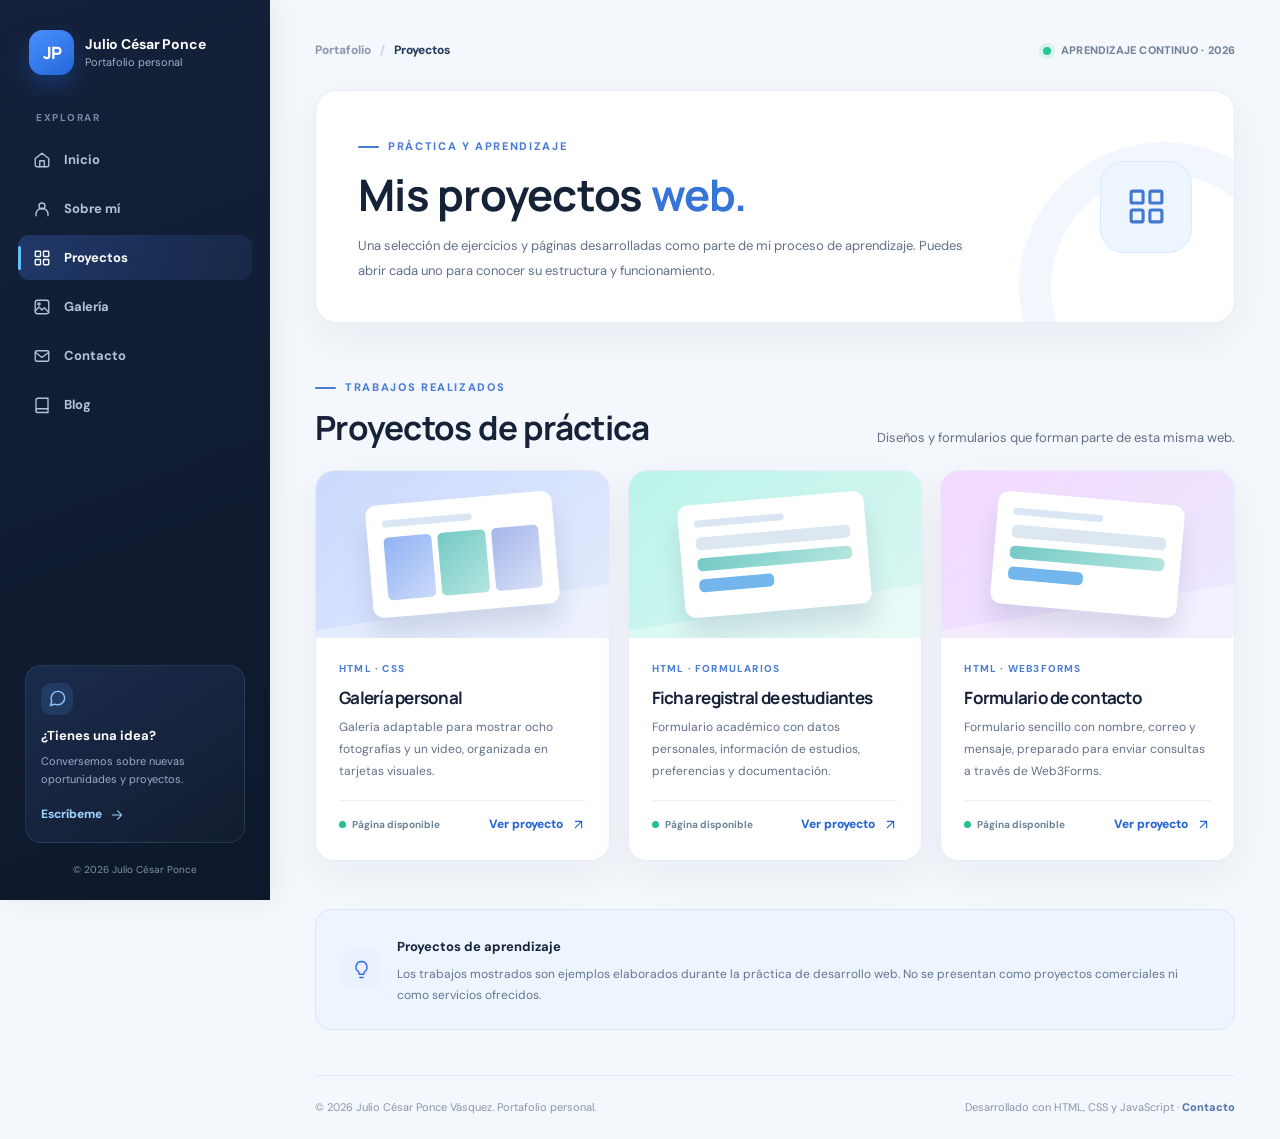
<file: Portafolio_Cesar/Portafolio_Cesar/proyectos.html>
<!DOCTYPE html>
<html lang="es">
<head>
    <meta charset="UTF-8">
    <meta name="viewport" content="width=device-width,initial-scale=1">
    <meta name="description" content="Ejercicios y proyectos de desarrollo web de Julio César Ponce: galería, ficha registral y contacto.">
    <meta name="theme-color" content="#14213a">
    <title>Proyectos | Julio César Ponce</title>
    <!-- Los estilos se encuentran en un solo archivo compartido. -->
    <link rel="stylesheet" href="estilos.css">

</head>
<body>
    <svg aria-hidden="true" xmlns="http://www.w3.org/2000/svg" style="position:absolute;width:0;height:0;overflow:hidden">
        <symbol id="i-home" viewBox="0 0 24 24" fill="none" stroke="currentColor" stroke-width="1.8" stroke-linecap="round" stroke-linejoin="round">
            <path d="m3 10 9-7 9 7v9a2 2 0 0 1-2 2H5a2 2 0 0 1-2-2z"/>
            <path d="M9 21v-8h6v8"/>
        </symbol>
        <symbol id="i-user" viewBox="0 0 24 24" fill="none" stroke="currentColor" stroke-width="1.8" stroke-linecap="round" stroke-linejoin="round">
            <circle cx="12" cy="8" r="4"/>
            <path d="M4 21v-2a8 8 0 0 1 16 0v2"/>
        </symbol>
        <symbol id="i-briefcase" viewBox="0 0 24 24" fill="none" stroke="currentColor" stroke-width="1.8" stroke-linecap="round" stroke-linejoin="round">
            <rect x="3" y="7" width="18" height="14" rx="2"/>
            <path d="M8 7V5a2 2 0 0 1 2-2h4a2 2 0 0 1 2 2v2M3 12a20 20 0 0 0 18 0"/>
        </symbol>
        <symbol id="i-grid" viewBox="0 0 24 24" fill="none" stroke="currentColor" stroke-width="1.8" stroke-linecap="round" stroke-linejoin="round">
            <rect x="3" y="3" width="7" height="7" rx="1"/>
            <rect x="14" y="3" width="7" height="7" rx="1"/>
            <rect x="3" y="14" width="7" height="7" rx="1"/>
            <rect x="14" y="14" width="7" height="7" rx="1"/>
        </symbol>
        <symbol id="i-image" viewBox="0 0 24 24" fill="none" stroke="currentColor" stroke-width="1.8" stroke-linecap="round" stroke-linejoin="round">
            <rect x="3" y="3" width="18" height="18" rx="3"/>
            <circle cx="8" cy="8" r="1.5"/>
            <path d="m3 17 5-5 4 4 3-3 6 6"/>
        </symbol>
        <symbol id="i-mail" viewBox="0 0 24 24" fill="none" stroke="currentColor" stroke-width="1.8" stroke-linecap="round" stroke-linejoin="round">
            <rect x="3" y="5" width="18" height="14" rx="2"/>
            <path d="m3 7 9 7 9-7"/>
        </symbol>
        <symbol id="i-book" viewBox="0 0 24 24" fill="none" stroke="currentColor" stroke-width="1.8" stroke-linecap="round" stroke-linejoin="round">
            <path d="M4 19.5A2.5 2.5 0 0 1 6.5 17H20V3H6.5A2.5 2.5 0 0 0 4 5.5z"/>
            <path d="M4 19.5A2.5 2.5 0 0 0 6.5 22H20v-5"/>
        </symbol>
        <symbol id="i-arrow" viewBox="0 0 24 24" fill="none" stroke="currentColor" stroke-width="1.8" stroke-linecap="round" stroke-linejoin="round">
            <path d="M4 12h16m-7-7 7 7-7 7"/>
        </symbol>
        <symbol id="i-rightup" viewBox="0 0 24 24" fill="none" stroke="currentColor" stroke-width="1.8" stroke-linecap="round" stroke-linejoin="round">
            <path d="M7 17 17 7M7 7h10v10"/>
        </symbol>
        <symbol id="i-code" viewBox="0 0 24 24" fill="none" stroke="currentColor" stroke-width="1.8" stroke-linecap="round" stroke-linejoin="round">
            <path d="m8 9-3 3 3 3m8-6 3 3-3 3m-6 5 4-16"/>
        </symbol>
        <symbol id="i-graduation" viewBox="0 0 24 24" fill="none" stroke="currentColor" stroke-width="1.8" stroke-linecap="round" stroke-linejoin="round">
            <path d="m2 10 10-5 10 5-10 5-10-5zm4 2v5c3 3 9 3 12 0v-5m4-2v7"/>
        </symbol>
        <symbol id="i-sparkles" viewBox="0 0 24 24" fill="none" stroke="currentColor" stroke-width="1.8" stroke-linecap="round" stroke-linejoin="round">
            <path d="m12 3 2 6 6 2-6 2-2 6-2-6-6-2 6-2zm7 14 .8 2.2L22 20l-2.2.8L19 23l-.8-2.2L16 20l2.2-.8z"/>
        </symbol>
        <symbol id="i-heart" viewBox="0 0 24 24" fill="none" stroke="currentColor" stroke-width="1.8" stroke-linecap="round" stroke-linejoin="round">
            <path d="M20.8 4.6a5.4 5.4 0 0 0-7.6 0L12 5.8l-1.2-1.2a5.4 5.4 0 0 0-7.6 7.6 0 0 0 0 7.6l1.2 1.2L12 21l7.6-7.6 1.2-1.2a5.4 5.4 0 0 0 0-7.6Z"/>
        </symbol>
        <symbol id="i-check" viewBox="0 0 24 24" fill="none" stroke="currentColor" stroke-width="1.8" stroke-linecap="round" stroke-linejoin="round">
            <path d="m5 12 5 5L20 7"/>
        </symbol>
        <symbol id="i-chat" viewBox="0 0 24 24" fill="none" stroke="currentColor" stroke-width="1.8" stroke-linecap="round" stroke-linejoin="round">
            <path d="M21 11.5a8.5 8.5 0 0 1-8.5 8.5 9 9 0 0 1-4-.9L3 21l1.8-5.5a9 9 0 0 1-.8-4A8.5 8.5 0 1 1 21 11.5Z"/>
        </symbol>
        <symbol id="i-calendar" viewBox="0 0 24 24" fill="none" stroke="currentColor" stroke-width="1.8" stroke-linecap="round" stroke-linejoin="round">
            <rect x="3" y="5" width="18" height="16" rx="2"/>
            <path d="M7 3v4m10-4v4M3 10h18"/>
        </symbol>
        <symbol id="i-phone" viewBox="0 0 24 24" fill="none" stroke="currentColor" stroke-width="1.8" stroke-linecap="round" stroke-linejoin="round">
            <path d="M21 16.2v3a2 2 0 0 1-2.2 2 18.5 18.5 0 0 1-8-2.8A18.4 18.4 0 0 1 5 12.6a18.5 18.5 0 0 1-2.8-8A2 2 0 0 1 4.2 2h3a2 2 0 0 1 2 1.7l.5 3a2 2 0 0 1-.6 1.9L7.3 10a15.2 15.2 0 0 0 6.7 6.7l1.4-1.8a2 2 0 0 1 1.9-.6l3 .5a2 2 0 0 1 1.7 2Z"/>
        </symbol>
        <symbol id="i-menu" viewBox="0 0 24 24" fill="none" stroke="currentColor" stroke-width="1.8" stroke-linecap="round" stroke-linejoin="round">
            <path d="M4 7h16M4 12h16M4 17h16"/>
        </symbol>
        <symbol id="i-folder" viewBox="0 0 24 24" fill="none" stroke="currentColor" stroke-width="1.8" stroke-linecap="round" stroke-linejoin="round">
            <path d="M3 7a2 2 0 0 1 2-2h5l2 2h7a2 2 0 0 1 2 2v10a2 2 0 0 1-2 2H5a2 2 0 0 1-2-2z"/>
        </symbol>
        <symbol id="i-play" viewBox="0 0 24 24" fill="none" stroke="currentColor" stroke-width="1.8" stroke-linecap="round" stroke-linejoin="round">
            <path d="m9 6 10 6-10 6z"/>
        </symbol>
        <symbol id="i-send" viewBox="0 0 24 24" fill="none" stroke="currentColor" stroke-width="1.8" stroke-linecap="round" stroke-linejoin="round">
            <path d="m22 2-7 20-4-9-9-4zM22 2 11 13"/>
        </symbol>
        <symbol id="i-bulb" viewBox="0 0 24 24" fill="none" stroke="currentColor" stroke-width="1.8" stroke-linecap="round" stroke-linejoin="round">
            <path d="M9 18h6m-5 4h4m-2-20a7 7 0 0 0-4 12.7c1.2.8 1 2.3 1 3.3h6c0-1-.2-2.5 1-3.3A7 7 0 0 0 12 2Z"/>
        </symbol>
        <symbol id="i-layers" viewBox="0 0 24 24" fill="none" stroke="currentColor" stroke-width="1.8" stroke-linecap="round" stroke-linejoin="round">
            <path d="m12 3 9 5-9 5-9-5zm-9 9 9 5 9-5M3 16l9 5 9-5"/>
        </symbol>
        <symbol id="i-shield" viewBox="0 0 24 24" fill="none" stroke="currentColor" stroke-width="1.8" stroke-linecap="round" stroke-linejoin="round">
            <path d="m12 2 9 4v6c0 5-4 8-9 10-5-2-9-5-9-10V6z"/>
            <path d="m8 12 3 3 5-6"/>
        </symbol>
        <symbol id="i-info" viewBox="0 0 24 24" fill="none" stroke="currentColor" stroke-width="1.8" stroke-linecap="round" stroke-linejoin="round">
            <circle cx="12" cy="12" r="9"/>
            <path d="M12 11v5m0-8h.01"/>
        </symbol>
        <symbol id="i-link" viewBox="0 0 24 24" fill="none" stroke="currentColor" stroke-width="1.8" stroke-linecap="round" stroke-linejoin="round">
            <path d="M10 13a5 5 0 0 0 7.1 0l2-2a5 5 0 0 0-7-7l-1.2 1.2M14 11a5 5 0 0 0-7.1 0l-2 2a5 5 0 0 0 7 7l1.2-1.2"/>
        </symbol>
        <symbol id="i-camera" viewBox="0 0 24 24" fill="none" stroke="currentColor" stroke-width="1.8" stroke-linecap="round" stroke-linejoin="round">
            <path d="M4 7h4l2-3h4l2 3h4a2 2 0 0 1 2 2v10a2 2 0 0 1-2 2H4a2 2 0 0 1-2-2V9a2 2 0 0 1 2-2Z"/>
            <circle cx="12" cy="13" r="4"/>
        </symbol>
        <symbol id="i-clipboard" viewBox="0 0 24 24" fill="none" stroke="currentColor" stroke-width="1.8" stroke-linecap="round" stroke-linejoin="round">
            <rect x="5" y="5" width="14" height="17" rx="2"/>
            <rect x="9" y="2" width="6" height="5" rx="1"/>
            <path d="M9 12h6m-6 4h6"/>
        </symbol>
    </svg>
    <a class="skip-link" href="#principal">Ir al contenido principal</a>
    <div id="navOverlay" class="nav-overlay" aria-hidden="true">
    </div>
    <aside class="sidebar" id="sidebar" aria-label="Navegación principal">
        <a class="brand" href="index.html" aria-label="Julio César Ponce, ir al inicio">
            <span class="brand-mark">JP</span>
            <span class="brand-copy"><strong>Julio César Ponce</strong><span>Portafolio personal</span></span>
        </a>
        <div class="nav-caption">
            EXPLORAR
        </div>
        <nav class="side-nav" aria-label="Secciones">
            <a href="index.html" class="nav-link" ><svg class="icon" aria-hidden="true"><use href="#i-home"></use></svg><span>Inicio</span></a>
            <a href="sobremi.html" class="nav-link" ><svg class="icon" aria-hidden="true"><use href="#i-user"></use></svg><span>Sobre mí</span></a>
            <a href="proyectos.html" class="nav-link" aria-current="page"><svg class="icon" aria-hidden="true"><use href="#i-grid"></use></svg><span>Proyectos</span></a>
            <a href="galeria.html" class="nav-link" ><svg class="icon" aria-hidden="true"><use href="#i-image"></use></svg><span>Galería</span></a>
            <a href="contacto.html" class="nav-link" ><svg class="icon" aria-hidden="true"><use href="#i-mail"></use></svg><span>Contacto</span></a>
            <a href="blog.html" class="nav-link" ><svg class="icon" aria-hidden="true"><use href="#i-book"></use></svg><span>Blog</span></a>
        </nav>
        <div class="sidebar-bottom">
            <div class="sidebar-card">
                <div class="side-card-icon">
                    <svg class="icon" aria-hidden="true"><use href="#i-chat"></use></svg>
                </div>
                <strong>¿Tienes una idea?</strong>
                <p>Conversemos sobre nuevas oportunidades y proyectos.</p>
                <a href="contacto.html">Escríbeme <svg class="icon" aria-hidden="true"><use href="#i-arrow"></use></svg></a>
            </div>
            <p class="sidebar-legal">© 2026 Julio César Ponce</p>
        </div>
    </aside>
    <div class="mobile-head">
        <a class="brand" href="index.html">
            <span class="brand-mark">JP</span>
            <span class="brand-copy"><strong>Julio César Ponce</strong><span>Portafolio personal</span></span>
        </a>
        <button class="menu-toggle" id="menuToggle" type="button" aria-label="Abrir menú" aria-controls="sidebar" aria-expanded="false">
            <svg class="icon" aria-hidden="true"><use href="#i-menu"></use></svg>
        </button>
    </div>
    <div class="page">
        <div class="page-inner">
            <div class="topbar">
                <div class="breadcrumbs">
                    <span>Portafolio</span>
                    <span class="sep">/</span>
                    <strong>Proyectos</strong>
                </div>
                <span class="topbar-right"><span class="online-dot"></span>APRENDIZAJE CONTINUO · 2026</span>
            </div>
            <main id="principal">
                <section class="page-banner">
                    <div class="page-banner-content">
                        <span class="eyebrow">PRÁCTICA Y APRENDIZAJE</span>
                        <h1>Mis proyectos <span style="color:#3774d7">web.</span></h1>
                        <p>
                            Una selección de ejercicios y páginas desarrolladas como parte de mi proceso de aprendizaje. Puedes abrir cada uno para conocer su estructura y funcionamiento.
                        </p>
                    </div>
                    <div class="banner-chip">
                        <svg class="icon" aria-hidden="true"><use href="#i-grid"></use></svg>
                    </div>
                </section>
                <section class="section">
                    <div class="section-heading">
                        <div>
                            <span class="eyebrow">TRABAJOS REALIZADOS</span>
                            <h2>Proyectos de práctica</h2>
                        </div>
                        <p>Diseños y formularios que forman parte de esta misma web.</p>
                    </div>
                    <div class="projects-grid">
                        <article class="project">
                            <div class="project-preview preview-gallery">
                                <div class="preview-window">
                                    <div class="mini-bar">
                                    </div>
                                    <div class="mini-blocks">
                                        <span></span>
                                        <span></span>
                                        <span></span>
                                    </div>
                                </div>
                            </div>
                            <div class="project-body">
                                <span class="project-label">HTML · CSS</span>
                                <h3>Galería personal</h3>
                                <p>Galería adaptable para mostrar ocho fotografías y un video, organizada en tarjetas visuales.</p>
                                <div class="project-footer">
                                    <span class="status">Página disponible</span>
                                    <a href="galeria.html" class="text-link">Ver proyecto <svg class="icon" aria-hidden="true"><use href="#i-rightup"></use></svg></a>
                                </div>
                            </div>
                        </article>
                        <article class="project">
                            <div class="project-preview preview-form">
                                <div class="preview-window">
                                    <div class="mini-bar">
                                    </div>
                                    <div class="mini-blocks">
                                        <span></span>
                                        <span></span>
                                        <span></span>
                                    </div>
                                </div>
                            </div>
                            <div class="project-body">
                                <span class="project-label">HTML · FORMULARIOS</span>
                                <h3>Ficha registral de estudiantes</h3>
                                <p>Formulario académico con datos personales, información de estudios, preferencias y documentación.</p>
                                <div class="project-footer">
                                    <span class="status">Página disponible</span>
                                    <a href="Formulario.html" class="text-link">Ver proyecto <svg class="icon" aria-hidden="true"><use href="#i-rightup"></use></svg></a>
                                </div>
                            </div>
                        </article>
                        <article class="project">
                            <div class="project-preview preview-contact">
                                <div class="preview-window">
                                    <div class="mini-bar">
                                    </div>
                                    <div class="mini-blocks">
                                        <span></span>
                                        <span></span>
                                        <span></span>
                                    </div>
                                </div>
                            </div>
                            <div class="project-body">
                                <span class="project-label">HTML · WEB3FORMS</span>
                                <h3>Formulario de contacto</h3>
                                <p>Formulario sencillo con nombre, correo y mensaje, preparado para enviar consultas a través de Web3Forms.</p>
                                <div class="project-footer">
                                    <span class="status">Página disponible</span>
                                    <a href="contacto2.html" class="text-link">Ver proyecto <svg class="icon" aria-hidden="true"><use href="#i-rightup"></use></svg></a>
                                </div>
                            </div>
                        </article>
                    </div>
                </section>
                <section class="section">
                    <div class="support-panel">
                        <div class="mini-icon">
                            <svg class="icon" aria-hidden="true"><use href="#i-bulb"></use></svg>
                        </div>
                        <div>
                            <strong>Proyectos de aprendizaje</strong>
                            <p>Los trabajos mostrados son ejemplos elaborados durante la práctica de desarrollo web. No se presentan como proyectos comerciales ni como servicios ofrecidos.</p>
                        </div>
                    </div>
                </section>
            </main>
            <footer class="footer">
                <span>© 2026 Julio César Ponce Vásquez. Portafolio personal.</span>
                <span>Desarrollado con HTML, CSS y JavaScript · <a href="contacto.html">Contacto</a></span>
            </footer>
        </div>
    </div>
    <script src="funciones.js" defer></script>
</body>
</html>
</file>
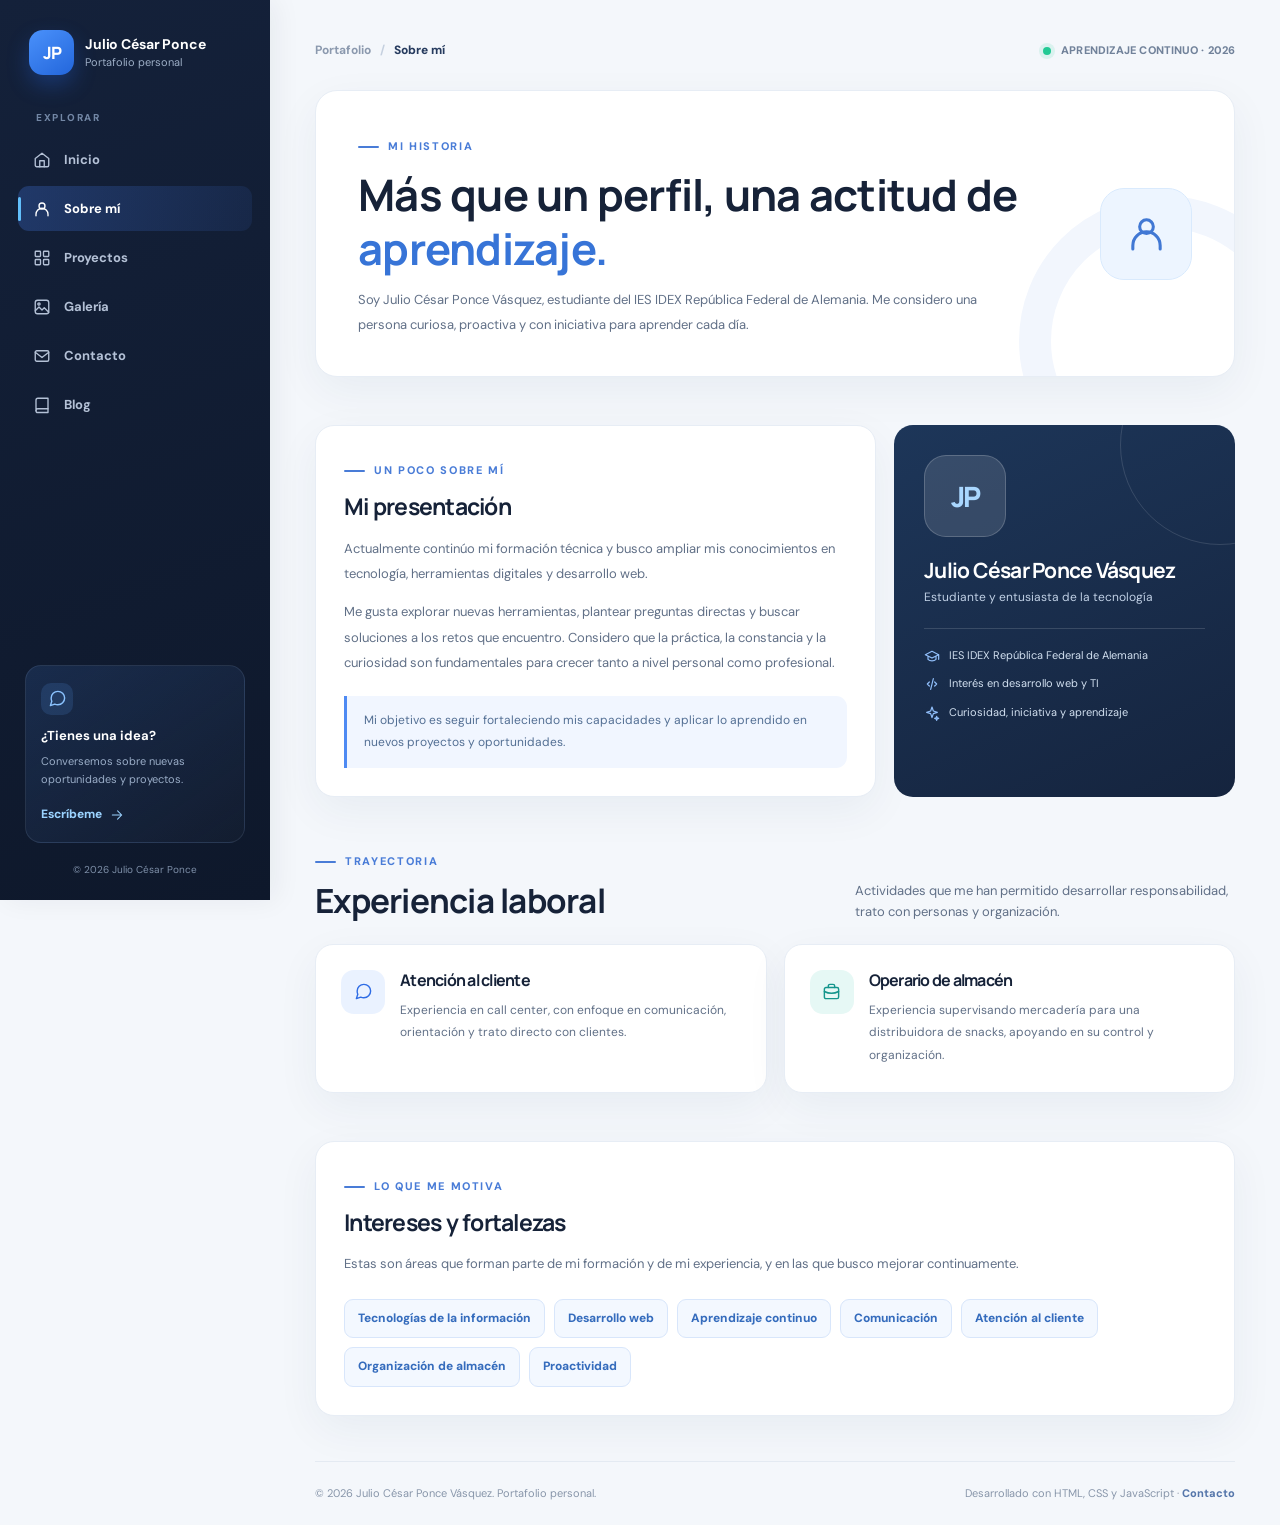
<file: Portafolio_Cesar/Portafolio_Cesar/sobremi.html>
<!DOCTYPE html>
<html lang="es">
<head>
    <meta charset="UTF-8">
    <meta name="viewport" content="width=device-width,initial-scale=1">
    <meta name="description" content="Conoce la formación, experiencia laboral e intereses de Julio César Ponce Vásquez.">
    <meta name="theme-color" content="#14213a">
    <title>Sobre mí | Julio César Ponce</title>
    <!-- Los estilos se encuentran en un solo archivo compartido. -->
    <link rel="stylesheet" href="estilos.css">

</head>
<body>
    <svg aria-hidden="true" xmlns="http://www.w3.org/2000/svg" style="position:absolute;width:0;height:0;overflow:hidden">
        <symbol id="i-home" viewBox="0 0 24 24" fill="none" stroke="currentColor" stroke-width="1.8" stroke-linecap="round" stroke-linejoin="round">
            <path d="m3 10 9-7 9 7v9a2 2 0 0 1-2 2H5a2 2 0 0 1-2-2z"/>
            <path d="M9 21v-8h6v8"/>
        </symbol>
        <symbol id="i-user" viewBox="0 0 24 24" fill="none" stroke="currentColor" stroke-width="1.8" stroke-linecap="round" stroke-linejoin="round">
            <circle cx="12" cy="8" r="4"/>
            <path d="M4 21v-2a8 8 0 0 1 16 0v2"/>
        </symbol>
        <symbol id="i-briefcase" viewBox="0 0 24 24" fill="none" stroke="currentColor" stroke-width="1.8" stroke-linecap="round" stroke-linejoin="round">
            <rect x="3" y="7" width="18" height="14" rx="2"/>
            <path d="M8 7V5a2 2 0 0 1 2-2h4a2 2 0 0 1 2 2v2M3 12a20 20 0 0 0 18 0"/>
        </symbol>
        <symbol id="i-grid" viewBox="0 0 24 24" fill="none" stroke="currentColor" stroke-width="1.8" stroke-linecap="round" stroke-linejoin="round">
            <rect x="3" y="3" width="7" height="7" rx="1"/>
            <rect x="14" y="3" width="7" height="7" rx="1"/>
            <rect x="3" y="14" width="7" height="7" rx="1"/>
            <rect x="14" y="14" width="7" height="7" rx="1"/>
        </symbol>
        <symbol id="i-image" viewBox="0 0 24 24" fill="none" stroke="currentColor" stroke-width="1.8" stroke-linecap="round" stroke-linejoin="round">
            <rect x="3" y="3" width="18" height="18" rx="3"/>
            <circle cx="8" cy="8" r="1.5"/>
            <path d="m3 17 5-5 4 4 3-3 6 6"/>
        </symbol>
        <symbol id="i-mail" viewBox="0 0 24 24" fill="none" stroke="currentColor" stroke-width="1.8" stroke-linecap="round" stroke-linejoin="round">
            <rect x="3" y="5" width="18" height="14" rx="2"/>
            <path d="m3 7 9 7 9-7"/>
        </symbol>
        <symbol id="i-book" viewBox="0 0 24 24" fill="none" stroke="currentColor" stroke-width="1.8" stroke-linecap="round" stroke-linejoin="round">
            <path d="M4 19.5A2.5 2.5 0 0 1 6.5 17H20V3H6.5A2.5 2.5 0 0 0 4 5.5z"/>
            <path d="M4 19.5A2.5 2.5 0 0 0 6.5 22H20v-5"/>
        </symbol>
        <symbol id="i-arrow" viewBox="0 0 24 24" fill="none" stroke="currentColor" stroke-width="1.8" stroke-linecap="round" stroke-linejoin="round">
            <path d="M4 12h16m-7-7 7 7-7 7"/>
        </symbol>
        <symbol id="i-rightup" viewBox="0 0 24 24" fill="none" stroke="currentColor" stroke-width="1.8" stroke-linecap="round" stroke-linejoin="round">
            <path d="M7 17 17 7M7 7h10v10"/>
        </symbol>
        <symbol id="i-code" viewBox="0 0 24 24" fill="none" stroke="currentColor" stroke-width="1.8" stroke-linecap="round" stroke-linejoin="round">
            <path d="m8 9-3 3 3 3m8-6 3 3-3 3m-6 5 4-16"/>
        </symbol>
        <symbol id="i-graduation" viewBox="0 0 24 24" fill="none" stroke="currentColor" stroke-width="1.8" stroke-linecap="round" stroke-linejoin="round">
            <path d="m2 10 10-5 10 5-10 5-10-5zm4 2v5c3 3 9 3 12 0v-5m4-2v7"/>
        </symbol>
        <symbol id="i-sparkles" viewBox="0 0 24 24" fill="none" stroke="currentColor" stroke-width="1.8" stroke-linecap="round" stroke-linejoin="round">
            <path d="m12 3 2 6 6 2-6 2-2 6-2-6-6-2 6-2zm7 14 .8 2.2L22 20l-2.2.8L19 23l-.8-2.2L16 20l2.2-.8z"/>
        </symbol>
        <symbol id="i-heart" viewBox="0 0 24 24" fill="none" stroke="currentColor" stroke-width="1.8" stroke-linecap="round" stroke-linejoin="round">
            <path d="M20.8 4.6a5.4 5.4 0 0 0-7.6 0L12 5.8l-1.2-1.2a5.4 5.4 0 0 0-7.6 7.6 0 0 0 0 7.6l1.2 1.2L12 21l7.6-7.6 1.2-1.2a5.4 5.4 0 0 0 0-7.6Z"/>
        </symbol>
        <symbol id="i-check" viewBox="0 0 24 24" fill="none" stroke="currentColor" stroke-width="1.8" stroke-linecap="round" stroke-linejoin="round">
            <path d="m5 12 5 5L20 7"/>
        </symbol>
        <symbol id="i-chat" viewBox="0 0 24 24" fill="none" stroke="currentColor" stroke-width="1.8" stroke-linecap="round" stroke-linejoin="round">
            <path d="M21 11.5a8.5 8.5 0 0 1-8.5 8.5 9 9 0 0 1-4-.9L3 21l1.8-5.5a9 9 0 0 1-.8-4A8.5 8.5 0 1 1 21 11.5Z"/>
        </symbol>
        <symbol id="i-calendar" viewBox="0 0 24 24" fill="none" stroke="currentColor" stroke-width="1.8" stroke-linecap="round" stroke-linejoin="round">
            <rect x="3" y="5" width="18" height="16" rx="2"/>
            <path d="M7 3v4m10-4v4M3 10h18"/>
        </symbol>
        <symbol id="i-phone" viewBox="0 0 24 24" fill="none" stroke="currentColor" stroke-width="1.8" stroke-linecap="round" stroke-linejoin="round">
            <path d="M21 16.2v3a2 2 0 0 1-2.2 2 18.5 18.5 0 0 1-8-2.8A18.4 18.4 0 0 1 5 12.6a18.5 18.5 0 0 1-2.8-8A2 2 0 0 1 4.2 2h3a2 2 0 0 1 2 1.7l.5 3a2 2 0 0 1-.6 1.9L7.3 10a15.2 15.2 0 0 0 6.7 6.7l1.4-1.8a2 2 0 0 1 1.9-.6l3 .5a2 2 0 0 1 1.7 2Z"/>
        </symbol>
        <symbol id="i-menu" viewBox="0 0 24 24" fill="none" stroke="currentColor" stroke-width="1.8" stroke-linecap="round" stroke-linejoin="round">
            <path d="M4 7h16M4 12h16M4 17h16"/>
        </symbol>
        <symbol id="i-folder" viewBox="0 0 24 24" fill="none" stroke="currentColor" stroke-width="1.8" stroke-linecap="round" stroke-linejoin="round">
            <path d="M3 7a2 2 0 0 1 2-2h5l2 2h7a2 2 0 0 1 2 2v10a2 2 0 0 1-2 2H5a2 2 0 0 1-2-2z"/>
        </symbol>
        <symbol id="i-play" viewBox="0 0 24 24" fill="none" stroke="currentColor" stroke-width="1.8" stroke-linecap="round" stroke-linejoin="round">
            <path d="m9 6 10 6-10 6z"/>
        </symbol>
        <symbol id="i-send" viewBox="0 0 24 24" fill="none" stroke="currentColor" stroke-width="1.8" stroke-linecap="round" stroke-linejoin="round">
            <path d="m22 2-7 20-4-9-9-4zM22 2 11 13"/>
        </symbol>
        <symbol id="i-bulb" viewBox="0 0 24 24" fill="none" stroke="currentColor" stroke-width="1.8" stroke-linecap="round" stroke-linejoin="round">
            <path d="M9 18h6m-5 4h4m-2-20a7 7 0 0 0-4 12.7c1.2.8 1 2.3 1 3.3h6c0-1-.2-2.5 1-3.3A7 7 0 0 0 12 2Z"/>
        </symbol>
        <symbol id="i-layers" viewBox="0 0 24 24" fill="none" stroke="currentColor" stroke-width="1.8" stroke-linecap="round" stroke-linejoin="round">
            <path d="m12 3 9 5-9 5-9-5zm-9 9 9 5 9-5M3 16l9 5 9-5"/>
        </symbol>
        <symbol id="i-shield" viewBox="0 0 24 24" fill="none" stroke="currentColor" stroke-width="1.8" stroke-linecap="round" stroke-linejoin="round">
            <path d="m12 2 9 4v6c0 5-4 8-9 10-5-2-9-5-9-10V6z"/>
            <path d="m8 12 3 3 5-6"/>
        </symbol>
        <symbol id="i-info" viewBox="0 0 24 24" fill="none" stroke="currentColor" stroke-width="1.8" stroke-linecap="round" stroke-linejoin="round">
            <circle cx="12" cy="12" r="9"/>
            <path d="M12 11v5m0-8h.01"/>
        </symbol>
        <symbol id="i-link" viewBox="0 0 24 24" fill="none" stroke="currentColor" stroke-width="1.8" stroke-linecap="round" stroke-linejoin="round">
            <path d="M10 13a5 5 0 0 0 7.1 0l2-2a5 5 0 0 0-7-7l-1.2 1.2M14 11a5 5 0 0 0-7.1 0l-2 2a5 5 0 0 0 7 7l1.2-1.2"/>
        </symbol>
        <symbol id="i-camera" viewBox="0 0 24 24" fill="none" stroke="currentColor" stroke-width="1.8" stroke-linecap="round" stroke-linejoin="round">
            <path d="M4 7h4l2-3h4l2 3h4a2 2 0 0 1 2 2v10a2 2 0 0 1-2 2H4a2 2 0 0 1-2-2V9a2 2 0 0 1 2-2Z"/>
            <circle cx="12" cy="13" r="4"/>
        </symbol>
        <symbol id="i-clipboard" viewBox="0 0 24 24" fill="none" stroke="currentColor" stroke-width="1.8" stroke-linecap="round" stroke-linejoin="round">
            <rect x="5" y="5" width="14" height="17" rx="2"/>
            <rect x="9" y="2" width="6" height="5" rx="1"/>
            <path d="M9 12h6m-6 4h6"/>
        </symbol>
    </svg>
    <a class="skip-link" href="#principal">Ir al contenido principal</a>
    <div id="navOverlay" class="nav-overlay" aria-hidden="true">
    </div>
    <aside class="sidebar" id="sidebar" aria-label="Navegación principal">
        <a class="brand" href="index.html" aria-label="Julio César Ponce, ir al inicio">
            <span class="brand-mark">JP</span>
            <span class="brand-copy"><strong>Julio César Ponce</strong><span>Portafolio personal</span></span>
        </a>
        <div class="nav-caption">
            EXPLORAR
        </div>
        <nav class="side-nav" aria-label="Secciones">
            <a href="index.html" class="nav-link" ><svg class="icon" aria-hidden="true"><use href="#i-home"></use></svg><span>Inicio</span></a>
            <a href="sobremi.html" class="nav-link" aria-current="page"><svg class="icon" aria-hidden="true"><use href="#i-user"></use></svg><span>Sobre mí</span></a>
            <a href="proyectos.html" class="nav-link" ><svg class="icon" aria-hidden="true"><use href="#i-grid"></use></svg><span>Proyectos</span></a>
            <a href="galeria.html" class="nav-link" ><svg class="icon" aria-hidden="true"><use href="#i-image"></use></svg><span>Galería</span></a>
            <a href="contacto.html" class="nav-link" ><svg class="icon" aria-hidden="true"><use href="#i-mail"></use></svg><span>Contacto</span></a>
            <a href="blog.html" class="nav-link" ><svg class="icon" aria-hidden="true"><use href="#i-book"></use></svg><span>Blog</span></a>
        </nav>
        <div class="sidebar-bottom">
            <div class="sidebar-card">
                <div class="side-card-icon">
                    <svg class="icon" aria-hidden="true"><use href="#i-chat"></use></svg>
                </div>
                <strong>¿Tienes una idea?</strong>
                <p>Conversemos sobre nuevas oportunidades y proyectos.</p>
                <a href="contacto.html">Escríbeme <svg class="icon" aria-hidden="true"><use href="#i-arrow"></use></svg></a>
            </div>
            <p class="sidebar-legal">© 2026 Julio César Ponce</p>
        </div>
    </aside>
    <div class="mobile-head">
        <a class="brand" href="index.html">
            <span class="brand-mark">JP</span>
            <span class="brand-copy"><strong>Julio César Ponce</strong><span>Portafolio personal</span></span>
        </a>
        <button class="menu-toggle" id="menuToggle" type="button" aria-label="Abrir menú" aria-controls="sidebar" aria-expanded="false">
            <svg class="icon" aria-hidden="true"><use href="#i-menu"></use></svg>
        </button>
    </div>
    <div class="page">
        <div class="page-inner">
            <div class="topbar">
                <div class="breadcrumbs">
                    <span>Portafolio</span>
                    <span class="sep">/</span>
                    <strong>Sobre mí</strong>
                </div>
                <span class="topbar-right"><span class="online-dot"></span>APRENDIZAJE CONTINUO · 2026</span>
            </div>
            <main id="principal">
                <section class="page-banner">
                    <div class="page-banner-content">
                        <span class="eyebrow">MI HISTORIA</span>
                        <h1>Más que un perfil, una actitud de <span style="color:#3774d7">aprendizaje.</span></h1>
                        <p>
                            Soy Julio César Ponce Vásquez, estudiante del IES IDEX República Federal de Alemania. Me considero una persona curiosa, proactiva y con iniciativa para aprender cada día.
                        </p>
                    </div>
                    <div class="banner-chip">
                        <svg class="icon" aria-hidden="true"><use href="#i-user"></use></svg>
                    </div>
                </section>
                <section class="section about-intro">
                    <article class="surface">
                        <span class="eyebrow">UN POCO SOBRE MÍ</span>
                        <h2 style="margin-top:12px">Mi presentación</h2>
                        <p>Actualmente continúo mi formación técnica y busco ampliar mis conocimientos en tecnología, herramientas digitales y desarrollo web.</p>
                        <p>
                            Me gusta explorar nuevas herramientas, plantear preguntas directas y buscar soluciones a los retos que encuentro. Considero que la práctica, la constancia y la curiosidad son fundamentales para crecer tanto a nivel personal como profesional.
                        </p>
                        <div class="note-box" style="margin-top:21px">
                            Mi objetivo es seguir fortaleciendo mis capacidades y aplicar lo aprendido en nuevos proyectos y oportunidades.
                        </div>
                    </article>
                    <aside class="profile-card" aria-label="Resumen del perfil">
                        <div class="profile-monogram">
                            JP
                        </div>
                        <h3>Julio César Ponce Vásquez</h3>
                        <p>Estudiante y entusiasta de la tecnología</p>
                        <div class="profile-detail">
                            <span><svg class="icon" aria-hidden="true"><use href="#i-graduation"></use></svg> IES IDEX República Federal de Alemania</span>
                            <span><svg class="icon" aria-hidden="true"><use href="#i-code"></use></svg> Interés en desarrollo web y TI</span>
                            <span><svg class="icon" aria-hidden="true"><use href="#i-sparkles"></use></svg> Curiosidad, iniciativa y aprendizaje</span>
                        </div>
                    </aside>
                </section>
                <section class="section">
                    <div class="section-heading">
                        <div>
                            <span class="eyebrow">TRAYECTORIA</span>
                            <h2>Experiencia laboral</h2>
                        </div>
                        <p>Actividades que me han permitido desarrollar responsabilidad, trato con personas y organización.</p>
                    </div>
                    <div class="two-cards">
                        <article class="experience-card">
                            <div class="mini-icon">
                                <svg class="icon" aria-hidden="true"><use href="#i-chat"></use></svg>
                            </div>
                            <div>
                                <h3>Atención al cliente</h3>
                                <p>Experiencia en call center, con enfoque en comunicación, orientación y trato directo con clientes.</p>
                            </div>
                        </article>
                        <article class="experience-card">
                            <div class="mini-icon">
                                <svg class="icon" aria-hidden="true"><use href="#i-briefcase"></use></svg>
                            </div>
                            <div>
                                <h3>Operario de almacén</h3>
                                <p>Experiencia supervisando mercadería para una distribuidora de snacks, apoyando en su control y organización.</p>
                            </div>
                        </article>
                    </div>
                </section>
                <section class="section">
                    <div class="surface">
                        <span class="eyebrow">LO QUE ME MOTIVA</span>
                        <h2 style="margin-top:12px">Intereses y fortalezas</h2>
                        <p>Estas son áreas que forman parte de mi formación y de mi experiencia, y en las que busco mejorar continuamente.</p>
                        <div class="tag-cloud" style="margin-top:22px">
                            <span class="tag">Tecnologías de la información</span>
                            <span class="tag">Desarrollo web</span>
                            <span class="tag">Aprendizaje continuo</span>
                            <span class="tag">Comunicación</span>
                            <span class="tag">Atención al cliente</span>
                            <span class="tag">Organización de almacén</span>
                            <span class="tag">Proactividad</span>
                        </div>
                    </div>
                </section>
            </main>
            <footer class="footer">
                <span>© 2026 Julio César Ponce Vásquez. Portafolio personal.</span>
                <span>Desarrollado con HTML, CSS y JavaScript · <a href="contacto.html">Contacto</a></span>
            </footer>
        </div>
    </div>
    <script src="funciones.js" defer></script>
</body>
</html>
</file>
<file: Portafolio_Cesar/Portafolio_Cesar/estilos.css>
/* Estilos comunes para todas las páginas del portafolio. */

@import url("https://fonts.googleapis.com/css2?family=DM+Sans:wght@400;500;600;700;800&family=Manrope:wght@400;500;600;700;800&display=swap");

        :root {
            --navy: #101b31;
            --navy2: #182741;
            --ink: #162238;
            --sub: #617087;
            --muted: #8995a8;
            --blue: #316ae8;
            --cyan: #45d6e9;
            --paper: #f4f7fb;
            --white: #fff;
            --border: #e7edf5;
            --shadow: 0 14px 44px rgba(26,47,89,.055);
            --radius: 20px;
            --sidebar: 270px;
        }

        *,*::before,*::after {
            box-sizing: border-box;
        }

        html {
            scroll-behavior: smooth;
        }

        body {
            margin: 0;
            font-family: "DM Sans","Segoe UI",Arial,sans-serif;
            background: var(--paper);
            color: var(--ink);
            line-height: 1.62;
            -webkit-font-smoothing: antialiased;
        }

        a {
            color: inherit;
            text-decoration: none;
        }

        button,input,textarea,select {
            font: inherit;
        }

        button {
            cursor: pointer;
        }

        button:disabled {
            cursor: not-allowed;
        }

        img,svg {
            max-width: 100%;
        }

        img {
            display: block;
        }

        svg.icon {
            width: 19px;
            height: 19px;
            flex: none;
            vertical-align: middle;
        }

        .sr-only {
            position: absolute;
            width: 1px;
            height: 1px;
            clip: rect(0,0,0,0);
            overflow: hidden;
            white-space: nowrap;
        }

        .skip-link {
            position: absolute;
            top: -80px;
            left: 16px;
            z-index: 1000;
            background: #fff;
            color: var(--ink);
            padding: 10px 16px;
            border-radius: 8px;
        }

        .skip-link:focus {
            top: 12px;
        }

        a:focus-visible,button:focus-visible,input:focus-visible,textarea:focus-visible,select:focus-visible {
            outline: 3px solid #70bcfa;
            outline-offset: 3px;
        }

        .sidebar {
            position: fixed;
            inset: 0 auto 0 0;
            width: var(--sidebar);
            background: linear-gradient(160deg,#14213a 0%,#0e182b 100%);
            color: #fff;
            padding: 30px 18px 22px;
            display: flex;
            flex-direction: column;
            z-index: 50;
            box-shadow: 6px 0 26px rgba(20,31,52,.06);
        }

        .brand {
            display: flex;
            align-items: center;
            gap: 11px;
            padding: 0 11px 33px;
        }

        .brand-mark {
            flex: none;
            width: 45px;
            height: 45px;
            display: grid;
            place-items: center;
            border-radius: 14px;
            color: #fff;
            font-family: Manrope,sans-serif;
            font-size: 17px;
            font-weight: 800;
            letter-spacing: -1px;
            background: linear-gradient(145deg,#4a91fb,#2366db);
            box-shadow: 0 10px 22px rgba(37,101,222,.33);
        }

        .brand-copy {
            display: flex;
            flex-direction: column;
            line-height: 1.4;
        }

        .brand-copy strong {
            font-size: 14px;
            letter-spacing: -.15px;
        }

        .brand-copy span {
            font-size: 11px;
            color: #9daec6;
        }

        .nav-caption {
            color: #7387a5;
            font-weight: 800;
            font-size: 10px;
            letter-spacing: 1.7px;
            margin: 2px 18px 11px;
        }

        .side-nav {
            display: flex;
            flex-direction: column;
            gap: 4px;
        }

        .nav-link {
            padding: 12px 15px;
            color: #b4c1d6;
            display: flex;
            gap: 13px;
            align-items: center;
            font-size: 13px;
            font-weight: 700;
            border-radius: 11px;
            position: relative;
            transition: background .18s,color .18s;
        }

        .nav-link:hover {
            background: rgba(255,255,255,.075);
            color: #fff;
        }

        .nav-link[aria-current=page] {
            background: linear-gradient(100deg,rgba(64,115,220,.30),rgba(64,115,220,.11));
            color: #fff;
        }

        .nav-link[aria-current=page]::before {
            content: "";
            width: 3px;
            height: 24px;
            border-radius: 5px;
            position: absolute;
            left: 0;
            top: calc(50% - 12px);
            background: #62bffb;
        }

        .nav-link .icon {
            width: 18px;
            height: 18px;
        }

        .side-group {
            margin-top: 26px;
        }

        .sidebar-bottom {
            margin-top: auto;
            padding: 22px 7px 0;
        }

        .sidebar-card {
            border: 1px solid rgba(188,218,255,.11);
            border-radius: 16px;
            background: linear-gradient(145deg,rgba(58,105,178,.22),rgba(255,255,255,.02));
            padding: 17px 15px 16px;
        }

        .sidebar-card .side-card-icon {
            width: 32px;
            height: 32px;
            border-radius: 10px;
            background: rgba(87,153,241,.16);
            display: grid;
            place-items: center;
            color: #8bc3ff;
        }

        .sidebar-card strong {
            display: block;
            margin-top: 10px;
            font-size: 13px;
        }

        .sidebar-card p {
            color: #9aadc7;
            font-size: 11px;
            line-height: 1.65;
            margin: 6px 0 12px;
        }

        .sidebar-card a {
            display: inline-flex;
            align-items: center;
            gap: 8px;
            color: #9bd3ff;
            font-size: 12px;
            font-weight: 800;
        }

        .sidebar-card a svg {
            width: 14px;
            height: 14px;
        }

        .sidebar-legal {
            font-size: 10px;
            color: #7f90a9;
            text-align: center;
            margin: 19px 0 0;
        }

        .nav-overlay {
            display: none;
        }

        .mobile-head {
            display: none;
        }

        .page {
            margin-left: var(--sidebar);
            min-width: 0;
        }

        .page-inner {
            width: min(1260px,100%);
            margin: 0 auto;
            padding: 37px 45px 0;
        }

        .topbar {
            display: flex;
            align-items: center;
            justify-content: space-between;
            margin-bottom: 25px;
            min-height: 28px;
        }

        .breadcrumbs {
            font-size: 12px;
            font-weight: 700;
            color: #8b99ae;
            display: flex;
            gap: 9px;
            align-items: center;
        }

        .breadcrumbs strong {
            color: #263b5e;
            font-weight: 800;
        }

        .breadcrumbs .sep {
            color: #c5d0df;
        }

        .topbar-right {
            display: flex;
            align-items: center;
            gap: 10px;
            font-size: 11px;
            color: #71829a;
            font-weight: 800;
            letter-spacing: .1px;
        }

        .online-dot {
            width: 8px;
            height: 8px;
            background: #22c994;
            border-radius: 50%;
            box-shadow: 0 0 0 4px rgba(34,201,148,.12);
        }

        .eyebrow {
            display: inline-flex;
            gap: 9px;
            align-items: center;
            color: #497cd7;
            font-size: 11px;
            font-weight: 800;
            letter-spacing: 1.65px;
            text-transform: uppercase;
        }

        .eyebrow::before {
            content: "";
            width: 21px;
            height: 2px;
            background: currentColor;
            border-radius: 5px;
        }

        h1,h2,h3,h4,p {
            margin-top: 0;
        }

        h1,h2,h3,h4 {
            font-family: Manrope,"DM Sans",sans-serif;
            line-height: 1.24;
            letter-spacing: -.75px;
        }

        h1 {
            font-size: clamp(35px,4vw,55px);
        }

        h2 {
            font-size: clamp(25px,2.6vw,34px);
        }

        h3 {
            font-size: 20px;
        }

        .body-copy {
            color: var(--sub);
            font-size: 14px;
            line-height: 1.85;
        }

        .muted {
            color: var(--sub);
        }

        .section {
            margin-top: 48px;
        }

        .section-heading {
            display: flex;
            justify-content: space-between;
            align-items: flex-end;
            gap: 20px;
            margin-bottom: 22px;
        }

        .section-heading h2 {
            margin: 10px 0 0;
        }

        .section-heading p {
            max-width: 380px;
            font-size: 13px;
            color: var(--sub);
            margin: 0;
        }

        .text-link {
            display: inline-flex;
            align-items: center;
            gap: 8px;
            color: #2164d1;
            font-weight: 800;
            font-size: 13px;
        }

        .text-link:hover {
            text-decoration: underline;
            text-underline-offset: 4px;
        }

        .text-link .icon {
            width: 15px;
            height: 15px;
        }

        .btn {
            display: inline-flex;
            align-items: center;
            justify-content: center;
            gap: 10px;
            min-height: 45px;
            padding: 12px 20px;
            border-radius: 11px;
            background: #2c6ce9;
            color: #fff;
            font-size: 13px;
            font-weight: 800;
            border: 1px solid transparent;
            box-shadow: 0 11px 23px rgba(43,101,215,.15);
            transition: transform .18s,background .18s,box-shadow .18s;
        }

        .btn:hover {
            transform: translateY(-2px);
            background: #1857ce;
            box-shadow: 0 13px 28px rgba(43,101,215,.22);
        }

        .btn .icon {
            width: 17px;
            height: 17px;
        }

        .btn-light {
            background: #fff;
            color: #1e365b;
            box-shadow: none;
        }

        .btn-light:hover {
            background: #eef5ff;
            box-shadow: none;
        }

        .btn-outline {
            background: transparent;
            color: #245ed0;
            border-color: #cbdcf7;
            box-shadow: none;
        }

        .btn-outline:hover {
            background: #eff5ff;
            box-shadow: none;
        }

        .btn-ghost {
            background: transparent;
            border-color: rgba(255,255,255,.3);
            color: #fff;
            box-shadow: none;
        }

        .btn-ghost:hover {
            background: rgba(255,255,255,.12);
            box-shadow: none;
        }

        /*Inicio*/

        .hero {
            min-height: 462px;
            position: relative;
            overflow: hidden;
            border-radius: 24px;
            background: radial-gradient(circle at 95% 0%,rgba(54,133,215,.37) 0%,transparent 37%),linear-gradient(130deg,#11243f 0%,#162c4c 60%,#234877 100%);
            color: #fff;
            display: grid;
            grid-template-columns: 1.12fr .88fr;
            align-items: center;
            padding: 50px 51px;
            box-shadow: 0 18px 42px rgba(29,54,94,.11);
        }

        .hero::before {
            content: "";
            position: absolute;
            width: 420px;
            height: 420px;
            border: 1px solid rgba(214,234,255,.12);
            border-radius: 50%;
            right: -145px;
            top: -125px;
        }

        .hero::after {
            content: "";
            position: absolute;
            width: 310px;
            height: 310px;
            border: 1px solid rgba(214,234,255,.07);
            border-radius: 50%;
            right: 78px;
            bottom: -230px;
        }

        .hero-text {
            position: relative;
            z-index: 1;
        }

        .hero-kicker {
            display: inline-flex;
            align-items: center;
            gap: 8px;
            background: rgba(255,255,255,.10);
            border: 1px solid rgba(255,255,255,.14);
            padding: 7px 12px;
            border-radius: 30px;
            font-size: 10px;
            letter-spacing: 1.1px;
            font-weight: 800;
            color: #c7e9ff;
        }

        .hero-kicker .tiny-dot {
            width: 6px;
            height: 6px;
            border-radius: 100%;
            background: #60e0dc;
        }

        .hero h1 {
            margin: 22px 0 17px;
            font-size: clamp(36px,4.0vw,57px);
            line-height: 1.14;
            letter-spacing: -2px;
            max-width: 560px;
        }

        .hero h1 em {
            font-style: normal;
            background: linear-gradient(90deg,#76e0f9,#83a9ff);
            -webkit-background-clip: text;
            background-clip: text;
            color: transparent;
        }

        .hero p {
            font-size: 14px;
            color: #bfcee2;
            max-width: 440px;
            line-height: 1.85;
            margin-bottom: 27px;
        }

        .hero-actions {
            display: flex;
            flex-wrap: wrap;
            gap: 10px;
        }

        .hero-visual {
            position: relative;
            min-height: 290px;
            display: grid;
            align-items: center;
            justify-items: center;
            margin-left: 16px;
            z-index: 1;
        }

        .code-window {
            width: min(100%,338px);
            border-radius: 17px;
            background: linear-gradient(140deg,rgba(24,45,78,.96),rgba(12,28,50,.97));
            border: 1px solid rgba(208,228,255,.26);
            box-shadow: 0 27px 70px rgba(0,10,34,.40);
            transform: rotate(2deg);
            overflow: hidden;
        }

        .window-bar {
            display: flex;
            align-items: center;
            gap: 6px;
            background: rgba(255,255,255,.065);
            padding: 13px 16px;
            border-bottom: 1px solid rgba(255,255,255,.09);
        }

        .window-bar .dot {
            width: 7px;
            height: 7px;
            border-radius: 50%;
            background: #ff7a78;
        }

        .window-bar .dot:nth-child(2) {
            background: #ffcf6b;
        }

        .window-bar .dot:nth-child(3) {
            background: #65d6a4;
        }

        .window-bar span:last-child {
            margin-left: auto;
            color: #97abc7;
            font: 11px "DM Sans",sans-serif;
        }

        .code-lines {
            font: 12px/2.2 Consolas,"Courier New",monospace;
            padding: 25px 22px 34px;
            white-space: nowrap;
            color: #d9e7fb;
        }

        .code-lines .blue {
            color: #70b4ff;
        }

        .code-lines .green {
            color: #72dfb5;
        }

        .code-lines .pink {
            color: #ff99c8;
        }

        .code-lines .indent {
            padding-left: 19px;
        }

        .floating-badge {
            position: absolute;
            left: -30px;
            bottom: 5px;
            z-index: 2;
            display: flex;
            align-items: center;
            gap: 10px;
            padding: 12px 14px;
            border-radius: 13px;
            color: #243959;
            background: #fff;
            box-shadow: 0 18px 35px rgba(3,16,35,.24);
            transform: rotate(-5deg);
        }

        .floating-badge .badge-circle {
            display: grid;
            place-items: center;
            width: 33px;
            height: 33px;
            border-radius: 10px;
            background: #e9f5ff;
            color: #3172e9;
        }

        .floating-badge strong {
            display: block;
            font-size: 11px;
        }

        .floating-badge span {
            display: block;
            font-size: 10px;
            color: #69819f;
        }

        .fact-row {
            display: grid;
            grid-template-columns: repeat(3,1fr);
            gap: 13px;
            margin-top: 19px;
        }

        .fact {
            display: flex;
            align-items: center;
            gap: 14px;
            background: #fff;
            border: 1px solid var(--border);
            padding: 19px 20px;
            border-radius: 16px;
            min-width: 0;
            box-shadow: var(--shadow);
        }

        .fact-icon,.service-icon,.mini-icon {
            width: 41px;
            height: 41px;
            flex: none;
            display: grid;
            place-items: center;
            border-radius: 13px;
            background: #eaf2ff;
            color: #2e6ce5;
        }

        .fact:nth-child(2) .fact-icon {
            background: #ebf9f7;
            color: #11a89b;
        }

        .fact:nth-child(3) .fact-icon {
            background: #f3ecff;
            color: #8556c6;
        }

        .fact small {
            font-size: 11px;
            font-weight: 700;
            color: #8190a5;
            display: block;
        }

        .fact strong {
            font-size: 12px;
            font-weight: 800;
            display: block;
            margin-top: 2px;
            color: #243450;
            line-height: 1.5;
        }

        .card-grid {
            display: grid;
            grid-template-columns: repeat(3,minmax(0,1fr));
            gap: 17px;
        }

        .feature-card {
            background: #fff;
            border: 1px solid var(--border);
            border-radius: 19px;
            box-shadow: var(--shadow);
            padding: 27px 24px;
            transition: transform .2s,box-shadow .2s;
        }

        .feature-card:hover {
            transform: translateY(-4px);
            box-shadow: 0 24px 50px rgba(24,43,82,.09);
        }

        .feature-card .service-icon {
            width: 48px;
            height: 48px;
            border-radius: 15px;
        }

        .feature-card:nth-child(2) .service-icon {
            background: #e9f8f4;
            color: #16a589;
        }

        .feature-card:nth-child(3) .service-icon {
            background: #f2edff;
            color: #7e65da;
        }

        .feature-number {
            display: block;
            font-size: 11px;
            font-weight: 800;
            color: #b8c4d4;
            letter-spacing: 1.5px;
            margin: 20px 0 11px;
        }

        .feature-card h3 {
            font-size: 18px;
            margin: 0 0 10px;
        }

        .feature-card p {
            font-size: 12px;
            color: #6e7d92;
            line-height: 1.8;
            min-height: 65px;
            margin-bottom: 17px;
        }

        .cta-banner {
            background: linear-gradient(110deg,#132441,#234a7d);
            color: #fff;
            padding: 36px 40px;
            display: flex;
            align-items: center;
            justify-content: space-between;
            gap: 24px;
            border-radius: 20px;
            position: relative;
            overflow: hidden;
        }

        .cta-banner::after {
            content: "";
            width: 250px;
            height: 250px;
            border: 1px solid rgba(255,255,255,.12);
            position: absolute;
            right: -70px;
            top: -130px;
            border-radius: 50%;
        }

        .cta-banner h2 {
            margin: 0 0 9px;
            font-size: 25px;
        }

        .cta-banner p {
            color: #b2c9e5;
            margin: 0;
            font-size: 13px;
        }

        .cta-banner .btn {
            flex: none;
            position: relative;
            z-index: 1;
        }

        /*Interior*/

        .page-banner {
            display: grid;
            grid-template-columns: 1fr auto;
            align-items: center;
            gap: 20px;
            border-radius: 22px;
            padding: 39px 42px;
            background: #fff;
            border: 1px solid var(--border);
            box-shadow: var(--shadow);
            position: relative;
            overflow: hidden;
        }

        .page-banner::after {
            content: "";
            position: absolute;
            right: -75px;
            bottom: -110px;
            width: 290px;
            height: 290px;
            border: 32px solid #f2f6fd;
            border-radius: 50%;
            pointer-events: none;
        }

        .page-banner .page-banner-content {
            position: relative;
            z-index: 1;
        }

        .page-banner h1 {
            margin: 12px 0 12px;
            font-size: clamp(30px,3.4vw,45px);
            max-width: 790px;
        }

        .page-banner p {
            max-width: 620px;
            color: var(--sub);
            font-size: 13px;
            line-height: 1.9;
            margin: 0;
        }

        .banner-chip {
            position: relative;
            z-index: 1;
            display: grid;
            place-items: center;
            background: #edf5ff;
            border: 1px solid #d9eafd;
            width: 92px;
            height: 92px;
            border-radius: 24px;
            color: #4178d4;
        }

        .banner-chip svg {
            width: 41px;
            height: 41px;
        }

        .about-intro {
            display: grid;
            grid-template-columns: 1.4fr .85fr;
            gap: 18px;
        }

        .surface {
            background: #fff;
            border: 1px solid var(--border);
            border-radius: 19px;
            box-shadow: var(--shadow);
            padding: 28px;
        }

        .surface h2,.surface h3 {
            margin: 0 0 15px;
        }

        .surface h2 {
            font-size: 23px;
        }

        .surface p {
            font-size: 13px;
            line-height: 1.95;
            color: var(--sub);
            margin: 0 0 13px;
        }

        .surface p:last-child {
            margin-bottom: 0;
        }

        .profile-card {
            background: linear-gradient(155deg,#1d3659,#15243e);
            color: #fff;
            border-radius: 19px;
            padding: 30px;
            overflow: hidden;
            position: relative;
        }

        .profile-card::after {
            content: "";
            position: absolute;
            width: 200px;
            height: 200px;
            border: 1px solid rgba(255,255,255,.13);
            right: -85px;
            top: -80px;
            border-radius: 50%;
        }

        .profile-monogram {
            width: 82px;
            height: 82px;
            display: grid;
            place-items: center;
            border-radius: 22px;
            background: rgba(255,255,255,.12);
            border: 1px solid rgba(255,255,255,.19);
            font-family: Manrope,sans-serif;
            font-size: 28px;
            font-weight: 800;
            letter-spacing: -2px;
            color: #a9d7ff;
        }

        .profile-card h3 {
            font-size: 21px;
            margin: 20px 0 5px;
        }

        .profile-card p {
            color: #c0d0e5;
            font-size: 12px;
            margin: 0;
        }

        .profile-detail {
            margin-top: 20px;
            padding-top: 18px;
            border-top: 1px solid rgba(255,255,255,.14);
            display: grid;
            gap: 11px;
        }

        .profile-detail span {
            display: flex;
            align-items: center;
            gap: 9px;
            font-size: 11px;
            color: #d2e0f0;
        }

        .profile-detail svg {
            width: 16px;
            height: 16px;
            color: #91bffb;
        }

        .two-cards {
            display: grid;
            grid-template-columns: repeat(2,1fr);
            gap: 17px;
        }

        .experience-card {
            display: flex;
            align-items: flex-start;
            gap: 15px;
            background: #fff;
            padding: 25px;
            border-radius: 18px;
            border: 1px solid var(--border);
            box-shadow: var(--shadow);
        }

        .experience-card .mini-icon {
            width: 44px;
            height: 44px;
        }

        .experience-card:nth-child(2) .mini-icon {
            color: #14958c;
            background: #e6f8f5;
        }

        .experience-card h3 {
            font-size: 16px;
            margin: 1px 0 8px;
        }

        .experience-card p {
            color: var(--sub);
            font-size: 12px;
            line-height: 1.9;
            margin: 0;
        }

        .tag-cloud {
            display: flex;
            flex-wrap: wrap;
            gap: 9px;
        }

        .tag {
            font-size: 12px;
            font-weight: 800;
            color: #356cbd;
            border-radius: 9px;
            border: 1px solid #d8e6fb;
            background: #f3f8ff;
            padding: 9px 13px;
        }

        .note-box {
            border-left: 3px solid #4e8af3;
            background: #f1f6ff;
            padding: 14px 17px;
            border-radius: 0 11px 11px 0;
            color: #536f94;
            font-size: 12px;
            line-height: 1.8;
        }

        /*Proyectos*/

        .projects-grid {
            display: grid;
            grid-template-columns: repeat(3,minmax(0,1fr));
            gap: 18px;
        }

        .project {
            background: #fff;
            border: 1px solid var(--border);
            border-radius: 19px;
            box-shadow: var(--shadow);
            overflow: hidden;
            display: flex;
            flex-direction: column;
        }

        .project-preview {
            height: 167px;
            display: grid;
            place-items: center;
            position: relative;
            overflow: hidden;
        }

        .preview-gallery {
            background: linear-gradient(140deg,#cad9fe,#e4ebfb);
        }

        .preview-form {
            background: linear-gradient(140deg,#baf4e9,#ddf7f2);
        }

        .preview-contact {
            background: linear-gradient(140deg,#f3d9ff,#eceaff);
        }

        .project-preview::after {
            content: "";
            position: absolute;
            inset: auto -30px -90px;
            transform: rotate(-9deg);
            height: 120px;
            background: rgba(255,255,255,.33);
        }

        .project-preview .preview-window {
            width: 64%;
            height: 113px;
            border-radius: 11px;
            border: 5px solid rgba(255,255,255,.8);
            box-shadow: 0 18px 24px rgba(36,57,97,.13);
            background: #fff;
            padding: 11px;
            transform: rotate(-5deg);
            position: relative;
            z-index: 1;
        }

        .preview-contact .preview-window {
            transform: rotate(5deg);
        }

        .preview-window .mini-bar {
            width: 58%;
            height: 7px;
            border-radius: 5px;
            background: #dbe6f4;
            margin-bottom: 10px;
        }

        .preview-window .mini-blocks {
            display: grid;
            grid-template-columns: 1fr 1fr 1fr;
            gap: 6px;
        }

        .preview-window .mini-blocks span {
            height: 63px;
            border-radius: 5px;
            background: linear-gradient(140deg,#90b2f4,#cbdafa);
        }

        .preview-window .mini-blocks span:nth-child(2) {
            background: linear-gradient(140deg,#74c9c6,#b5e6df);
        }

        .preview-window .mini-blocks span:nth-child(3) {
            background: linear-gradient(140deg,#a4b6e9,#d8e1f8);
        }

        .preview-form .mini-blocks,.preview-contact .mini-blocks {
            display: block;
        }

        .preview-form .mini-blocks span,.preview-contact .mini-blocks span {
            display: block;
            width: 100%;
            height: 13px;
            margin-bottom: 8px;
            background: #dce7f1;
        }

        .preview-form .mini-blocks span:last-child,.preview-contact .mini-blocks span:last-child {
            width: 48%;
            background: #72b6ed;
        }

        .project-body {
            padding: 23px 23px 25px;
            display: flex;
            flex: 1;
            flex-direction: column;
        }

        .project-label {
            font-size: 10px;
            text-transform: uppercase;
            letter-spacing: 1.2px;
            color: #4c7fd3;
            font-weight: 800;
        }

        .project-body h3 {
            font-size: 17px;
            margin: 9px 0 8px;
        }

        .project-body p {
            font-size: 12px;
            color: var(--sub);
            line-height: 1.85;
            margin-bottom: 18px;
            flex: 1;
        }

        .project-footer {
            display: flex;
            align-items: center;
            justify-content: space-between;
            gap: 5px;
            padding-top: 14px;
            border-top: 1px solid #edf0f5;
        }

        .status {
            font-size: 10px;
            color: #6a8397;
            font-weight: 700;
        }

        .status::before {
            content: "";
            display: inline-block;
            width: 7px;
            height: 7px;
            border-radius: 50%;
            background: #28bc91;
            margin-right: 6px;
        }

        .project-footer .text-link {
            font-size: 12px;
        }

        .support-panel {
            padding: 23px 25px;
            display: flex;
            align-items: center;
            gap: 15px;
            border-radius: 16px;
            border: 1px solid #d9e6fa;
            background: #eff5fe;
        }

        .support-panel .mini-icon {
            flex: none;
        }

        .support-panel p {
            font-size: 12px;
            color: #627690;
            margin: 5px 0 0;
            line-height: 1.75;
        }

        .support-panel strong {
            font-size: 13px;
        }

        /*Galería*/

        .gallery-grid {
            display: grid;
            grid-template-columns: repeat(4,minmax(0,1fr));
            gap: 15px;
        }

        .gallery-item {
            margin: 0;
            background: #fff;
            border: 1px solid var(--border);
            padding: 8px;
            border-radius: 15px;
            box-shadow: var(--shadow);
            min-width: 0;
        }

        .gallery-media {
            height: 208px;
            background: #d3e5fc;
            overflow: hidden;
            border-radius: 10px;
            position: relative;
        }

        .gallery-item:nth-child(4n + 2) .gallery-media {
            background: #dbefe6;
        }

        .gallery-item:nth-child(4n + 3) .gallery-media {
            background: #eee3fa;
        }

        .gallery-item:nth-child(4n + 4) .gallery-media {
            background: #ffe9d9;
        }

        .gallery-media img {
            width: 100%;
            height: 100%;
            object-fit: cover;
            opacity: 0;
            transition: transform .35s,opacity .2s;
        }

        .gallery-media.is-loaded img {
            opacity: 1;
        }

        .gallery-item:hover img {
            transform: scale(1.055);
        }

        .gallery-fallback {
            position: absolute;
            inset: 0;
            display: flex;
            flex-direction: column;
            align-items: center;
            justify-content: center;
            gap: 11px;
            color: #6697ca;
            background: radial-gradient(circle at 25% 20%,rgba(255,255,255,.7),transparent 50%);
            font-weight: 800;
            font-size: 11px;
            letter-spacing: .5px;
        }

        .gallery-fallback svg {
            width: 40px;
            height: 40px;
            opacity: .7;
        }

        .gallery-media.is-loaded .gallery-fallback {
            display: none;
        }

        .gallery-item figcaption {
            display: flex;
            justify-content: space-between;
            gap: 4px;
            padding: 12px 7px 6px;
            font-size: 12px;
            font-weight: 800;
        }

        .gallery-item figcaption span:last-child {
            color: #a3afbf;
            font-size: 11px;
            font-weight: 600;
        }

        .video-block {
            display: grid;
            grid-template-columns: 1.1fr .9fr;
            gap: 20px;
            align-items: center;
        }

        .video-stage {
            min-height: 230px;
            border-radius: 16px;
            background: linear-gradient(125deg,#162b4d,#2b5c98);
            display: grid;
            place-items: center;
            position: relative;
            overflow: hidden;
        }

        .video-stage::before {
            content: "";
            position: absolute;
            width: 250px;
            height: 250px;
            border: 1px solid rgba(255,255,255,.22);
            right: -90px;
            top: -130px;
            border-radius: 50%;
        }

        .video-stage video {
            width: 100%;
            height: 100%;
            max-height: 350px;
            object-fit: contain;
            position: relative;
            z-index: 1;
            display: none;
            background: #0e1b31;
        }

        .video-stage.has-video video {
            display: block;
        }

        .video-stage.has-video .video-fallback {
            display: none;
        }

        .video-fallback {
            z-index: 1;
            display: flex;
            align-items: center;
            flex-direction: column;
            gap: 12px;
            text-align: center;
            color: #a8c6e9;
            padding: 25px;
        }

        .video-fallback .play-circle {
            width: 64px;
            height: 64px;
            border: 1px solid rgba(255,255,255,.3);
            border-radius: 50%;
            display: grid;
            place-items: center;
            color: #fff;
            background: rgba(255,255,255,.08);
        }

        .video-fallback .play-circle svg {
            width: 26px;
            height: 26px;
        }

        .video-fallback strong {
            font-size: 13px;
            color: #e5f2ff;
        }

        .video-fallback span {
            font-size: 11px;
        }

        .video-info h3 {
            font-size: 23px;
        }

        .video-info p {
            font-size: 13px;
            color: var(--sub);
            line-height: 1.9;
        }

        /*Contacto*/

        .contact-layout {
            display: grid;
            grid-template-columns: .8fr 1.2fr;
            gap: 19px;
        }

        .contact-stack {
            display: grid;
            gap: 16px;
            align-content: start;
        }

        .contact-method {
            display: flex;
            align-items: flex-start;
            gap: 13px;
        }

        .contact-method .mini-icon {
            width: 45px;
            height: 45px;
        }

        .contact-method strong {
            display: block;
            font-size: 13px;
            margin-bottom: 5px;
        }

        .contact-method a,.contact-method p {
            font-size: 12px;
            color: #5e718b;
            margin: 0;
            overflow-wrap: anywhere;
            line-height: 1.8;
        }

        .contact-method a {
            color: #2467d8;
            font-weight: 700;
        }

        .hours {
            width: 100%;
            border-collapse: collapse;
            font-size: 12px;
        }

        .hours th,.hours td {
            text-align: left;
            padding: 13px 0;
            border-bottom: 1px solid #e9eef6;
        }

        .hours th {
            color: #8696ab;
            font-size: 11px;
            font-weight: 800;
        }

        .hours td {
            color: #42546e;
        }

        .hours tr:last-child td {
            border-bottom: none;
        }

        .form h2 {
            margin-bottom: 9px;
        }

        .form-intro {
            font-size: 12px;
            color: #6b7b90;
            margin-bottom: 21px;
            line-height: 1.8;
        }

        .form-row {
            display: grid;
            grid-template-columns: 1fr 1fr;
            gap: 14px;
        }

        .field {
            margin-bottom: 17px;
        }

        .field label,.field-label {
            display: block;
            color: #31435d;
            font-size: 12px;
            font-weight: 800;
            margin-bottom: 8px;
        }

        .field input,.field textarea,.field select {
            width: 100%;
            border: 1px solid #dce5f0;
            background: #fafdff;
            color: #172a45;
            padding: 11px 13px;
            border-radius: 10px;
            font-size: 13px;
            outline: none;
            transition: border .2s,box-shadow .2s;
        }

        .field input:focus,.field textarea:focus,.field select:focus {
            border-color: #4b8ee9;
            box-shadow: 0 0 0 3px rgba(73,137,228,.12);
        }

        .field input::placeholder,.field textarea::placeholder {
            color: #a3afbd;
        }

        .field textarea {
            resize: vertical;
            min-height: 128px;
        }

        .form-note {
            font-size: 11px;
            color: #8694a7;
            margin: 10px 0 0;
        }

        .form-note .icon {
            width: 14px;
            height: 14px;
        }

        .status-message {
            display: none;
            padding: 13px 14px;
            border-radius: 10px;
            margin: 0 0 15px;
            background: #e8f9f4;
            color: #247e66;
            font-size: 12px;
        }

        .status-message.error {
            background: #fff1f1;
            color: #b33f45;
        }

        .status-message.show {
            display: block;
        }

        /*Blog*/

        .coming-soon {
            background: linear-gradient(125deg,#142744,#203e6b);
            color: #fff;
            border-radius: 20px;
            padding: 48px 44px;
            position: relative;
            overflow: hidden;
        }

        .coming-soon::after {
            position: absolute;
            content: "";
            width: 320px;
            height: 320px;
            border-radius: 50%;
            border: 35px solid rgba(255,255,255,.05);
            right: -100px;
            bottom: -160px;
        }

        .coming-soon .soon-icon {
            width: 55px;
            height: 55px;
            display: grid;
            place-items: center;
            border: 1px solid rgba(255,255,255,.16);
            background: rgba(255,255,255,.1);
            border-radius: 16px;
            margin-bottom: 23px;
        }

        .coming-soon h2 {
            margin-bottom: 12px;
            max-width: 650px;
        }

        .coming-soon p {
            max-width: 565px;
            color: #bdd0e9;
            font-size: 13px;
            line-height: 1.85;
            margin-bottom: 23px;
        }

        .topics {
            display: grid;
            grid-template-columns: repeat(3,minmax(0,1fr));
            gap: 15px;
        }

        .topic {
            background: #fff;
            border: 1px solid var(--border);
            border-radius: 14px;
            padding: 21px;
        }

        .topic svg {
            color: #397ae0;
        }

        .topic strong {
            display: block;
            font-size: 13px;
            margin: 10px 0 5px;
        }

        .topic p {
            font-size: 12px;
            color: var(--sub);
            margin: 0;
            line-height: 1.75;
        }

        /*Formulario academico*/

        .academic-intro {
            border-radius: 19px;
            background: linear-gradient(125deg,#132440,#234778);
            padding: 32px 35px;
            color: white;
        }

        .academic-intro .eyebrow {
            color: #b4defb;
        }

        .academic-intro h1 {
            font-size: clamp(27px,3.0vw,39px);
            margin: 12px 0 11px;
        }

        .academic-intro p {
            font-size: 13px;
            color: #c2d4e9;
            margin: 0;
        }

        .academic-progress {
            display: flex;
            gap: 9px;
            flex-wrap: wrap;
            margin-top: 20px;
        }

        .academic-progress span {
            background: rgba(255,255,255,.1);
            padding: 7px 11px;
            border: 1px solid rgba(255,255,255,.14);
            font-size: 11px;
            font-weight: 700;
            border-radius: 8px;
        }

        .academic-form {
            margin-top: 20px;
        }

        .form-section {
            margin: 0 0 20px;
            padding: 0;
            min-width: 0;
            border: none;
        }

        .form-section legend {
            display: block;
            font-family: Manrope,sans-serif;
            font-weight: 800;
            font-size: 19px;
            padding: 0;
            margin-bottom: 6px;
            color: #1d3456;
        }

        .form-section .section-subtitle {
            margin: 0 0 24px;
            font-size: 12px;
            color: #8898ab;
        }

        .form-section .section-content {
            padding: 25px 27px 14px;
            border: 1px solid var(--border);
            background: #fff;
            border-radius: 17px;
            box-shadow: var(--shadow);
        }

        .choice-row {
            display: flex;
            align-items: center;
            gap: 18px;
            flex-wrap: wrap;
            padding: 4px 0 9px;
        }

        .choice-row label {
            display: inline-flex;
            align-items: center;
            gap: 7px;
            font-size: 12px;
            color: #526681;
            cursor: pointer;
        }

        .choice-row input {
            accent-color: #2f70df;
        }

        .form-section .field input[type=file] {
            background: #fff;
            padding: 11px;
        }

        .required-star {
            color: #e45b63;
        }

        .form-actions {
            display: flex;
            gap: 11px;
            justify-content: flex-end;
            margin-top: 7px;
        }

        .form-actions .btn {
            border: 1px solid #d9e3f0;
        }

        .form-actions .btn-primary {
            border-color: transparent;
        }

        .disclaimer {
            display: flex;
            gap: 12px;
            align-items: flex-start;
            background: #eaf3ff;
            border: 1px solid #d7e5fb;
            color: #4a6589;
            padding: 15px 19px;
            border-radius: 13px;
            font-size: 12px;
            line-height: 1.8;
            margin-top: 15px;
        }

        .disclaimer svg {
            color: #4a80d6;
            flex: none;
            margin-top: 2px;
        }

        .footer {
            border-top: 1px solid #e4eaf2;
            padding: 23px 0;
            margin-top: 45px;
            display: flex;
            justify-content: space-between;
            align-items: center;
            gap: 16px;
            font-size: 11px;
            color: #8896aa;
        }

        .footer a {
            color: #5576aa;
            font-weight: 800;
        }

        .footer a:hover {
            color: #2466db;
        }

        @media (max-width: 1200px) {
            :root {
                --sidebar: 235px;
            }

            .page-inner {
                padding-left: 31px;
                padding-right: 31px;
            }

            .hero {
                padding: 43px 37px;
            }

            .hero-visual {
                margin-left: 0;
            }

            .floating-badge {
                left: -19px;
            }

            .code-window {
                width: 300px;
            }

            .projects-grid {
                gap: 13px;
            }

            .project-body {
                padding: 20px;
            }
        }

        @media (max-width: 980px) {
            .hero {
                grid-template-columns: 1fr;
                padding: 44px 40px;
            }

            .hero h1 {
                max-width: 680px;
            }

            .hero-text p {
                max-width: 630px;
            }

            .hero-visual {
                display: none;
            }

            .fact-row {
                grid-template-columns: 1fr 1fr 1fr;
            }

            .fact {
                padding: 15px;
                gap: 10px;
            }

            .fact-icon {
                width: 36px;
                height: 36px;
            }

            .card-grid {
                gap: 12px;
            }

            .feature-card {
                padding: 23px 18px;
            }

            .projects-grid {
                grid-template-columns: repeat(2,minmax(0,1fr));
            }

            .gallery-grid {
                grid-template-columns: repeat(3,minmax(0,1fr));
            }

            .about-intro {
                grid-template-columns: 1.1fr .9fr;
            }
        }

        @media (max-width: 800px) {
            :root {
                --sidebar: 270px;
            }

            .sidebar {
                transform: translateX(-102%);
                transition: transform .28s ease;
                z-index: 100;
            }

            .sidebar.is-open {
                transform: translateX(0);
            }

            .nav-overlay.is-open {
                display: block;
                position: fixed;
                inset: 0;
                background: rgba(9,21,42,.58);
                z-index: 90;
            }

            .mobile-head {
                display: flex;
                align-items: center;
                justify-content: space-between;
                padding: 14px 20px;
                background: #fff;
                border-bottom: 1px solid var(--border);
                position: sticky;
                top: 0;
                z-index: 40;
                gap: 15px;
            }

            .mobile-head .brand {
                padding: 0;
                color: var(--ink);
            }

            .mobile-head .brand-mark {
                width: 38px;
                height: 38px;
                border-radius: 11px;
                font-size: 14px;
            }

            .mobile-head .brand-copy strong {
                font-size: 12px;
            }

            .mobile-head .brand-copy span {
                color: #7c8da5;
            }

            .menu-toggle {
                height: 39px;
                width: 42px;
                border: 1px solid #dbe5f0;
                border-radius: 10px;
                background: #f4f7fb;
                color: #253e63;
                display: grid;
                place-items: center;
            }

            .page {
                margin-left: 0;
            }

            .page-inner {
                padding: 25px 22px 0;
            }

            .topbar {
                margin-bottom: 18px;
            }

            .hero {
                min-height: 390px;
            }

            .section {
                margin-top: 40px;
            }
        }

        @media (max-width: 600px) {
            .page-inner {
                padding: 19px 16px 0;
            }

            .topbar-right {
                display: none;
            }

            .hero {
                border-radius: 18px;
                min-height: 360px;
                padding: 36px 25px;
            }

            .hero h1 {
                font-size: clamp(35px,8.5vw,45px);
                letter-spacing: -1.5px;
            }

            .hero p {
                font-size: 13px;
            }

            .hero-actions .btn {
                min-height: 43px;
                padding: 11px 14px;
                font-size: 12px;
            }

            .fact-row {
                grid-template-columns: 1fr;
                gap: 9px;
            }

            .fact {
                padding: 13px 16px;
            }

            .section-heading {
                align-items: flex-start;
                flex-direction: column;
                gap: 8px;
                margin-bottom: 18px;
            }

            .section-heading h2 {
                margin-top: 8px;
            }

            .card-grid,.two-cards,.projects-grid,.topics,.about-intro,.contact-layout,.video-block {
                grid-template-columns: 1fr;
            }

            .feature-card p {
                min-height: 0;
            }

            .feature-card {
                padding: 23px;
            }

            .section {
                margin-top: 35px;
            }

            .cta-banner {
                padding: 29px 25px;
                flex-direction: column;
                align-items: flex-start;
            }

            .cta-banner h2 {
                font-size: 23px;
            }

            .page-banner {
                grid-template-columns: 1fr;
                padding: 29px 24px;
                border-radius: 18px;
            }

            .page-banner .banner-chip {
                display: none;
            }

            .page-banner h1 {
                font-size: 32px;
            }

            .surface,.profile-card {
                padding: 23px;
            }

            .gallery-grid {
                grid-template-columns: repeat(2,minmax(0,1fr));
                gap: 10px;
            }

            .gallery-item {
                padding: 6px;
            }

            .gallery-media {
                height: 170px;
            }

            .gallery-item figcaption {
                font-size: 11px;
            }

            .video-block {
                gap: 18px;
            }

            .contact-layout {
                gap: 15px;
            }

            .form-row {
                grid-template-columns: 1fr;
                gap: 0;
            }

            .coming-soon {
                padding: 37px 26px;
            }

            .academic-intro {
                padding: 27px 22px;
            }

            .academic-progress {
                gap: 7px;
            }

            .form-section .section-content {
                padding: 21px 18px 10px;
            }

            .form-actions {
                flex-direction: column-reverse;
            }

            .form-actions .btn {
                width: 100%;
            }

            .footer {
                margin-top: 33px;
                flex-direction: column;
                align-items: flex-start;
                padding-bottom: 25px;
            }

            .breadcrumbs {
                font-size: 11px;
            }
        }

        @media (max-width: 380px) {
            .gallery-grid {
                grid-template-columns: 1fr;
            }

            .gallery-media {
                height: 255px;
            }

            .mobile-head {
                padding: 12px;
            }

            .hero h1 {
                font-size: 33px;
            }
        }

        @media (prefers-reduced-motion: reduce) {
            *,*::before,*::after {
                scroll-behavior: auto !important;
                animation-duration: .01ms !important;
                transition-duration: .01ms !important;
            }
        }
</file>
